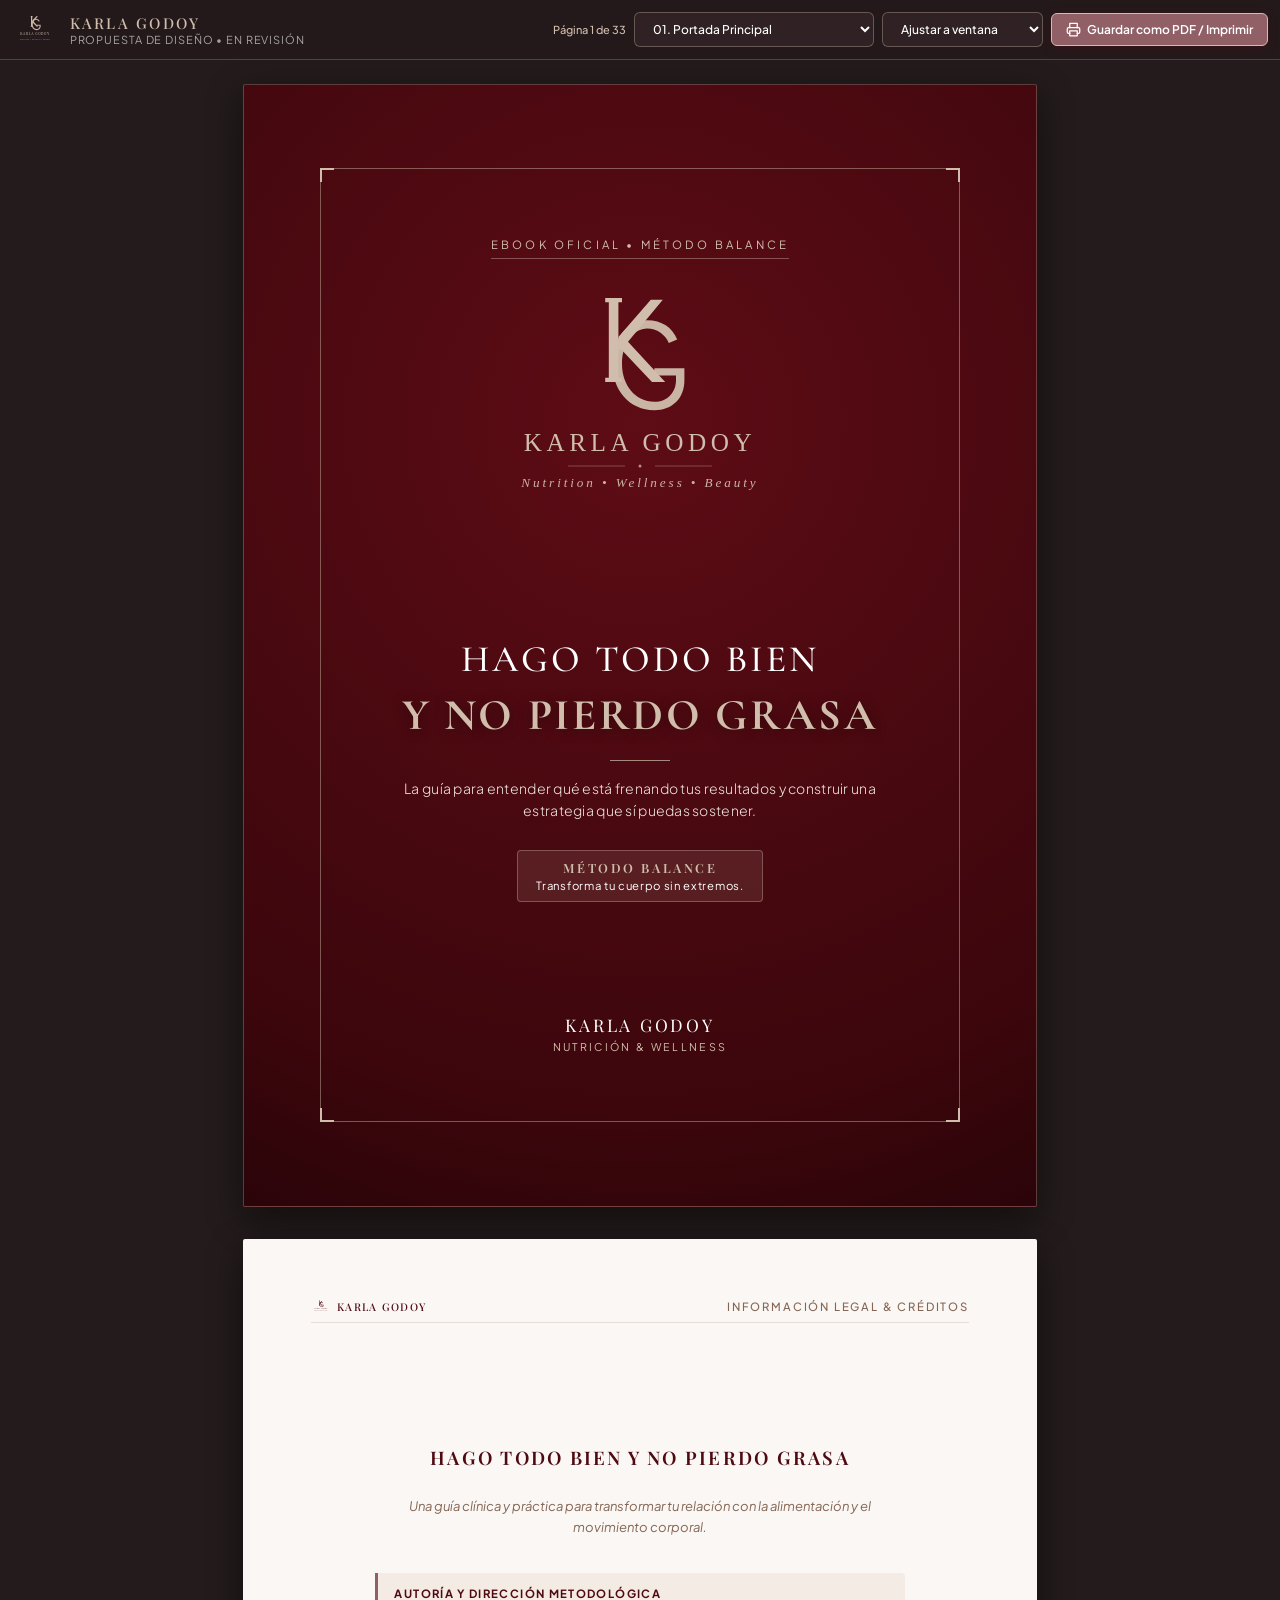
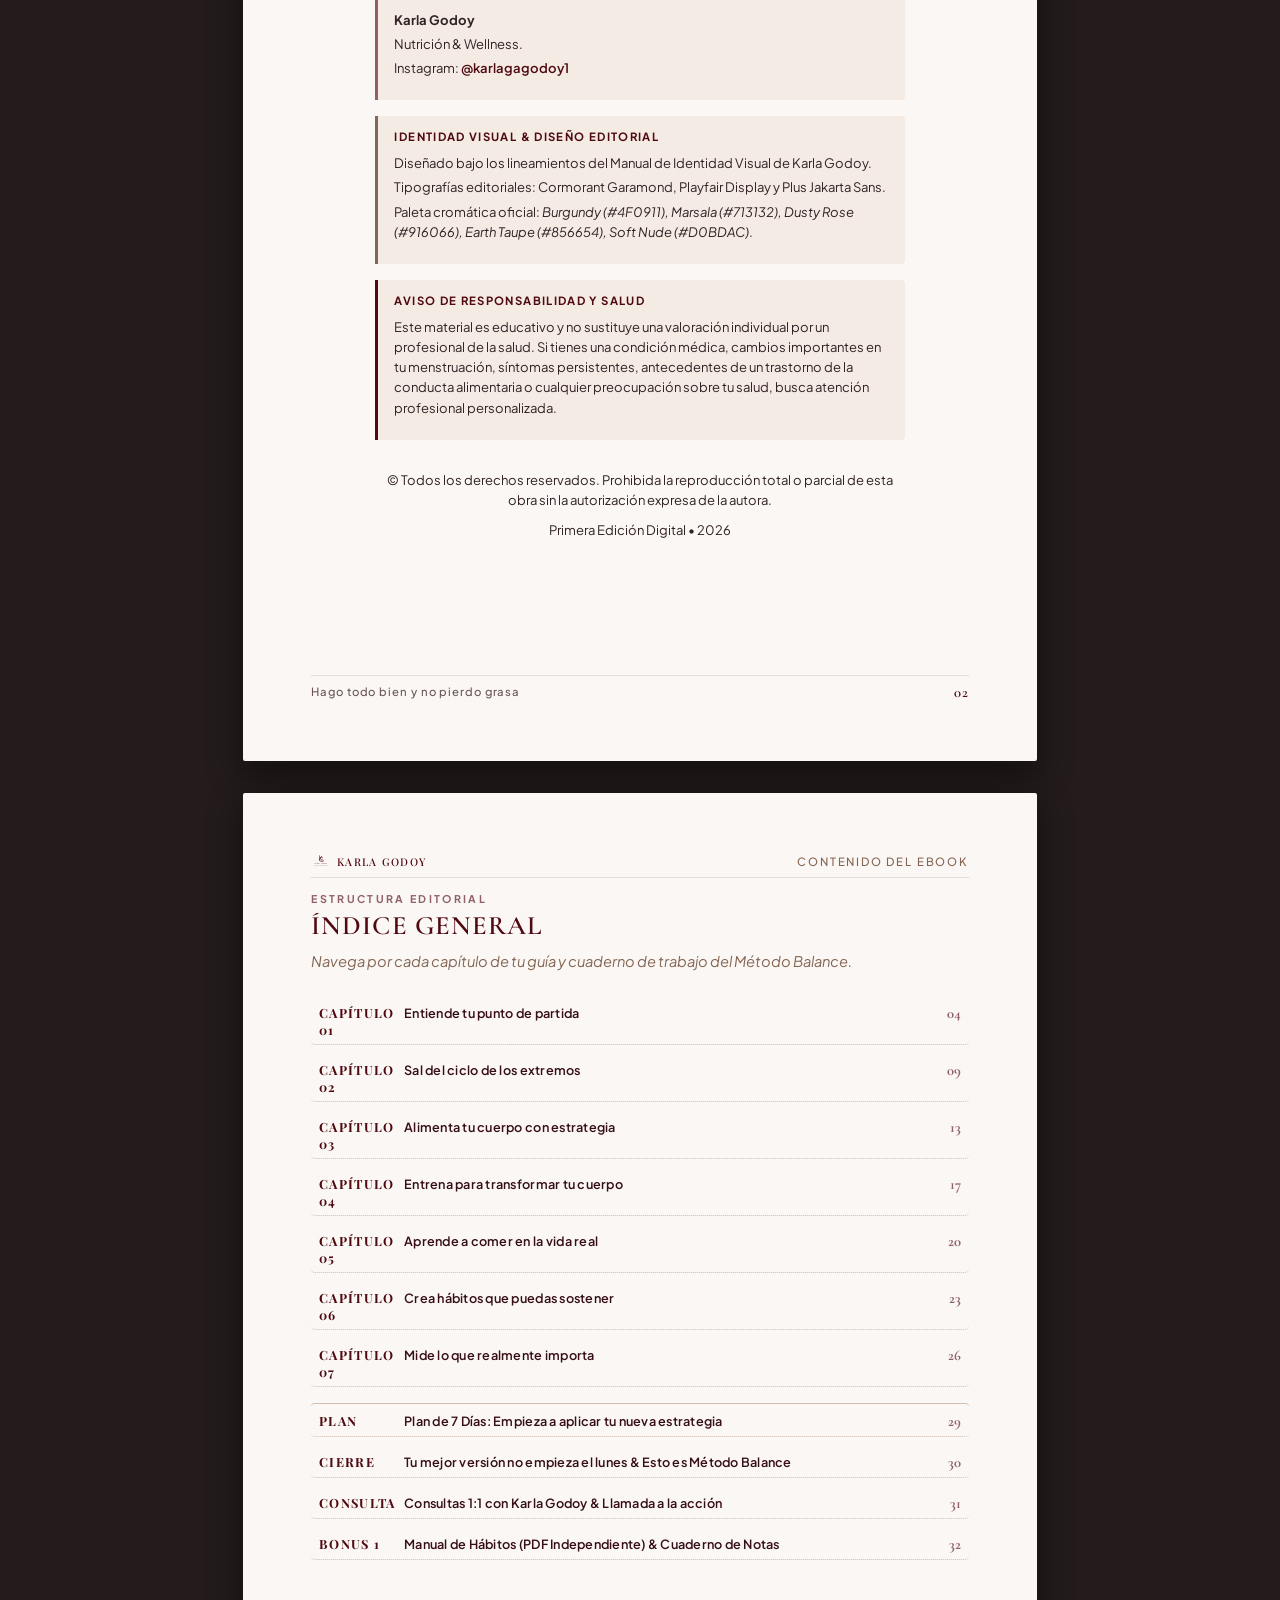
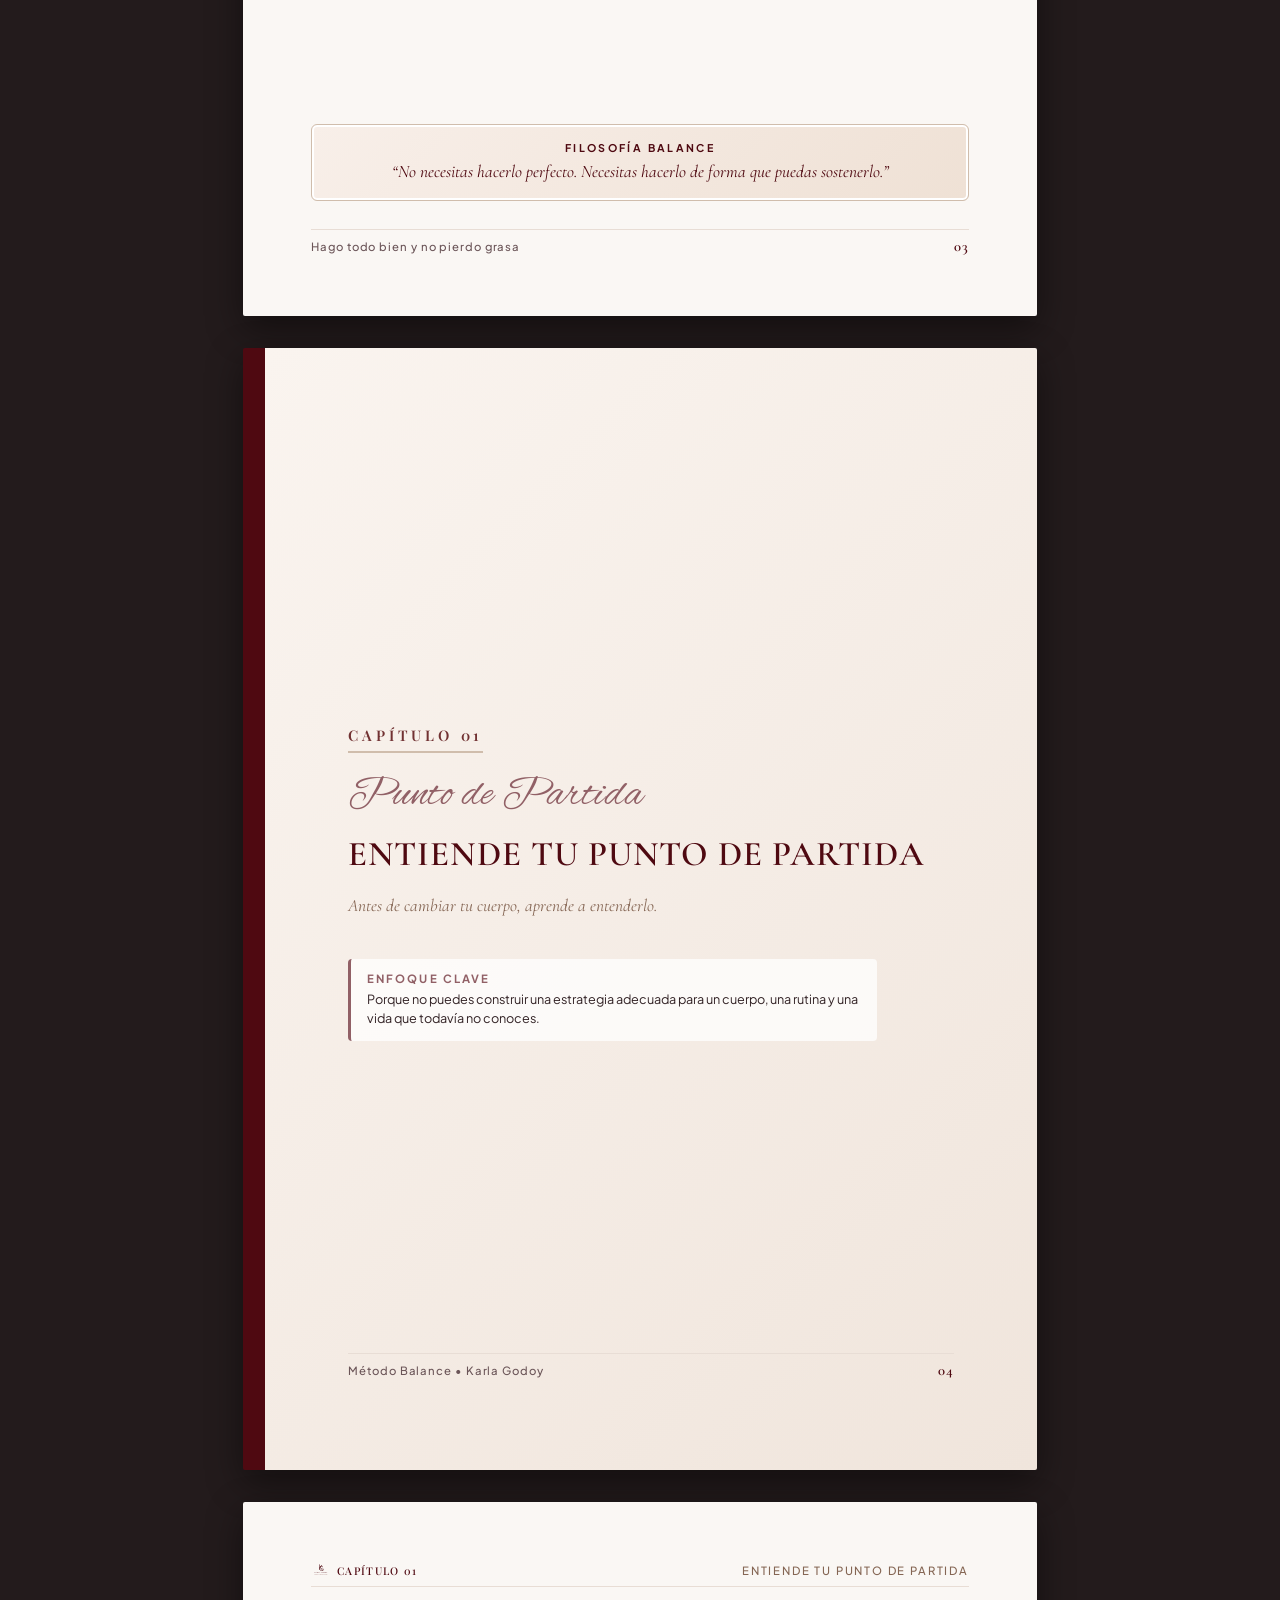
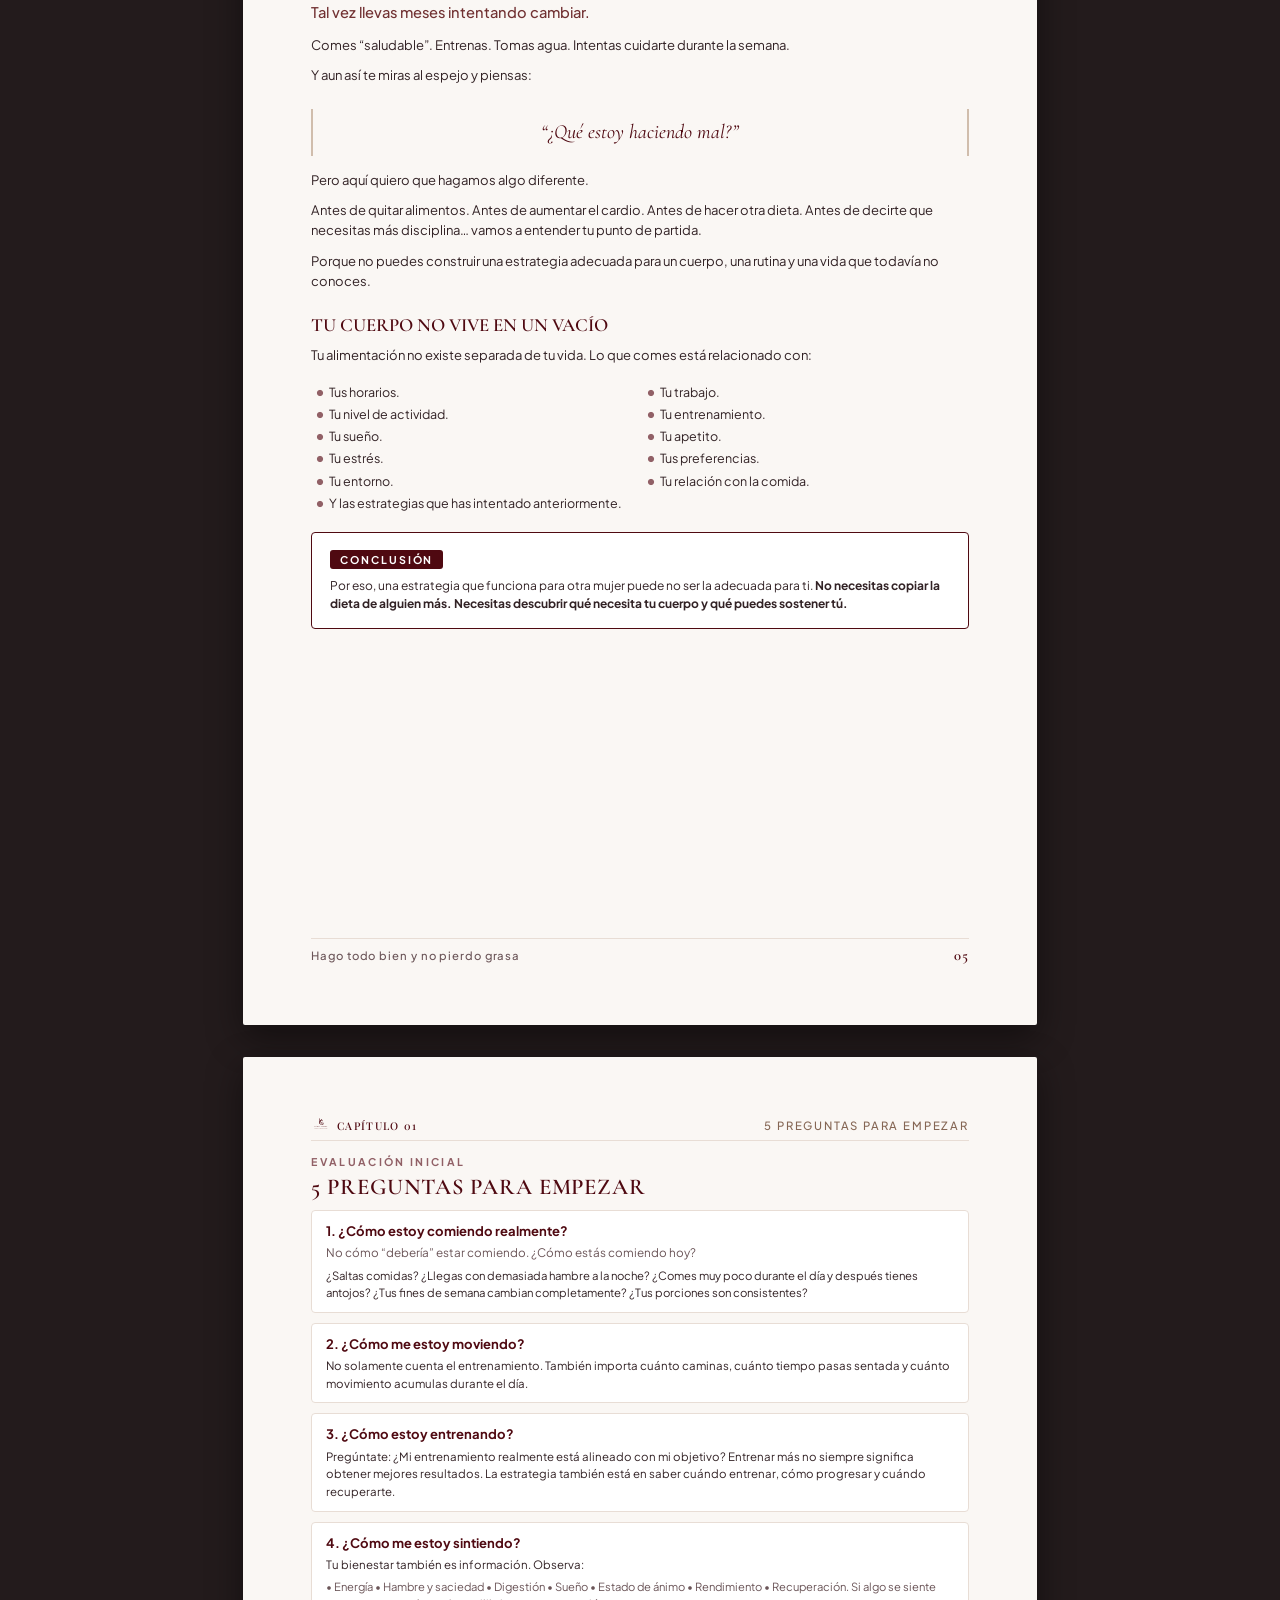
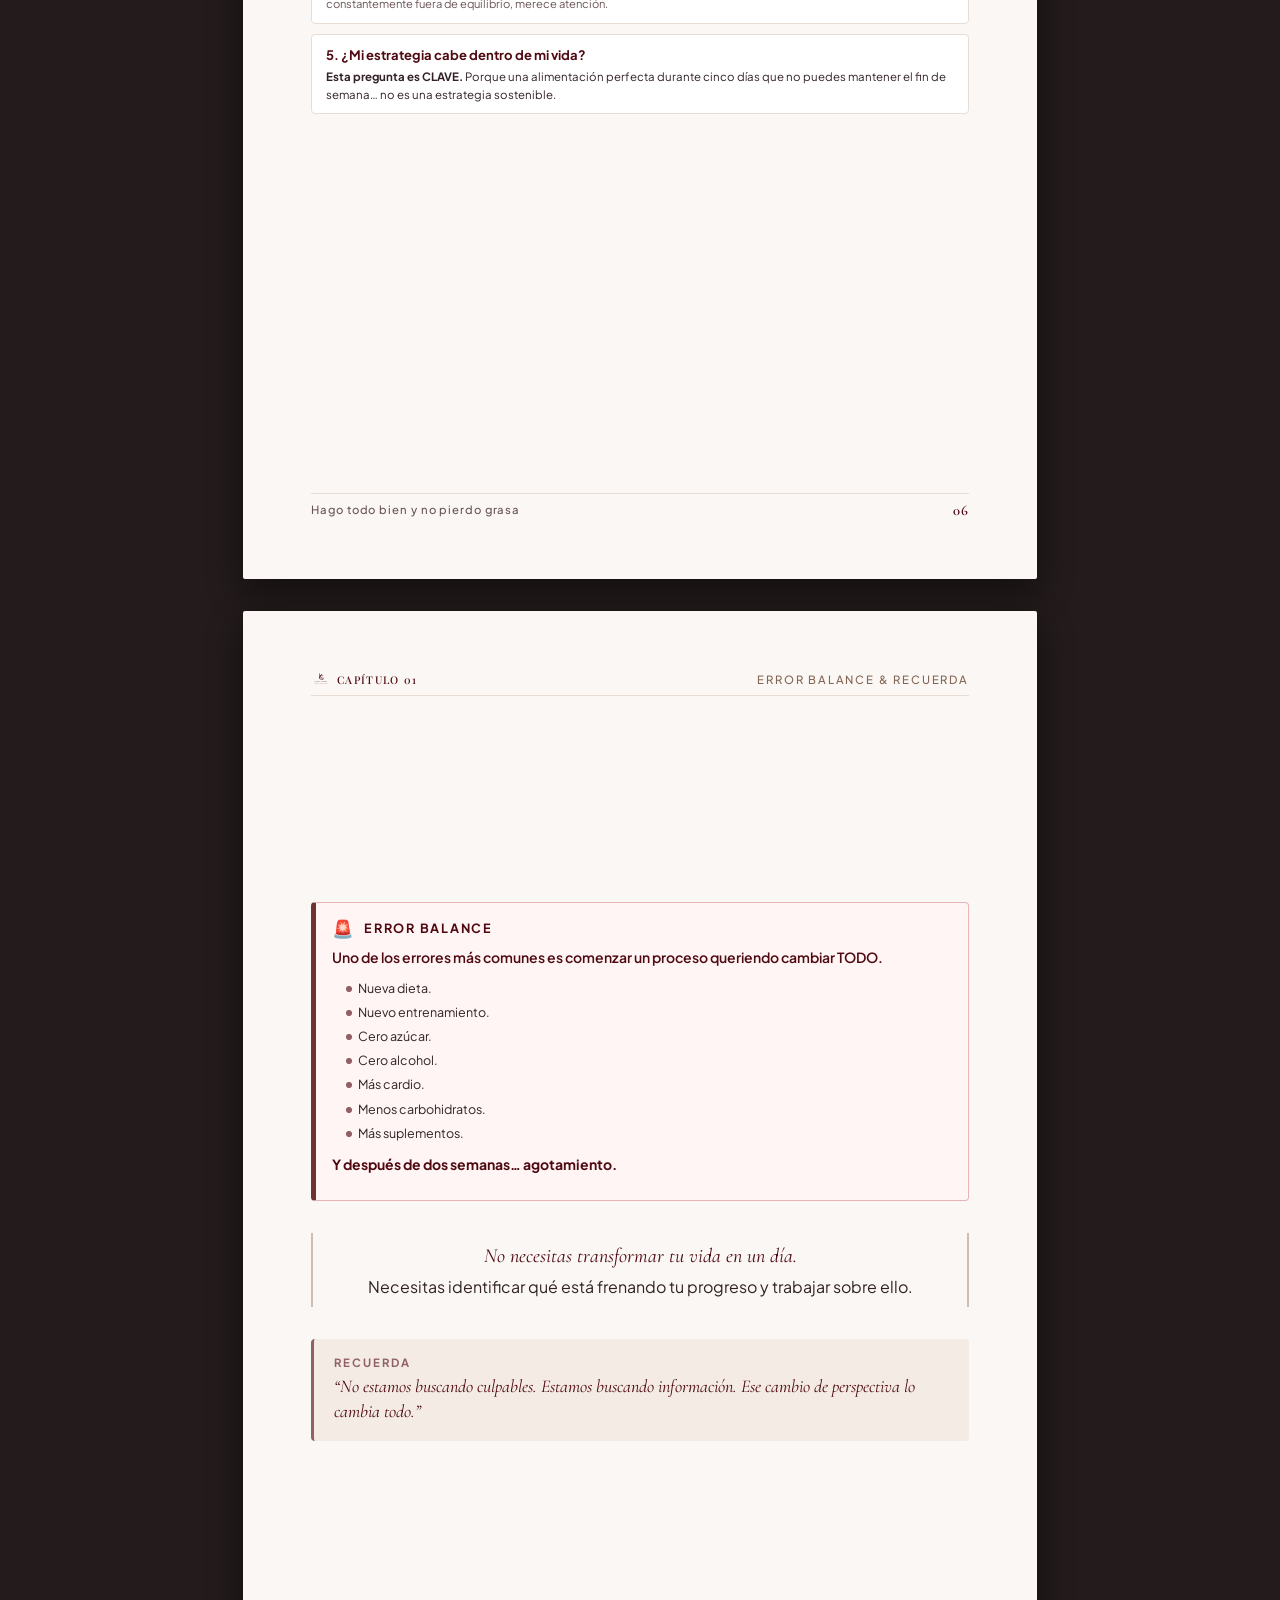
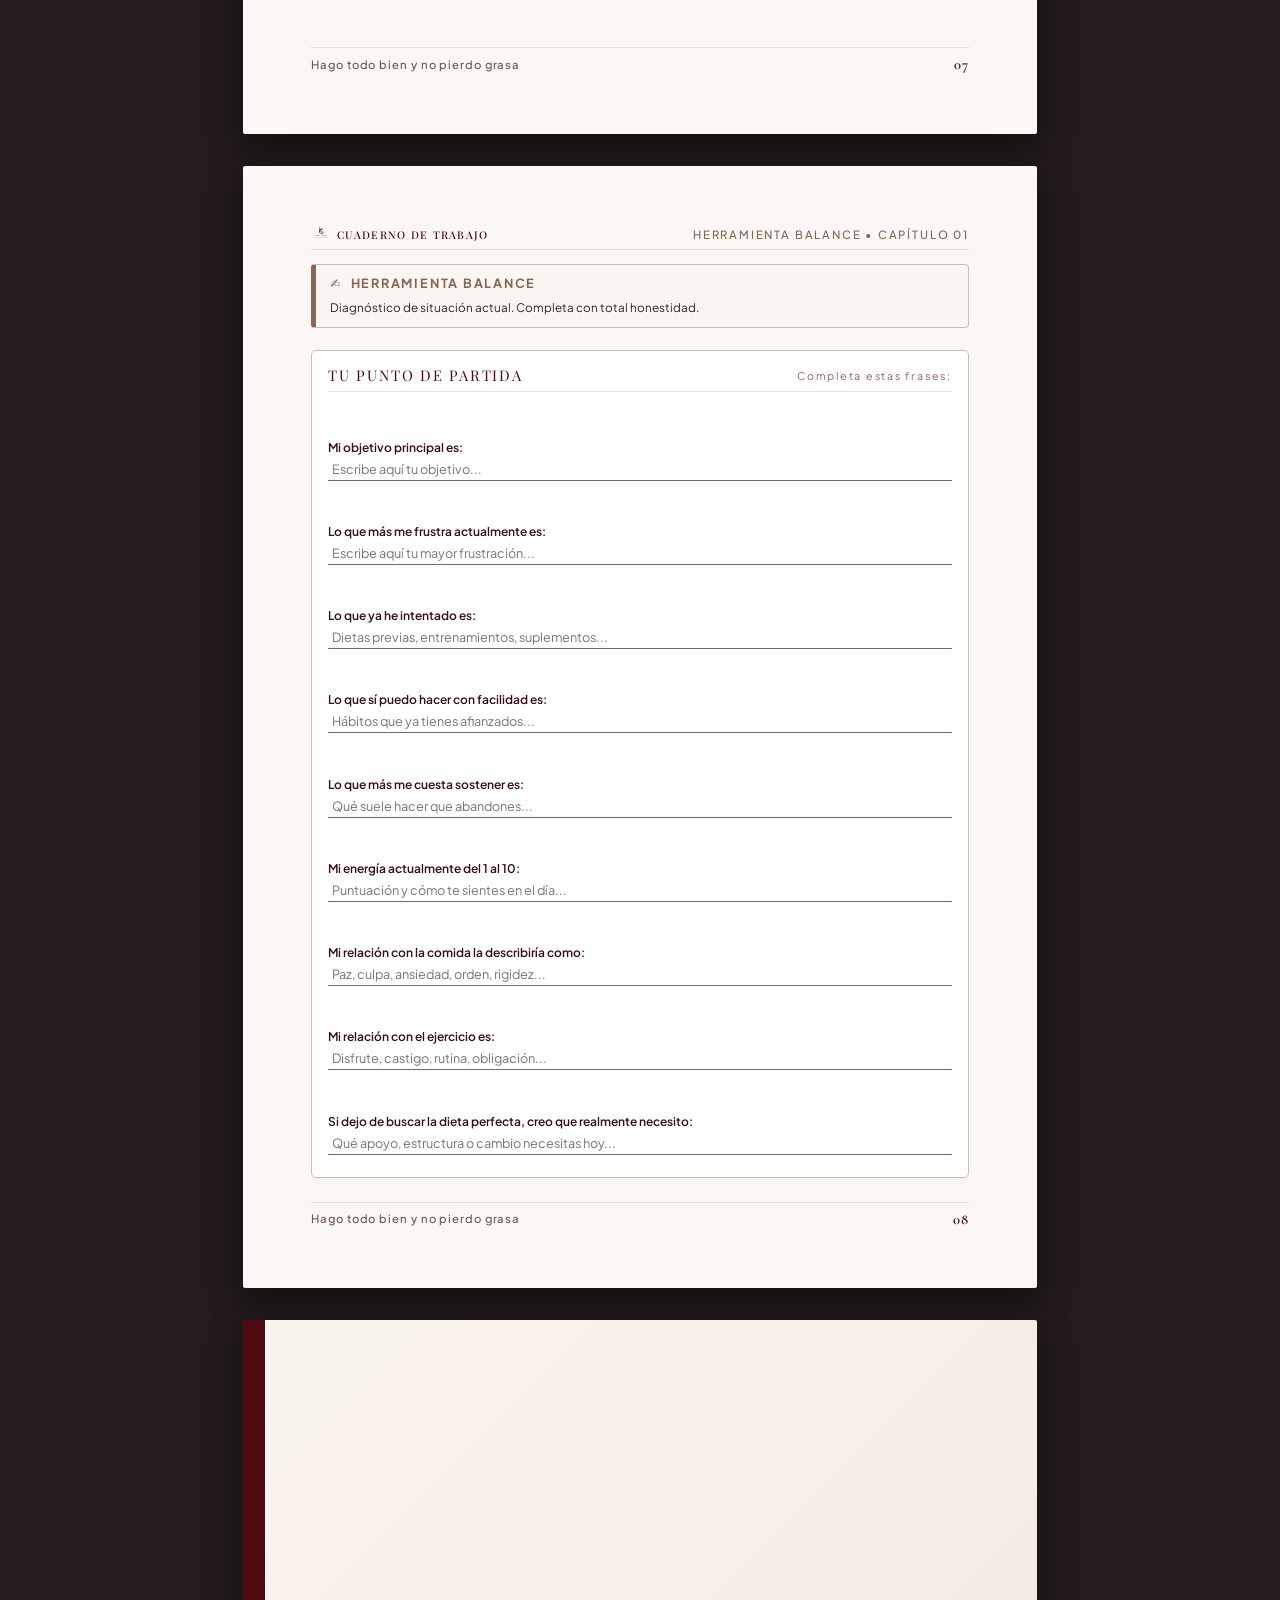
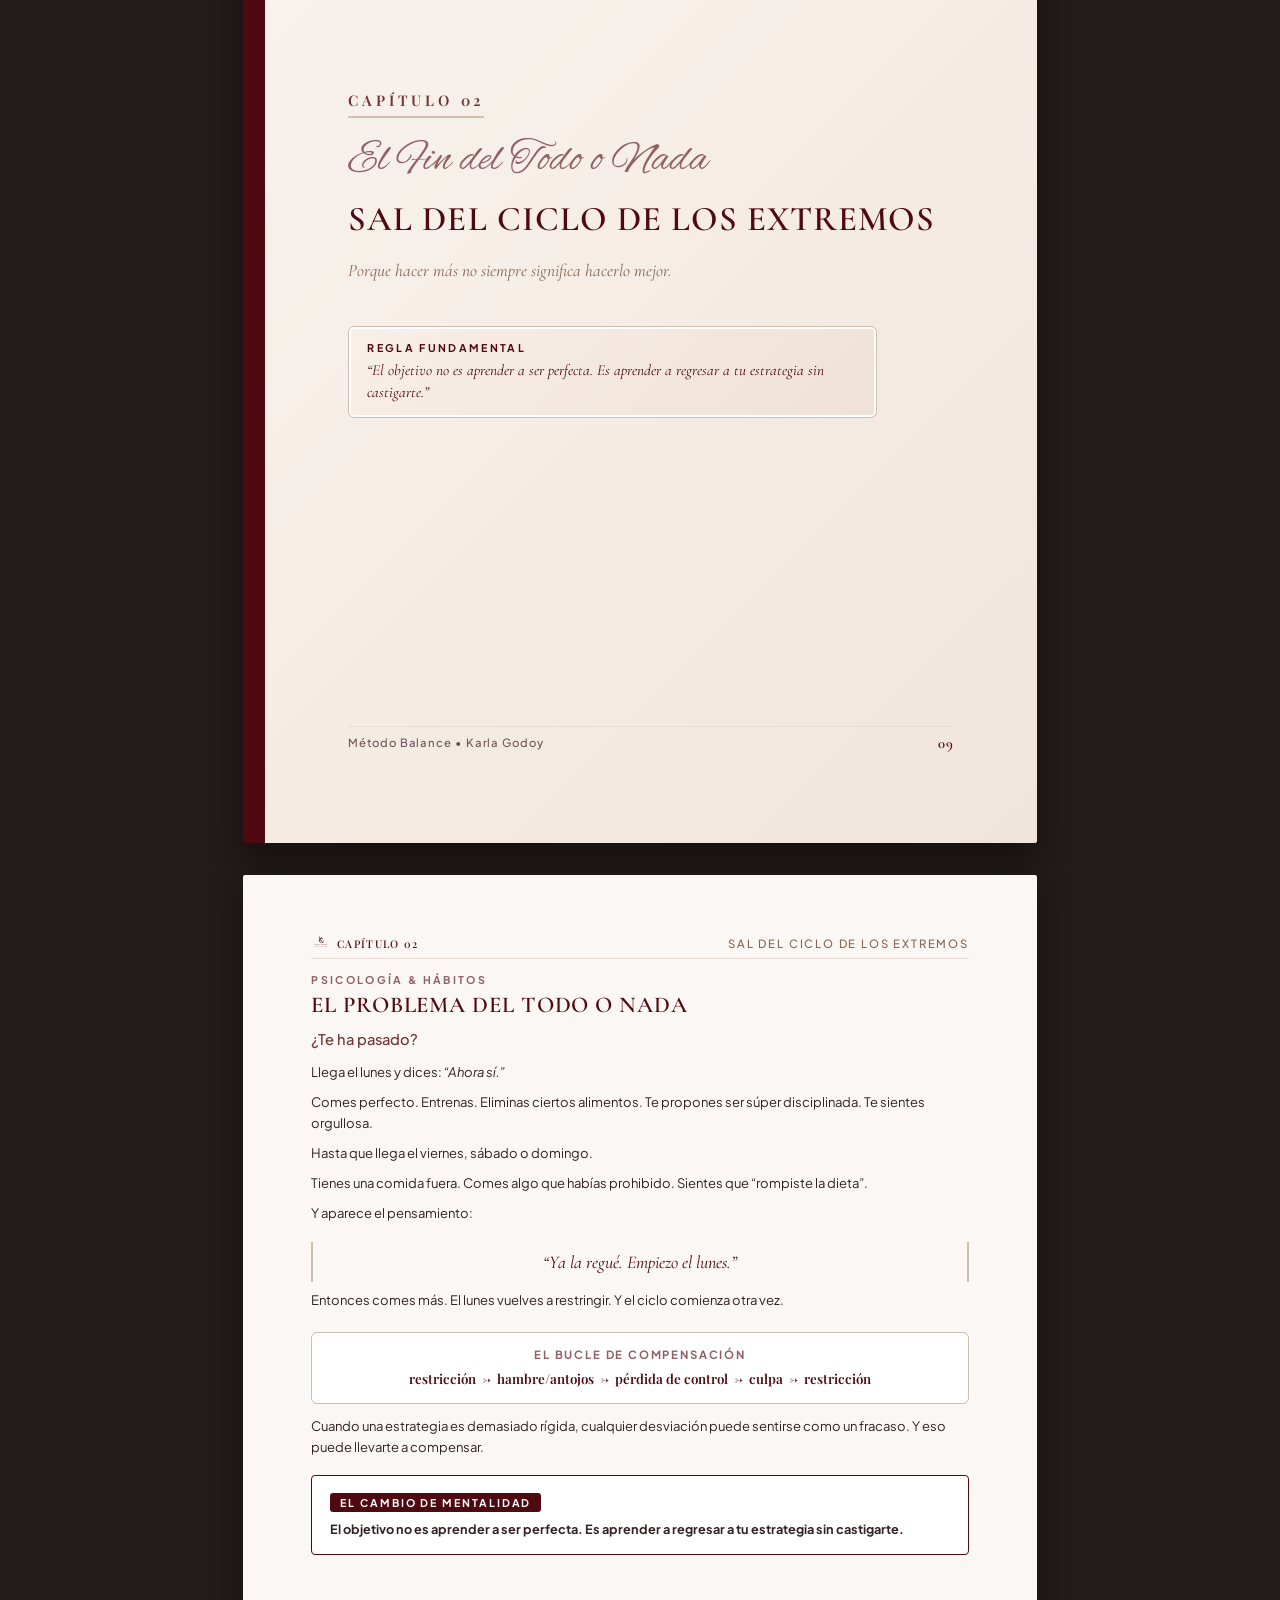
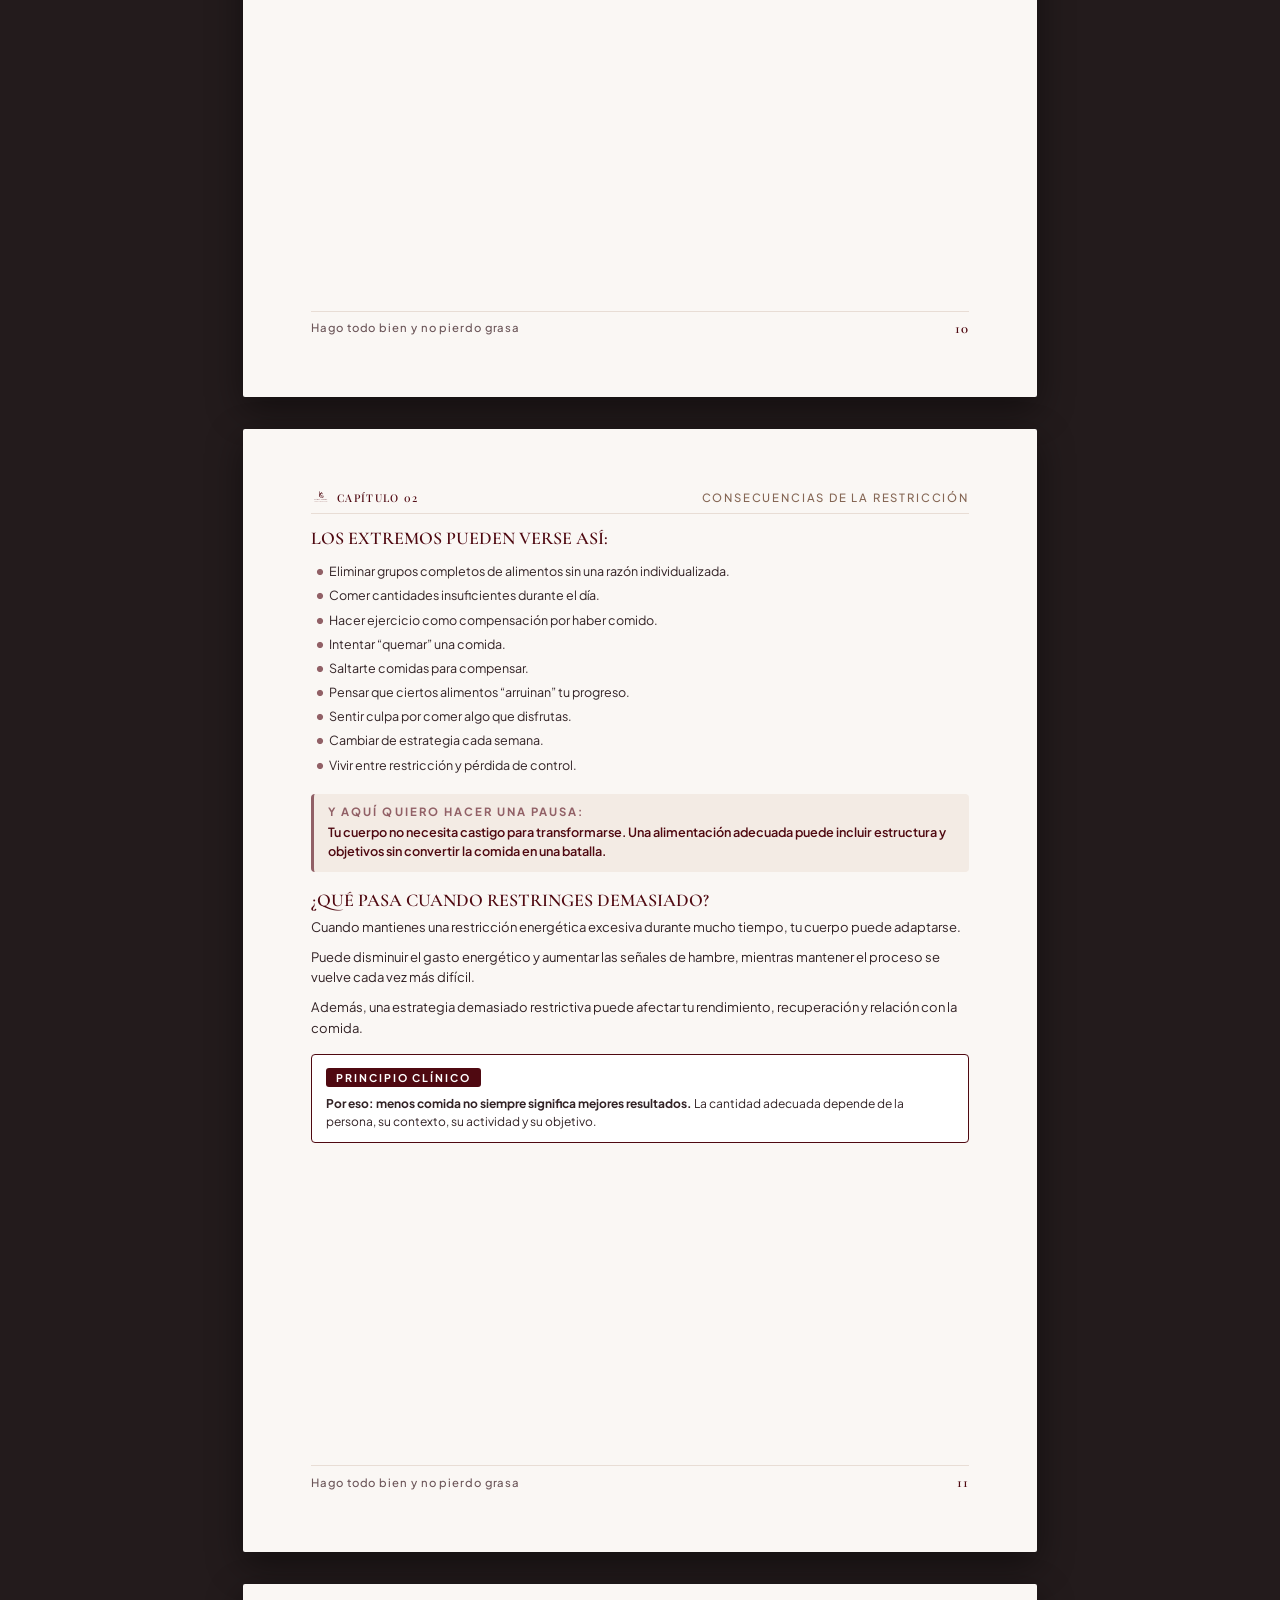
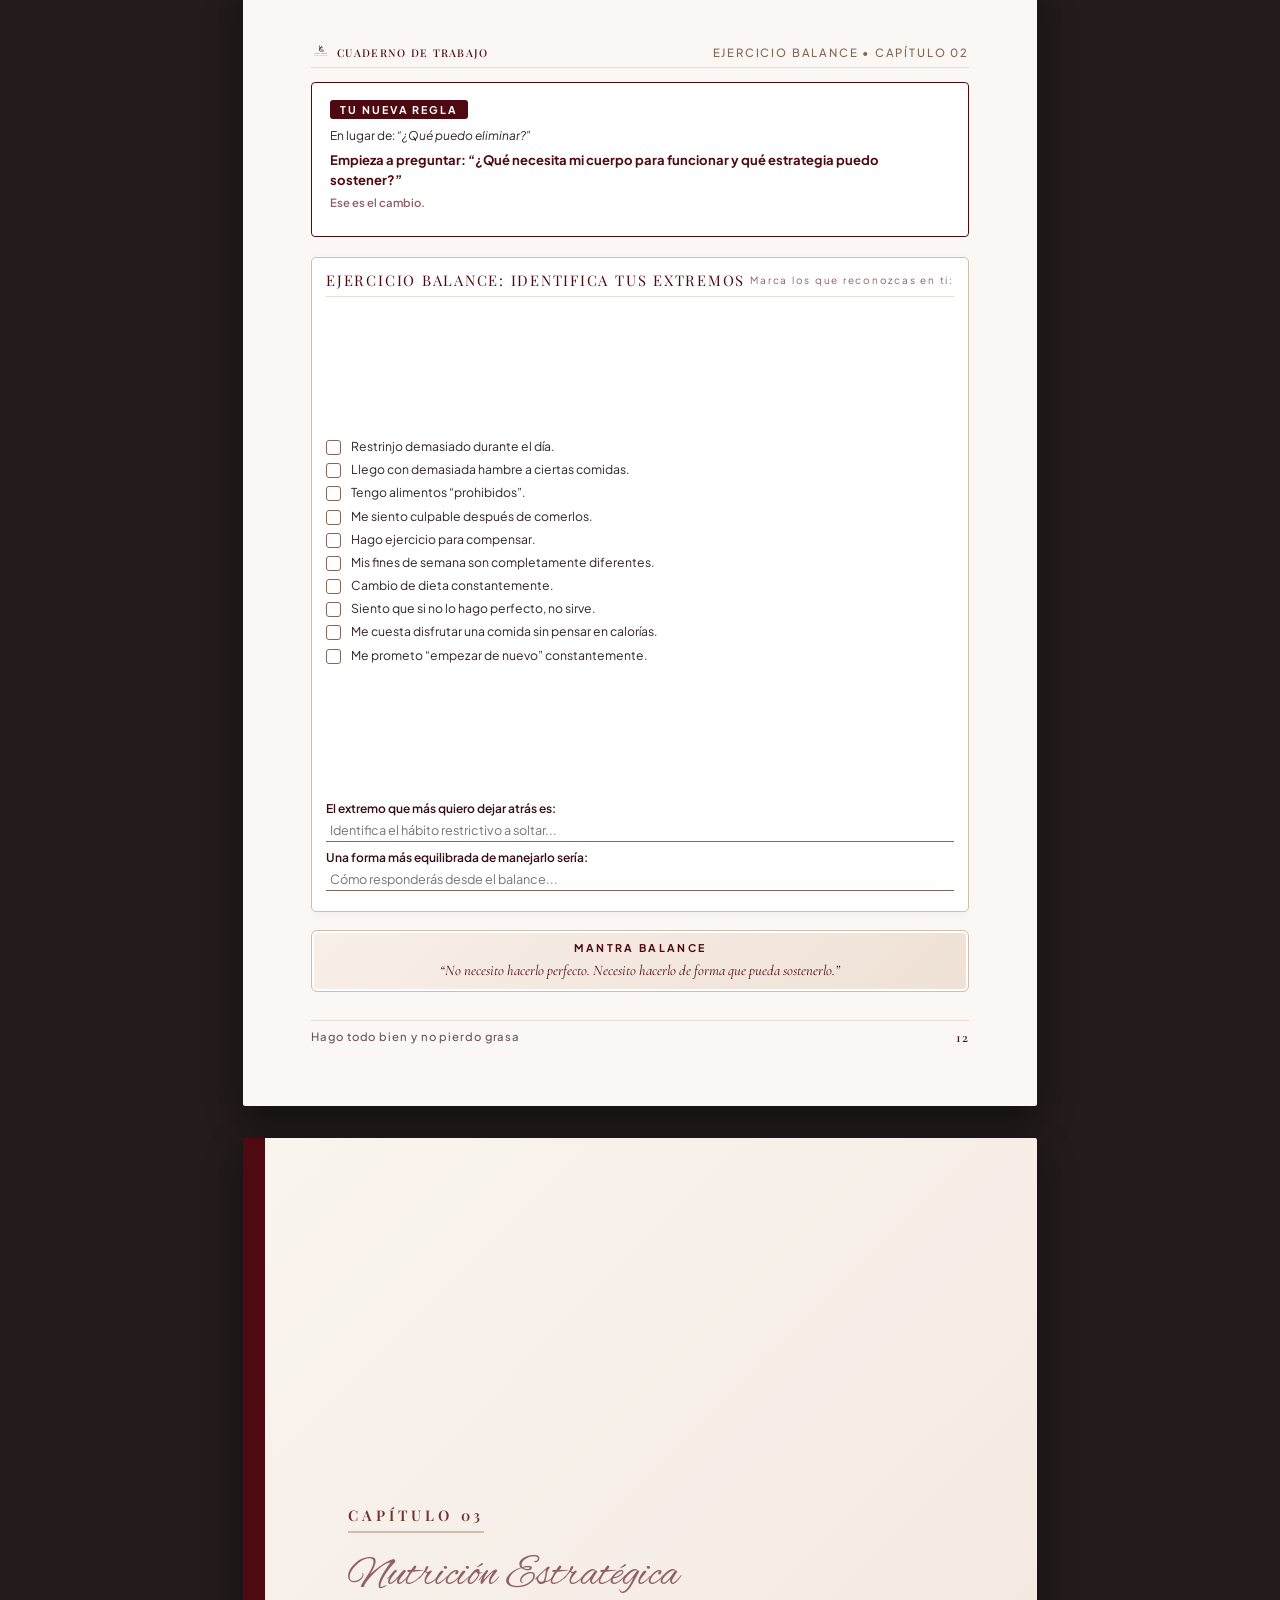
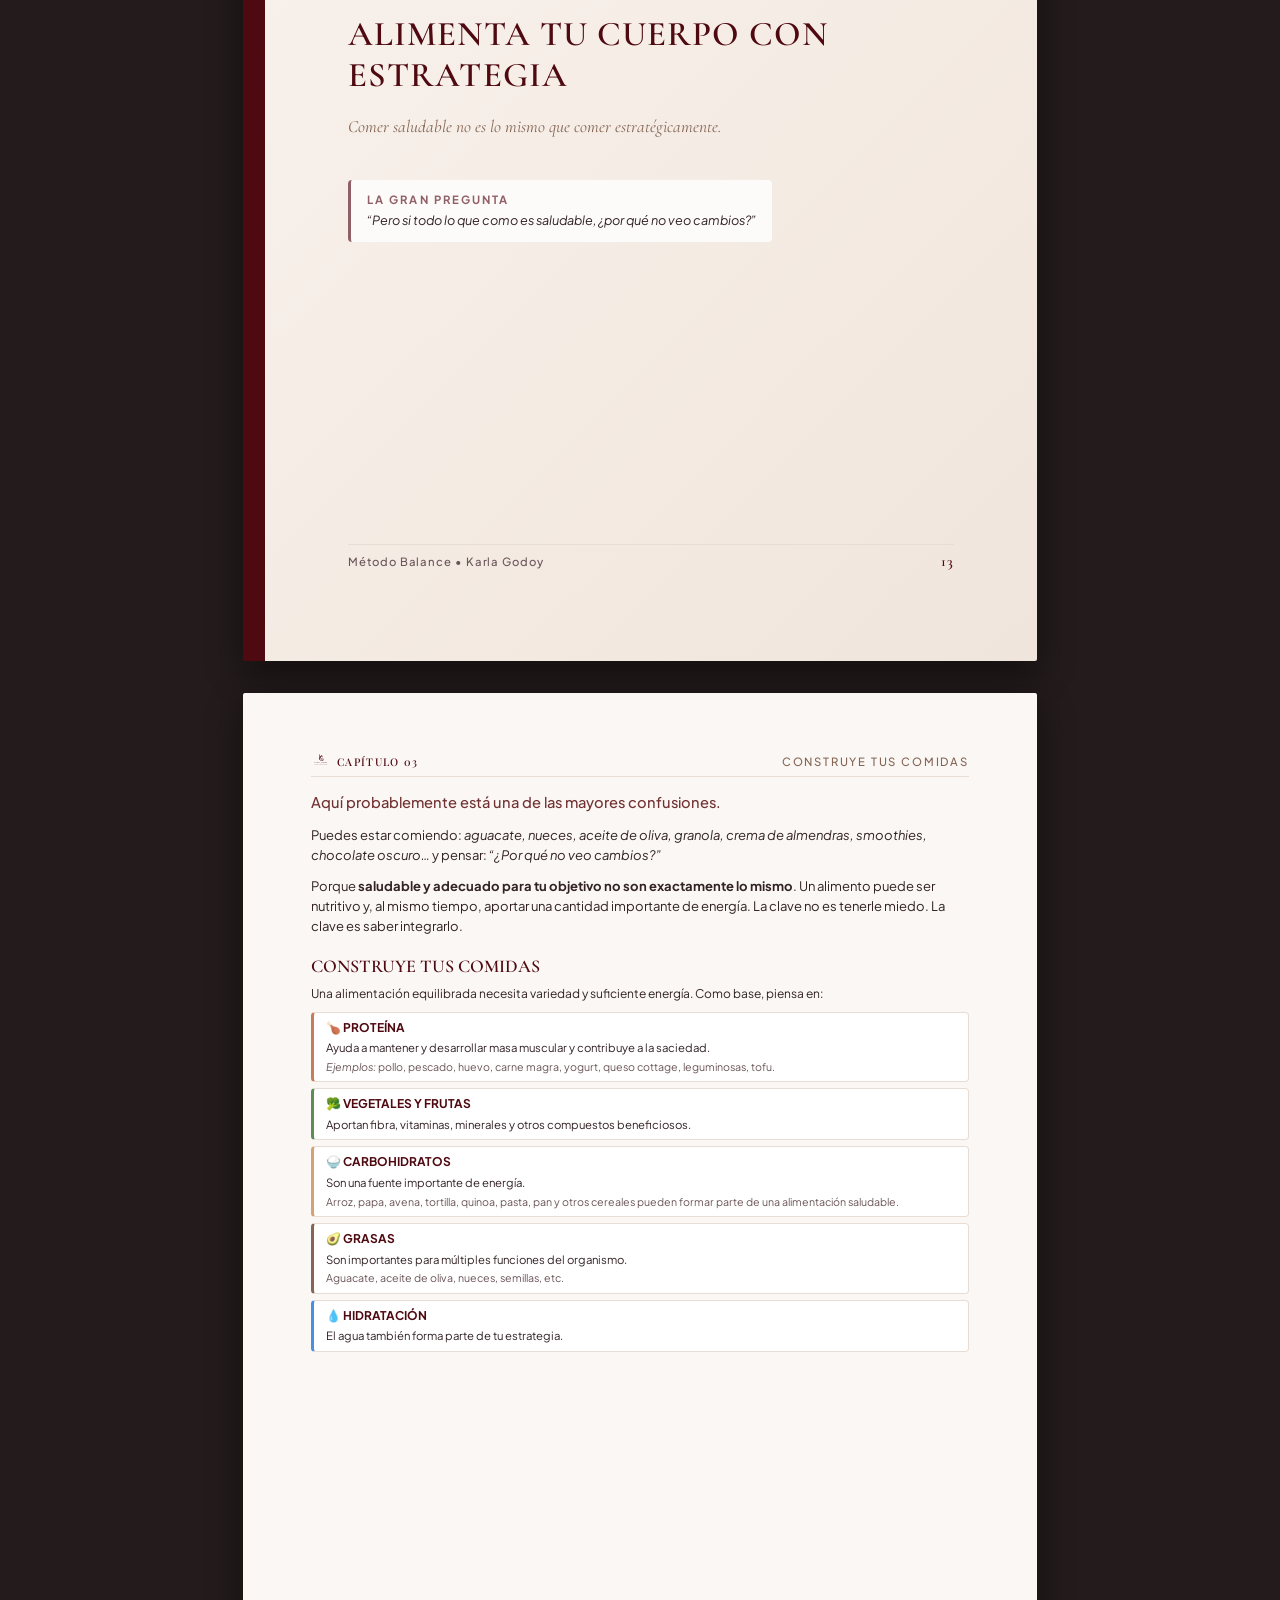
<file: ebooks/hago-todo-bien/variacion-1-marsala.html>
<!DOCTYPE html>
<html lang="es">
<head><meta name="robots" content="noindex, nofollow">
  <meta charset="UTF-8">
  <meta name="viewport" content="width=device-width, initial-scale=1.0">
  <title>Ebook - Hago Todo Bien y No Pierdo Grasa | Karla Godoy | Variación 1 Marsala</title>
  <meta name="description" content="La guía para entender qué está frenando tus resultados y construir una estrategia que sí puedas sostener. Por la nutrióloga Karla Godoy - Método Balance.">
  <!-- Tipografías aprobadas para la identidad editorial de Karla Godoy. -->
  <link rel="preconnect" href="https://fonts.googleapis.com">
  <link rel="preconnect" href="https://fonts.gstatic.com" crossorigin>
  <link href="https://fonts.googleapis.com/css2?family=Alex+Brush&family=Cormorant+Garamond:ital,wght@0,400;0,500;0,600;0,700;1,400;1,600&family=Playfair+Display:ital,wght@0,400;0,600;0,700;1,400&family=Plus+Jakarta+Sans:wght@300;400;500;600;700&display=swap" rel="stylesheet">

  <!-- Estilos del Ebook -->
  <link rel="stylesheet" href="css/styles.css">
  <link rel="stylesheet" href="css/print.css" media="print">

  <!-- Icono favicon -->
  <link rel="icon" type="image/svg+xml" href="assets/images/logo-dark.svg">
</head>
<body>

  <!-- ========================================================================
       BARRA DE HERRAMIENTAS DE LECTURA Y EXPORTACIÓN (TOOLBAR)
       ======================================================================== -->
  <header class="reader-toolbar" id="reader-toolbar">
    <div class="toolbar-brand">
      <img src="assets/images/logo-light.svg" alt="Karla Godoy Logo" style="height: 32px;">
      <div>
        <div class="toolbar-brand-title">KARLA GODOY</div>
        <div class="toolbar-brand-subtitle">Propuesta de diseño • En revisión</div>
      </div>
    </div>

    <div class="toolbar-controls">
      <span id="page-counter" style="font-size: 11px; color: var(--kg-soft-nude); font-weight: 500;">Página 1 de 33</span>

      <select id="page-select" class="toolbar-select" title="Saltar a página">
        <!-- Opciones generadas por JS -->
      </select>

      <select id="zoom-select" class="toolbar-select" title="Escala de vista">
        <option value="1">Zoom: 100%</option>
        <option value="0.9">Zoom: 90%</option>
        <option value="0.8">Zoom: 80%</option>
        <option value="fit">Ajustar a ventana</option>
      </select>

      <button id="btn-print" class="toolbar-btn toolbar-btn-primary" title="Exportar a PDF o Imprimir en A4">
        <svg width="15" height="15" viewBox="0 0 24 24" fill="none" stroke="currentColor" stroke-width="2" stroke-linecap="round" stroke-linejoin="round">
          <polyline points="6 9 6 2 18 2 18 9"></polyline>
          <path d="M6 18H4a2 2 0 0 1-2-2v-5a2 2 0 0 1 2-2h16a2 2 0 0 1 2 2v5a2 2 0 0 1-2 2h-2"></path>
          <rect x="6" y="14" width="12" height="8"></rect>
        </svg>
        Guardar como PDF / Imprimir
      </button>
    </div>
  </header>

  <!-- ========================================================================
       CONTENEDOR GENERAL DE PÁGINAS A4
       ======================================================================== -->
  <main class="ebook-viewport" id="ebook-viewport">

    <!-- ----------------------------------------------------------------------
         PÁGINA 01: PORTADA PRINCIPAL
         ---------------------------------------------------------------------- -->
    <article class="ebook-page page-cover" id="page-1" data-title="Portada Principal">
      <div class="cover-frame">
        <div class="cover-corner-accent cover-corner-tl"></div>
        <div class="cover-corner-accent cover-corner-tr"></div>
        <div class="cover-corner-accent cover-corner-bl"></div>
        <div class="cover-corner-accent cover-corner-br"></div>

        <div class="cover-top-section">
          <div class="cover-badge">EBOOK OFICIAL • MÉTODO BALANCE</div>
          <div class="cover-logo-wrap">
            <img src="assets/images/logo-light.svg" alt="Karla Godoy - Nutrition • Wellness • Beauty" style="width: 100%;">
          </div>
        </div>

        <div class="cover-titles">
          <h1 class="cover-title-top">HAGO TODO BIEN</h1>
          <!-- Destacado en rosa/nude de marca según especificación obligatoria -->
          <span class="cover-title-highlight">Y NO PIERDO GRASA</span>

          <div class="cover-divider"></div>

          <p class="cover-subtitle">
            La guía para entender qué está frenando tus resultados y construir una estrategia que sí puedas sostener.
          </p>

          <div class="cover-method-box">
            <div class="cover-method-label">MÉTODO BALANCE</div>
            <div class="cover-method-slogan">Transforma tu cuerpo sin extremos.</div>
          </div>
        </div>

        <div class="cover-bottom-section">
          <div class="cover-author">KARLA GODOY</div>
          <div class="cover-author-role">Nutrición &amp; Wellness</div>
        </div>
      </div>
    </article>

    <!-- ----------------------------------------------------------------------
         PÁGINA 02: PÁGINA LEGAL Y DE CRÉDITOS
         ---------------------------------------------------------------------- -->
    <article class="ebook-page page-legal" id="page-2" data-title="Página Legal y Créditos">
      <header class="page-header">
        <div class="page-header-logo">
          <img src="assets/images/logo-dark.svg" alt="KG" style="height: 14px;">
          <span>Karla Godoy</span>
        </div>
        <div>Información Legal &amp; Créditos</div>
      </header>

      <div class="page-body">
        <div class="legal-content">
          <h2 class="legal-title">HAGO TODO BIEN Y NO PIERDO GRASA</h2>
          <p style="text-align: center; font-style: italic; color: var(--kg-earth-taupe); margin-bottom: 20px;">
            Una guía clínica y práctica para transformar tu relación con la alimentación y el movimiento corporal.
          </p>

          <div class="legal-box">
            <h5>Autoría y Dirección Metodológica</h5>
            <p style="margin-bottom: 4px;"><strong>Karla Godoy</strong></p>
            <p style="margin-bottom: 4px;">Nutrición &amp; Wellness.</p>
            <p>Instagram: <a href="https://instagram.com/karlagagodoy1" target="_blank" rel="noopener noreferrer" style="color: var(--kg-burgundy-deep); text-decoration: none; font-weight: 600;">@karlagagodoy1</a></p>
          </div>

          <div class="legal-box" style="border-left-color: var(--kg-earth-taupe);">
            <h5>Identidad Visual &amp; Diseño Editorial</h5>
            <p style="margin-bottom: 4px;">Diseñado bajo los lineamientos del Manual de Identidad Visual de Karla Godoy.</p>
            <p style="margin-bottom: 4px;">Tipografías editoriales: Cormorant Garamond, Playfair Display y Plus Jakarta Sans.</p>
            <p>Paleta cromática oficial: <em>Burgundy (#4F0911), Marsala (#713132), Dusty Rose (#916066), Earth Taupe (#856654), Soft Nude (#D0BDAC)</em>.</p>
          </div>

          <div class="legal-box" style="border-left-color: var(--kg-burgundy-deep);">
            <h5>Aviso de Responsabilidad y Salud</h5>
            <p>
              Este material es educativo y no sustituye una valoración individual por un profesional de la salud. Si tienes una condición médica, cambios importantes en tu menstruación, síntomas persistentes, antecedentes de un trastorno de la conducta alimentaria o cualquier preocupación sobre tu salud, busca atención profesional personalizada.
            </p>
          </div>

          <div style="text-align: center; margin-top: 14px; font-size: 8pt; color: var(--kg-text-muted);">
            <p>© Todos los derechos reservados. Prohibida la reproducción total o parcial de esta obra sin la autorización expresa de la autora.</p>
            <p>Primera Edición Digital • 2026</p>
          </div>
        </div>
      </div>

      <footer class="page-footer">
        <div>Hago todo bien y no pierdo grasa</div>
        <div class="page-number">02</div>
      </footer>
    </article>

    <!-- ----------------------------------------------------------------------
         PÁGINA 03: ÍNDICE GENERAL (TABLE OF CONTENTS)
         ---------------------------------------------------------------------- -->
    <article class="ebook-page page-toc" id="page-3" data-title="Índice General">
      <header class="page-header">
        <div class="page-header-logo">
          <img src="assets/images/logo-dark.svg" alt="KG" style="height: 14px;">
          <span>Karla Godoy</span>
        </div>
        <div>Contenido del Ebook</div>
      </header>

      <div class="page-body">
        <span class="chapter-number-pill">Estructura Editorial</span>
        <h2 class="page-main-title">ÍNDICE GENERAL</h2>
        <p class="page-subtitle">Navega por cada capítulo de tu guía y cuaderno de trabajo del Método Balance.</p>

        <div class="toc-list">
          <a href="#page-4" class="toc-item">
            <span class="toc-num">CAPÍTULO 01</span>
            <span class="toc-title">Entiende tu punto de partida</span>
            <span class="toc-page">04</span>
          </a>
          <a href="#page-9" class="toc-item">
            <span class="toc-num">CAPÍTULO 02</span>
            <span class="toc-title">Sal del ciclo de los extremos</span>
            <span class="toc-page">09</span>
          </a>
          <a href="#page-13" class="toc-item">
            <span class="toc-num">CAPÍTULO 03</span>
            <span class="toc-title">Alimenta tu cuerpo con estrategia</span>
            <span class="toc-page">13</span>
          </a>
          <a href="#page-17" class="toc-item">
            <span class="toc-num">CAPÍTULO 04</span>
            <span class="toc-title">Entrena para transformar tu cuerpo</span>
            <span class="toc-page">17</span>
          </a>
          <a href="#page-20" class="toc-item">
            <span class="toc-num">CAPÍTULO 05</span>
            <span class="toc-title">Aprende a comer en la vida real</span>
            <span class="toc-page">20</span>
          </a>
          <a href="#page-23" class="toc-item">
            <span class="toc-num">CAPÍTULO 06</span>
            <span class="toc-title">Crea hábitos que puedas sostener</span>
            <span class="toc-page">23</span>
          </a>
          <a href="#page-26" class="toc-item">
            <span class="toc-num">CAPÍTULO 07</span>
            <span class="toc-title">Mide lo que realmente importa</span>
            <span class="toc-page">26</span>
          </a>
          <a href="#page-29" class="toc-item" style="border-top: 1px solid var(--kg-border-strong); margin-top: 6px; padding-top: 8px;">
            <span class="toc-num">PLAN</span>
            <span class="toc-title">Plan de 7 Días: Empieza a aplicar tu nueva estrategia</span>
            <span class="toc-page">29</span>
          </a>
          <a href="#page-30" class="toc-item">
            <span class="toc-num">CIERRE</span>
            <span class="toc-title">Tu mejor versión no empieza el lunes &amp; Esto es Método Balance</span>
            <span class="toc-page">30</span>
          </a>
          <a href="#page-31" class="toc-item">
            <span class="toc-num">CONSULTA</span>
            <span class="toc-title">Consultas 1:1 con Karla Godoy &amp; Llamada a la acción</span>
            <span class="toc-page">31</span>
          </a>
          <a href="#page-32" class="toc-item">
            <span class="toc-num">BONUS 1</span>
            <span class="toc-title">Manual de Hábitos (PDF Independiente) &amp; Cuaderno de Notas</span>
            <span class="toc-page">32</span>
          </a>
        </div>

        <div class="box-mantra-balance" style="margin-top: auto;">
          <div class="box-mantra-tag">FILOSOFÍA BALANCE</div>
          <p class="box-mantra-text">“No necesitas hacerlo perfecto. Necesitas hacerlo de forma que puedas sostenerlo.”</p>
        </div>
      </div>

      <footer class="page-footer">
        <div>Hago todo bien y no pierdo grasa</div>
        <div class="page-number">03</div>
      </footer>
    </article>

    <!-- ----------------------------------------------------------------------
         PÁGINA 04: PORTADILLA CAPÍTULO 01
         ---------------------------------------------------------------------- -->
    <article class="ebook-page page-chapter-cover" id="page-4" data-title="Portadilla Capítulo 01">
      <div class="chapter-cover-inner">
        <span class="chapter-badge-large">CAPÍTULO 01</span>
        <div class="chapter-accent-script">Punto de Partida</div>
        <h2 class="chapter-title-large">ENTIENDE TU PUNTO DE PARTIDA</h2>
        <p class="chapter-subtitle-large">Antes de cambiar tu cuerpo, aprende a entenderlo.</p>

        <div class="box-recuerda" style="max-width: 140mm; background: rgba(255, 255, 255, 0.75);">
          <div class="box-recuerda-label">ENFOQUE CLAVE</div>
          <p style="margin: 0; font-size: 9.5pt;">Porque no puedes construir una estrategia adecuada para un cuerpo, una rutina y una vida que todavía no conoces.</p>
        </div>
      </div>
      <footer class="page-footer">
        <div>Método Balance • Karla Godoy</div>
        <div class="page-number">04</div>
      </footer>
    </article>

    <!-- ----------------------------------------------------------------------
         PÁGINA 05: CAPÍTULO 01 - CONTENIDO
         ---------------------------------------------------------------------- -->
    <article class="ebook-page" id="page-5" data-title="Capítulo 01 - Tu cuerpo no vive en un vacío">
      <header class="page-header">
        <div class="page-header-logo">
          <img src="assets/images/logo-dark.svg" alt="KG" style="height: 14px;">
          <span>Capítulo 01</span>
        </div>
        <div>Entiende tu punto de partida</div>
      </header>

      <div class="page-body">
        <p class="lead">Tal vez llevas meses intentando cambiar.</p>
        <p>Comes “saludable”. Entrenas. Tomas agua. Intentas cuidarte durante la semana.</p>
        <p>Y aun así te miras al espejo y piensas:</p>

        <div class="quote-highlight">“¿Qué estoy haciendo mal?”</div>

        <p>Pero aquí quiero que hagamos algo diferente.</p>
        <p>Antes de quitar alimentos. Antes de aumentar el cardio. Antes de hacer otra dieta. Antes de decirte que necesitas más disciplina… vamos a entender tu punto de partida.</p>
        <p>Porque no puedes construir una estrategia adecuada para un cuerpo, una rutina y una vida que todavía no conoces.</p>

        <h3 style="font-size: 14pt; margin-top: 14px; margin-bottom: 8px; color: var(--kg-burgundy-deep);">TU CUERPO NO VIVE EN UN VACÍO</h3>
        <p>Tu alimentación no existe separada de tu vida. Lo que comes está relacionado con:</p>

        <ul class="editorial-list" style="display: grid; grid-template-columns: 1fr 1fr; gap: 4px;">
          <li>Tus horarios.</li>
          <li>Tu trabajo.</li>
          <li>Tu nivel de actividad.</li>
          <li>Tu entrenamiento.</li>
          <li>Tu sueño.</li>
          <li>Tu apetito.</li>
          <li>Tu estrés.</li>
          <li>Tus preferencias.</li>
          <li>Tu entorno.</li>
          <li>Tu relación con la comida.</li>
          <li style="grid-column: span 2;">Y las estrategias que has intentado anteriormente.</li>
        </ul>

        <div class="box-tu-nueva-regla" style="margin-top: 8px;">
          <span class="box-regla-tag">CONCLUSIÓN</span>
          <p style="margin: 0; font-size: 9pt;">Por eso, una estrategia que funciona para otra mujer puede no ser la adecuada para ti. <strong>No necesitas copiar la dieta de alguien más. Necesitas descubrir qué necesita tu cuerpo y qué puedes sostener tú.</strong></p>
        </div>
      </div>

      <footer class="page-footer">
        <div>Hago todo bien y no pierdo grasa</div>
        <div class="page-number">05</div>
      </footer>
    </article>

    <!-- ----------------------------------------------------------------------
         PÁGINA 06: CAPÍTULO 01 - 5 PREGUNTAS PARA EMPEZAR
         ---------------------------------------------------------------------- -->
    <article class="ebook-page" id="page-6" data-title="Capítulo 01 - 5 Preguntas para empezar">
      <header class="page-header">
        <div class="page-header-logo">
          <img src="assets/images/logo-dark.svg" alt="KG" style="height: 14px;">
          <span>Capítulo 01</span>
        </div>
        <div>5 Preguntas para empezar</div>
      </header>

      <div class="page-body">
        <span class="chapter-number-pill">EVALUACIÓN INICIAL</span>
        <h2 class="page-main-title" style="font-size: 17pt;">5 PREGUNTAS PARA EMPEZAR</h2>

        <div style="display: flex; flex-direction: column; gap: 10px;">
          <div style="background: #FFFFFF; border: 1px solid var(--kg-border-subtle); border-radius: 4px; padding: 10px 14px;">
            <p style="font-weight: 700; color: var(--kg-burgundy-deep); margin-bottom: 3px;">1. ¿Cómo estoy comiendo realmente?</p>
            <p style="font-size: 8.8pt; color: var(--kg-text-muted); margin-bottom: 4px;">No cómo “debería” estar comiendo. ¿Cómo estás comiendo hoy?</p>
            <p style="font-size: 8.5pt; margin: 0;">¿Saltas comidas? ¿Llegas con demasiada hambre a la noche? ¿Comes muy poco durante el día y después tienes antojos? ¿Tus fines de semana cambian completamente? ¿Tus porciones son consistentes?</p>
          </div>

          <div style="background: #FFFFFF; border: 1px solid var(--kg-border-subtle); border-radius: 4px; padding: 10px 14px;">
            <p style="font-weight: 700; color: var(--kg-burgundy-deep); margin-bottom: 3px;">2. ¿Cómo me estoy moviendo?</p>
            <p style="font-size: 8.6pt; margin: 0;">No solamente cuenta el entrenamiento. También importa cuánto caminas, cuánto tiempo pasas sentada y cuánto movimiento acumulas durante el día.</p>
          </div>

          <div style="background: #FFFFFF; border: 1px solid var(--kg-border-subtle); border-radius: 4px; padding: 10px 14px;">
            <p style="font-weight: 700; color: var(--kg-burgundy-deep); margin-bottom: 3px;">3. ¿Cómo estoy entrenando?</p>
            <p style="font-size: 8.6pt; margin: 0;">Pregúntate: ¿Mi entrenamiento realmente está alineado con mi objetivo? Entrenar más no siempre significa obtener mejores resultados. La estrategia también está en saber cuándo entrenar, cómo progresar y cuándo recuperarte.</p>
          </div>

          <div style="background: #FFFFFF; border: 1px solid var(--kg-border-subtle); border-radius: 4px; padding: 10px 14px;">
            <p style="font-weight: 700; color: var(--kg-burgundy-deep); margin-bottom: 3px;">4. ¿Cómo me estoy sintiendo?</p>
            <p style="font-size: 8.6pt; margin-bottom: 4px;">Tu bienestar también es información. Observa:</p>
            <p style="font-size: 8.4pt; color: var(--kg-text-muted); margin: 0;">• Energía • Hambre y saciedad • Digestión • Sueño • Estado de ánimo • Rendimiento • Recuperación. Si algo se siente constantemente fuera de equilibrio, merece atención.</p>
          </div>

          <div style="background: #FFFFFF; border: 1px solid var(--kg-border-subtle); border-radius: 4px; padding: 10px 14px;">
            <p style="font-weight: 700; color: var(--kg-burgundy-deep); margin-bottom: 3px;">5. ¿Mi estrategia cabe dentro de mi vida?</p>
            <p style="font-size: 8.6pt; margin: 0;"><strong>Esta pregunta es CLAVE.</strong> Porque una alimentación perfecta durante cinco días que no puedes mantener el fin de semana… no es una estrategia sostenible.</p>
          </div>
        </div>
      </div>

      <footer class="page-footer">
        <div>Hago todo bien y no pierdo grasa</div>
        <div class="page-number">06</div>
      </footer>
    </article>

    <!-- ----------------------------------------------------------------------
         PÁGINA 07: CAPÍTULO 01 - ERROR BALANCE & RECUERDA
         ---------------------------------------------------------------------- -->
    <article class="ebook-page" id="page-7" data-title="Capítulo 01 - Error Balance">
      <header class="page-header">
        <div class="page-header-logo">
          <img src="assets/images/logo-dark.svg" alt="KG" style="height: 14px;">
          <span>Capítulo 01</span>
        </div>
        <div>Error Balance &amp; Recuerda</div>
      </header>

      <div class="page-body" style="justify-content: center;">
        <div class="box-error-balance">
          <div class="box-error-header">
            <span class="box-error-icon">🚨</span>
            <span>ERROR BALANCE</span>
          </div>
          <p style="font-size: 10.5pt; font-weight: 600; color: var(--kg-burgundy-deep); margin-bottom: 10px;">
            Uno de los errores más comunes es comenzar un proceso queriendo cambiar TODO.
          </p>
          <ul class="editorial-list" style="margin-left: 8px;">
            <li>Nueva dieta.</li>
            <li>Nuevo entrenamiento.</li>
            <li>Cero azúcar.</li>
            <li>Cero alcohol.</li>
            <li>Más cardio.</li>
            <li>Menos carbohidratos.</li>
            <li>Más suplementos.</li>
          </ul>
          <p style="font-size: 10.5pt; font-weight: 700; color: var(--kg-burgundy-deep); margin-top: 8px;">
            Y después de dos semanas… agotamiento.
          </p>
        </div>

        <div class="quote-highlight" style="margin: 20px 0;">
          No necesitas transformar tu vida en un día.<br>
          <span style="font-size: 12pt; font-family: var(--font-sans); font-style: normal; color: var(--kg-text-body); display: block; margin-top: 6px;">
            Necesitas identificar qué está frenando tu progreso y trabajar sobre ello.
          </span>
        </div>

        <div class="box-recuerda" style="padding: 16px 20px;">
          <div class="box-recuerda-label">RECUERDA</div>
          <p style="font-family: var(--font-serif-display); font-size: 13.5pt; font-style: italic; color: var(--kg-burgundy-deep); line-height: 1.4; margin: 0;">
            “No estamos buscando culpables. Estamos buscando información. Ese cambio de perspectiva lo cambia todo.”
          </p>
        </div>
      </div>

      <footer class="page-footer">
        <div>Hago todo bien y no pierdo grasa</div>
        <div class="page-number">07</div>
      </footer>
    </article>

    <!-- ----------------------------------------------------------------------
         PÁGINA 08: CAPÍTULO 01 - CUADERNO DE TRABAJO: TU PUNTO DE PARTIDA
         ---------------------------------------------------------------------- -->
    <article class="ebook-page" id="page-8" data-title="Capítulo 01 - Cuaderno de Trabajo: Tu punto de partida">
      <header class="page-header">
        <div class="page-header-logo">
          <img src="assets/images/logo-dark.svg" alt="KG" style="height: 14px;">
          <span>Cuaderno de Trabajo</span>
        </div>
        <div>Herramienta Balance • Capítulo 01</div>
      </header>

      <div class="page-body">
        <div class="box-herramienta-balance" style="margin-top: 0; padding: 10px 14px;">
          <div class="box-herramienta-header">
            <span>✍️</span>
            <span>HERRAMIENTA BALANCE</span>
          </div>
          <p style="margin: 0; font-size: 8.8pt;">Diagnóstico de situación actual. Completa con total honestidad.</p>
        </div>

        <div class="box-ejercicio-balance" style="flex: 1; display: flex; flex-direction: column; justify-content: space-between; padding: 14px 16px;">
          <div class="box-ejercicio-title">
            <span>TU PUNTO DE PARTIDA</span>
            <span style="font-size: 8pt; font-family: var(--font-sans); color: var(--kg-dusty-rose);">Completa estas frases:</span>
          </div>

          <div class="write-field">
            <div class="write-label">Mi objetivo principal es:</div>
            <input type="text" class="write-line" placeholder="Escribe aquí tu objetivo...">
          </div>

          <div class="write-field">
            <div class="write-label">Lo que más me frustra actualmente es:</div>
            <input type="text" class="write-line" placeholder="Escribe aquí tu mayor frustración...">
          </div>

          <div class="write-field">
            <div class="write-label">Lo que ya he intentado es:</div>
            <input type="text" class="write-line" placeholder="Dietas previas, entrenamientos, suplementos...">
          </div>

          <div class="write-field">
            <div class="write-label">Lo que sí puedo hacer con facilidad es:</div>
            <input type="text" class="write-line" placeholder="Hábitos que ya tienes afianzados...">
          </div>

          <div class="write-field">
            <div class="write-label">Lo que más me cuesta sostener es:</div>
            <input type="text" class="write-line" placeholder="Qué suele hacer que abandones...">
          </div>

          <div class="write-field">
            <div class="write-label">Mi energía actualmente del 1 al 10:</div>
            <input type="text" class="write-line" placeholder="Puntuación y cómo te sientes en el día...">
          </div>

          <div class="write-field">
            <div class="write-label">Mi relación con la comida la describiría como:</div>
            <input type="text" class="write-line" placeholder="Paz, culpa, ansiedad, orden, rigidez...">
          </div>

          <div class="write-field">
            <div class="write-label">Mi relación con el ejercicio es:</div>
            <input type="text" class="write-line" placeholder="Disfrute, castigo, rutina, obligación...">
          </div>

          <div class="write-field">
            <div class="write-label">Si dejo de buscar la dieta perfecta, creo que realmente necesito:</div>
            <input type="text" class="write-line" placeholder="Qué apoyo, estructura o cambio necesitas hoy...">
          </div>
        </div>
      </div>

      <footer class="page-footer">
        <div>Hago todo bien y no pierdo grasa</div>
        <div class="page-number">08</div>
      </footer>
    </article>

    <!-- ----------------------------------------------------------------------
         PÁGINA 09: PORTADILLA CAPÍTULO 02
         ---------------------------------------------------------------------- -->
    <article class="ebook-page page-chapter-cover" id="page-9" data-title="Portadilla Capítulo 02">
      <div class="chapter-cover-inner">
        <span class="chapter-badge-large">CAPÍTULO 02</span>
        <div class="chapter-accent-script">El Fin del Todo o Nada</div>
        <h2 class="chapter-title-large">SAL DEL CICLO DE LOS EXTREMOS</h2>
        <p class="chapter-subtitle-large">Porque hacer más no siempre significa hacerlo mejor.</p>

        <div class="box-mantra-balance" style="max-width: 140mm; text-align: left; padding: 14px 18px;">
          <div class="box-mantra-tag">REGLA FUNDAMENTAL</div>
          <p class="box-mantra-text" style="font-size: 11.5pt;">“El objetivo no es aprender a ser perfecta. Es aprender a regresar a tu estrategia sin castigarte.”</p>
        </div>
      </div>
      <footer class="page-footer">
        <div>Método Balance • Karla Godoy</div>
        <div class="page-number">09</div>
      </footer>
    </article>

    <!-- ----------------------------------------------------------------------
         PÁGINA 10: CAPÍTULO 02 - EL PROBLEMA DEL TODO O NADA
         ---------------------------------------------------------------------- -->
    <article class="ebook-page" id="page-10" data-title="Capítulo 02 - El problema del todo o nada">
      <header class="page-header">
        <div class="page-header-logo">
          <img src="assets/images/logo-dark.svg" alt="KG" style="height: 14px;">
          <span>Capítulo 02</span>
        </div>
        <div>Sal del ciclo de los extremos</div>
      </header>

      <div class="page-body">
        <span class="chapter-number-pill">PSICOLOGÍA &amp; HÁBITOS</span>
        <h2 class="page-main-title" style="font-size: 17pt;">EL PROBLEMA DEL TODO O NADA</h2>

        <p class="lead">¿Te ha pasado?</p>
        <p>Llega el lunes y dices: <em>“Ahora sí.”</em></p>
        <p>Comes perfecto. Entrenas. Eliminas ciertos alimentos. Te propones ser súper disciplinada. Te sientes orgullosa.</p>
        <p>Hasta que llega el viernes, sábado o domingo.</p>
        <p>Tienes una comida fuera. Comes algo que habías prohibido. Sientes que “rompiste la dieta”.</p>

        <p>Y aparece el pensamiento:</p>
        <div class="quote-highlight" style="font-size: 13.5pt; margin: 8px 0; padding: 8px 16px;">
          “Ya la regué. Empiezo el lunes.”
        </div>

        <p>Entonces comes más. El lunes vuelves a restringir. Y el ciclo comienza otra vez.</p>

        <div style="background: #FFFFFF; border: 1.5px solid var(--kg-soft-nude); border-radius: 6px; padding: 14px 16px; margin: 12px 0; text-align: center;">
          <div style="font-size: 8.5pt; font-weight: 700; letter-spacing: 0.16em; text-transform: uppercase; color: var(--kg-dusty-rose); margin-bottom: 6px;">EL BUCLE DE COMPENSACIÓN</div>
          <p style="font-family: var(--font-serif-title); font-size: 10pt; color: var(--kg-burgundy-deep); font-weight: 600; line-height: 1.6; margin: 0;">
            restricción &nbsp;→&nbsp; hambre/antojos &nbsp;→&nbsp; pérdida de control &nbsp;→&nbsp; culpa &nbsp;→&nbsp; restricción
          </p>
        </div>

        <p>Cuando una estrategia es demasiado rígida, cualquier desviación puede sentirse como un fracaso. Y eso puede llevarte a compensar.</p>

        <div class="box-tu-nueva-regla" style="margin-top: 8px;">
          <span class="box-regla-tag">EL CAMBIO DE MENTALIDAD</span>
          <p style="margin: 0; font-size: 9.5pt;"><strong>El objetivo no es aprender a ser perfecta. Es aprender a regresar a tu estrategia sin castigarte.</strong></p>
        </div>
      </div>

      <footer class="page-footer">
        <div>Hago todo bien y no pierdo grasa</div>
        <div class="page-number">10</div>
      </footer>
    </article>

    <!-- ----------------------------------------------------------------------
         PÁGINA 11: CAPÍTULO 02 - LOS EXTREMOS & QUÉ PASA CUANDO RESTRINGES
         ---------------------------------------------------------------------- -->
    <article class="ebook-page" id="page-11" data-title="Capítulo 02 - Los extremos y la restricción excesiva">
      <header class="page-header">
        <div class="page-header-logo">
          <img src="assets/images/logo-dark.svg" alt="KG" style="height: 14px;">
          <span>Capítulo 02</span>
        </div>
        <div>Consecuencias de la restricción</div>
      </header>

      <div class="page-body">
        <h3 style="font-size: 13.5pt; color: var(--kg-burgundy-deep); margin-bottom: 6px;">LOS EXTREMOS PUEDEN VERSE ASÍ:</h3>
        <ul class="editorial-list" style="margin-bottom: 12px;">
          <li>Eliminar grupos completos de alimentos sin una razón individualizada.</li>
          <li>Comer cantidades insuficientes durante el día.</li>
          <li>Hacer ejercicio como compensación por haber comido.</li>
          <li>Intentar “quemar” una comida.</li>
          <li>Saltarte comidas para compensar.</li>
          <li>Pensar que ciertos alimentos “arruinan” tu progreso.</li>
          <li>Sentir culpa por comer algo que disfrutas.</li>
          <li>Cambiar de estrategia cada semana.</li>
          <li>Vivir entre restricción y pérdida de control.</li>
        </ul>

        <div class="box-recuerda" style="margin: 8px 0; padding: 10px 14px;">
          <div class="box-recuerda-label">Y AQUÍ QUIERO HACER UNA PAUSA:</div>
          <p style="margin: 0; font-size: 9.5pt; font-weight: 600; color: var(--kg-burgundy-deep);">
            Tu cuerpo no necesita castigo para transformarse. Una alimentación adecuada puede incluir estructura y objetivos sin convertir la comida en una batalla.
          </p>
        </div>

        <h3 style="font-size: 13.5pt; color: var(--kg-burgundy-deep); margin-top: 10px; margin-bottom: 6px;">¿QUÉ PASA CUANDO RESTRINGES DEMASIADO?</h3>
        <p>Cuando mantienes una restricción energética excesiva durante mucho tiempo, tu cuerpo puede adaptarse.</p>
        <p>Puede disminuir el gasto energético y aumentar las señales de hambre, mientras mantener el proceso se vuelve cada vez más difícil.</p>
        <p>Además, una estrategia demasiado restrictiva puede afectar tu rendimiento, recuperación y relación con la comida.</p>

        <div class="box-tu-nueva-regla" style="margin-top: 6px; padding: 10px 14px;">
          <span class="box-regla-tag">PRINCIPIO CLÍNICO</span>
          <p style="margin: 0; font-size: 9pt;"><strong>Por eso: menos comida no siempre significa mejores resultados.</strong> La cantidad adecuada depende de la persona, su contexto, su actividad y su objetivo.</p>
        </div>
      </div>

      <footer class="page-footer">
        <div>Hago todo bien y no pierdo grasa</div>
        <div class="page-number">11</div>
      </footer>
    </article>

    <!-- ----------------------------------------------------------------------
         PÁGINA 12: CAPÍTULO 02 - TU NUEVA REGLA & EJERCICIO BALANCE
         ---------------------------------------------------------------------- -->
    <article class="ebook-page" id="page-12" data-title="Capítulo 02 - Ejercicio Balance: Identifica tus extremos">
      <header class="page-header">
        <div class="page-header-logo">
          <img src="assets/images/logo-dark.svg" alt="KG" style="height: 14px;">
          <span>Cuaderno de Trabajo</span>
        </div>
        <div>Ejercicio Balance • Capítulo 02</div>
      </header>

      <div class="page-body">
        <div class="box-tu-nueva-regla" style="margin-top: 0; margin-bottom: 10px;">
          <span class="box-regla-tag">TU NUEVA REGLA</span>
          <p style="font-size: 9pt; margin-bottom: 4px;">En lugar de: <em>“¿Qué puedo eliminar?”</em></p>
          <p style="font-size: 9.8pt; font-weight: 700; color: var(--kg-burgundy-deep); margin: 0;">
            Empieza a preguntar: “¿Qué necesita mi cuerpo para funcionar y qué estrategia puedo sostener?”
          </p>
          <p style="font-size: 8.5pt; color: var(--kg-dusty-rose); font-weight: 600; margin-top: 4px;">Ese es el cambio.</p>
        </div>

        <div class="box-ejercicio-balance" style="flex: 1; display: flex; flex-direction: column; justify-content: space-between; padding: 12px 14px;">
          <div class="box-ejercicio-title">
            <span>EJERCICIO BALANCE: IDENTIFICA TUS EXTREMOS</span>
            <span style="font-size: 7.5pt; font-family: var(--font-sans); color: var(--kg-dusty-rose);">Marca los que reconozcas en ti:</span>
          </div>

          <div class="checklist-group">
            <label class="check-item">
              <input type="checkbox" class="check-input">
              <span class="check-box-custom"></span>
              <span>Restrinjo demasiado durante el día.</span>
            </label>
            <label class="check-item">
              <input type="checkbox" class="check-input">
              <span class="check-box-custom"></span>
              <span>Llego con demasiada hambre a ciertas comidas.</span>
            </label>
            <label class="check-item">
              <input type="checkbox" class="check-input">
              <span class="check-box-custom"></span>
              <span>Tengo alimentos “prohibidos”.</span>
            </label>
            <label class="check-item">
              <input type="checkbox" class="check-input">
              <span class="check-box-custom"></span>
              <span>Me siento culpable después de comerlos.</span>
            </label>
            <label class="check-item">
              <input type="checkbox" class="check-input">
              <span class="check-box-custom"></span>
              <span>Hago ejercicio para compensar.</span>
            </label>
            <label class="check-item">
              <input type="checkbox" class="check-input">
              <span class="check-box-custom"></span>
              <span>Mis fines de semana son completamente diferentes.</span>
            </label>
            <label class="check-item">
              <input type="checkbox" class="check-input">
              <span class="check-box-custom"></span>
              <span>Cambio de dieta constantemente.</span>
            </label>
            <label class="check-item">
              <input type="checkbox" class="check-input">
              <span class="check-box-custom"></span>
              <span>Siento que si no lo hago perfecto, no sirve.</span>
            </label>
            <label class="check-item">
              <input type="checkbox" class="check-input">
              <span class="check-box-custom"></span>
              <span>Me cuesta disfrutar una comida sin pensar en calorías.</span>
            </label>
            <label class="check-item">
              <input type="checkbox" class="check-input">
              <span class="check-box-custom"></span>
              <span>Me prometo “empezar de nuevo” constantemente.</span>
            </label>
          </div>

          <div style="margin-top: 8px;">
            <div class="write-field">
              <div class="write-label">El extremo que más quiero dejar atrás es:</div>
              <input type="text" class="write-line" placeholder="Identifica el hábito restrictivo a soltar...">
            </div>
            <div class="write-field">
              <div class="write-label">Una forma más equilibrada de manejarlo sería:</div>
              <input type="text" class="write-line" placeholder="Cómo responderás desde el balance...">
            </div>
          </div>
        </div>

        <div class="box-mantra-balance" style="margin-top: 8px; padding: 10px 14px;">
          <div class="box-mantra-tag">MANTRA BALANCE</div>
          <p class="box-mantra-text" style="font-size: 11pt;">“No necesito hacerlo perfecto. Necesito hacerlo de forma que pueda sostenerlo.”</p>
        </div>
      </div>

      <footer class="page-footer">
        <div>Hago todo bien y no pierdo grasa</div>
        <div class="page-number">12</div>
      </footer>
    </article>

    <!-- ----------------------------------------------------------------------
         PÁGINA 13: PORTADILLA CAPÍTULO 03
         ---------------------------------------------------------------------- -->
    <article class="ebook-page page-chapter-cover" id="page-13" data-title="Portadilla Capítulo 03">
      <div class="chapter-cover-inner">
        <span class="chapter-badge-large">CAPÍTULO 03</span>
        <div class="chapter-accent-script">Nutrición Estratégica</div>
        <h2 class="chapter-title-large">ALIMENTA TU CUERPO CON ESTRATEGIA</h2>
        <p class="chapter-subtitle-large">Comer saludable no es lo mismo que comer estratégicamente.</p>

        <div class="box-recuerda" style="max-width: 140mm; background: rgba(255, 255, 255, 0.8);">
          <div class="box-recuerda-label">LA GRAN PREGUNTA</div>
          <p style="margin: 0; font-size: 9.5pt; font-style: italic;">
            “Pero si todo lo que como es saludable, ¿por qué no veo cambios?”
          </p>
        </div>
      </div>
      <footer class="page-footer">
        <div>Método Balance • Karla Godoy</div>
        <div class="page-number">13</div>
      </footer>
    </article>

    <!-- ----------------------------------------------------------------------
         PÁGINA 14: CAPÍTULO 03 - CONSTRUYE TUS COMIDAS
         ---------------------------------------------------------------------- -->
    <article class="ebook-page" id="page-14" data-title="Capítulo 03 - Construye tus comidas">
      <header class="page-header">
        <div class="page-header-logo">
          <img src="assets/images/logo-dark.svg" alt="KG" style="height: 14px;">
          <span>Capítulo 03</span>
        </div>
        <div>Construye tus comidas</div>
      </header>

      <div class="page-body">
        <p class="lead">Aquí probablemente está una de las mayores confusiones.</p>
        <p>Puedes estar comiendo: <em>aguacate, nueces, aceite de oliva, granola, crema de almendras, smoothies, chocolate oscuro…</em> y pensar: <em>“¿Por qué no veo cambios?”</em></p>
        <p>Porque <strong>saludable y adecuado para tu objetivo no son exactamente lo mismo</strong>. Un alimento puede ser nutritivo y, al mismo tiempo, aportar una cantidad importante de energía. La clave no es tenerle miedo. La clave es saber integrarlo.</p>

        <h3 style="font-size: 13.5pt; color: var(--kg-burgundy-deep); margin-top: 10px; margin-bottom: 8px;">CONSTRUYE TUS COMIDAS</h3>
        <p style="font-size: 9pt; margin-bottom: 8px;">Una alimentación equilibrada necesita variedad y suficiente energía. Como base, piensa en:</p>

        <div style="display: flex; flex-direction: column; gap: 6px;">
          <div style="background: #FFFFFF; border: 1px solid var(--kg-border-subtle); border-left: 3px solid #C47F58; border-radius: 4px; padding: 6px 12px;">
            <p style="font-weight: 700; font-size: 9pt; color: var(--kg-burgundy-deep); margin-bottom: 2px;">🍗 PROTEÍNA</p>
            <p style="font-size: 8.5pt; margin-bottom: 2px;">Ayuda a mantener y desarrollar masa muscular y contribuye a la saciedad.</p>
            <p style="font-size: 8pt; color: var(--kg-text-muted); margin: 0;"><em>Ejemplos:</em> pollo, pescado, huevo, carne magra, yogurt, queso cottage, leguminosas, tofu.</p>
          </div>

          <div style="background: #FFFFFF; border: 1px solid var(--kg-border-subtle); border-left: 3px solid #5B8C5A; border-radius: 4px; padding: 6px 12px;">
            <p style="font-weight: 700; font-size: 9pt; color: var(--kg-burgundy-deep); margin-bottom: 2px;">🥦 VEGETALES Y FRUTAS</p>
            <p style="font-size: 8.5pt; margin: 0;">Aportan fibra, vitaminas, minerales y otros compuestos beneficiosos.</p>
          </div>

          <div style="background: #FFFFFF; border: 1px solid var(--kg-border-subtle); border-left: 3px solid #D4A373; border-radius: 4px; padding: 6px 12px;">
            <p style="font-weight: 700; font-size: 9pt; color: var(--kg-burgundy-deep); margin-bottom: 2px;">🍚 CARBOHIDRATOS</p>
            <p style="font-size: 8.5pt; margin-bottom: 2px;">Son una fuente importante de energía.</p>
            <p style="font-size: 8pt; color: var(--kg-text-muted); margin: 0;">Arroz, papa, avena, tortilla, quinoa, pasta, pan y otros cereales pueden formar parte de una alimentación saludable.</p>
          </div>

          <div style="background: #FFFFFF; border: 1px solid var(--kg-border-subtle); border-left: 3px solid #856654; border-radius: 4px; padding: 6px 12px;">
            <p style="font-weight: 700; font-size: 9pt; color: var(--kg-burgundy-deep); margin-bottom: 2px;">🥑 GRASAS</p>
            <p style="font-size: 8.5pt; margin-bottom: 2px;">Son importantes para múltiples funciones del organismo.</p>
            <p style="font-size: 8pt; color: var(--kg-text-muted); margin: 0;">Aguacate, aceite de oliva, nueces, semillas, etc.</p>
          </div>

          <div style="background: #FFFFFF; border: 1px solid var(--kg-border-subtle); border-left: 3px solid #4A90E2; border-radius: 4px; padding: 6px 12px;">
            <p style="font-weight: 700; font-size: 9pt; color: var(--kg-burgundy-deep); margin-bottom: 2px;">💧 HIDRATACIÓN</p>
            <p style="font-size: 8.5pt; margin: 0;">El agua también forma parte de tu estrategia.</p>
          </div>
        </div>
      </div>

      <footer class="page-footer">
        <div>Hago todo bien y no pierdo grasa</div>
        <div class="page-number">14</div>
      </footer>
    </article>

    <!-- ----------------------------------------------------------------------
         PÁGINA 15: CAPÍTULO 03 - EL PLATO BALANCE & EJEMPLOS
         ---------------------------------------------------------------------- -->
    <article class="ebook-page" id="page-15" data-title="Capítulo 03 - El Plato Balance">
      <header class="page-header">
        <div class="page-header-logo">
          <img src="assets/images/logo-dark.svg" alt="KG" style="height: 14px;">
          <span>Capítulo 03</span>
        </div>
        <div>El Plato Balance &amp; Ejemplos</div>
      </header>

      <div class="page-body">
        <div class="quote-highlight" style="margin: 0 0 10px 0; font-size: 13pt;">
          NO SE TRATA DE COMER MENOS.<br>
          SE TRATA DE COMER MEJOR PARA TU OBJETIVO.
        </div>

        <p style="font-size: 9pt;">Y aquí aparece una de las diferencias de tu método: No quiero enseñarte solamente qué alimentos comer. Quiero enseñarte a pensar:</p>
        <p style="font-size: 8.8pt; color: var(--kg-burgundy-deep); font-weight: 600; text-align: center; margin-bottom: 8px;">
          ¿Qué necesito? • ¿Cuánto necesito? • ¿Cuándo me conviene comerlo?<br>
          ¿Cómo lo puedo combinar? • ¿Cómo lo adapto a mi vida?
        </p>

        <h3 style="font-size: 13pt; color: var(--kg-burgundy-deep); margin-top: 6px; margin-bottom: 4px;">EL PLATO BALANCE</h3>
        <p style="font-size: 8.8pt; margin-bottom: 6px;">Como herramienta visual sencilla, imagina tu comida como una estructura:</p>

        <div class="plate-structure-card">
          <div class="plate-formula">
            PROTEÍNA &nbsp;+&nbsp; VEGETALES/FIBRA &nbsp;+&nbsp; CARBOHIDRATO &nbsp;+&nbsp; GRASA SEGÚN NECESIDADES
          </div>
        </div>

        <p style="font-size: 8.5pt; color: var(--kg-text-muted); text-align: center; margin-bottom: 10px;">
          No necesitas que cada plato sea matemáticamente perfecto. Necesitas aprender a reconocer qué le falta a una comida para que sea más completa.
        </p>

        <div class="comparison-grid">
          <div class="comparison-card card-negative">
            <div class="comparison-card-title" style="color: #9C2A2A;">
              <span>❌</span> Comida poco satisfactoria
            </div>
            <p style="font-weight: 600; margin-bottom: 2px;">Ensalada + un aderezo ligero.</p>
            <p style="font-size: 8.2pt; color: var(--kg-text-muted); margin: 0;">Puede verse “muy saludable”, pero quizá le falte una fuente adecuada de proteína y energía.</p>
          </div>

          <div class="comparison-card card-positive">
            <div class="comparison-card-title" style="color: #2D6A4F;">
              <span>✅</span> Comida más completa
            </div>
            <p style="font-weight: 600; margin-bottom: 2px;">Pollo + verduras + arroz + aguacate.</p>
            <p style="font-size: 8.2pt; color: var(--kg-text-muted); margin: 0;">No por una combinación mágica, sino porque construyes una comida completa y saciante.</p>
          </div>
        </div>

        <div class="box-error-balance" style="margin-top: 6px; padding: 10px 14px;">
          <div class="box-error-header" style="font-size: 8.5pt;">
            <span>⚠️</span>
            <span>CUIDADO CON LOS “HEALTHY FOODS”</span>
          </div>
          <p style="font-size: 8.4pt; margin-bottom: 3px;">Que algo sea saludable no significa que debas comerlo sin límite: <em>Nueces, cremas de frutos secos, granola, aceites, aguacate, quesos, postres “fit”.</em></p>
          <p style="font-size: 8.4pt; font-weight: 700; color: var(--kg-burgundy-deep); margin: 0;">No necesitas eliminarlos. Necesitas aprender a integrarlos en cantidades adecuadas para ti.</p>
        </div>
      </div>

      <footer class="page-footer">
        <div>Hago todo bien y no pierdo grasa</div>
        <div class="page-number">15</div>
      </footer>
    </article>

    <!-- ----------------------------------------------------------------------
         PÁGINA 16: CAPÍTULO 03 - EJERCICIO BALANCE & TU NUEVA PREGUNTA
         ---------------------------------------------------------------------- -->
    <article class="ebook-page" id="page-16" data-title="Capítulo 03 - Ejercicio Balance: Crea tu comida estratégica">
      <header class="page-header">
        <div class="page-header-logo">
          <img src="assets/images/logo-dark.svg" alt="KG" style="height: 14px;">
          <span>Cuaderno de Trabajo</span>
        </div>
        <div>Ejercicio Balance • Capítulo 03</div>
      </header>

      <div class="page-body">
        <div class="box-herramienta-balance" style="margin-top: 0; padding: 10px 14px;">
          <div class="box-herramienta-header">
            <span>🥗</span>
            <span>HERRAMIENTA PRÁCTICA</span>
          </div>
          <p style="margin: 0; font-size: 8.8pt;">Aplica la estructura del Plato Balance a una comida de tu día a día.</p>
        </div>

        <div class="box-ejercicio-balance" style="flex: 1; display: flex; flex-direction: column; justify-content: space-between; padding: 14px 16px;">
          <div class="box-ejercicio-title">
            <span>EJERCICIO BALANCE: CREA TU COMIDA ESTRATÉGICA</span>
            <span style="font-size: 7.5pt; font-family: var(--font-sans); color: var(--kg-dusty-rose);">Piensa en una comida que haces frecuentemente:</span>
          </div>

          <div class="write-field">
            <div class="write-label">Mi proteína:</div>
            <input type="text" class="write-line" placeholder="Ej: Pechuga de pollo, 2 huevos cocidos, salmón...">
          </div>

          <div class="write-field">
            <div class="write-label">Mi fuente de vegetales/fruta:</div>
            <input type="text" class="write-line" placeholder="Ej: Ensalada verde con espinaca y jitomate, frutos rojos...">
          </div>

          <div class="write-field">
            <div class="write-label">Mi carbohidrato:</div>
            <input type="text" class="write-line" placeholder="Ej: Arroz jazmín, 1 taza de quinoa, camote al horno...">
          </div>

          <div class="write-field">
            <div class="write-label">Mi grasa:</div>
            <input type="text" class="write-line" placeholder="Ej: 1/3 de aguacate, 1 cdta de aceite de oliva...">
          </div>

          <div class="write-field">
            <div class="write-label">¿Qué podría mejorar?</div>
            <input type="text" class="write-line" placeholder="¿Falta proteína? ¿Demasiadas grasas ocultas? ¿Falta fibra?">
          </div>
        </div>

        <div class="box-tu-nueva-regla" style="margin-top: 10px;">
          <span class="box-regla-tag">TU NUEVA PREGUNTA</span>
          <p style="font-size: 9.2pt; margin-bottom: 4px;">En lugar de: <em>“¿Esto engorda?”</em></p>
          <p style="font-size: 11pt; font-weight: 700; color: var(--kg-burgundy-deep); margin: 0;">
            pregunta: “¿Cómo encaja este alimento dentro de mi estrategia?”
          </p>
        </div>
      </div>

      <footer class="page-footer">
        <div>Hago todo bien y no pierdo grasa</div>
        <div class="page-number">16</div>
      </footer>
    </article>

    <!-- ----------------------------------------------------------------------
         PÁGINA 17: PORTADILLA CAPÍTULO 04
         ---------------------------------------------------------------------- -->
    <article class="ebook-page page-chapter-cover" id="page-17" data-title="Portadilla Capítulo 04">
      <div class="chapter-cover-inner">
        <span class="chapter-badge-large">CAPÍTULO 04</span>
        <div class="chapter-accent-script">Fuerza &amp; Movimiento</div>
        <h2 class="chapter-title-large">ENTRENA PARA TRANSFORMAR TU CUERPO</h2>
        <p class="chapter-subtitle-large">No entrenes solamente para quemar calorías. Entrena para construir.</p>

        <div class="box-mantra-balance" style="max-width: 140mm; text-align: left; padding: 14px 18px;">
          <div class="box-mantra-tag">MANTRA DEL CAPÍTULO</div>
          <p class="box-mantra-text" style="font-size: 11.5pt;">“No entreno para castigar mi cuerpo. Entreno para construirlo, cuidarlo y disfrutarlo.”</p>
        </div>
      </div>
      <footer class="page-footer">
        <div>Método Balance • Karla Godoy</div>
        <div class="page-number">17</div>
      </footer>
    </article>

    <!-- ----------------------------------------------------------------------
         PÁGINA 18: CAPÍTULO 04 - FUERZA COMO PILAR & CARDIO
         ---------------------------------------------------------------------- -->
    <article class="ebook-page" id="page-18" data-title="Capítulo 04 - Fuerza como pilar y cardio">
      <header class="page-header">
        <div class="page-header-logo">
          <img src="assets/images/logo-dark.svg" alt="KG" style="height: 14px;">
          <span>Capítulo 04</span>
        </div>
        <div>Fuerza como pilar</div>
      </header>

      <div class="page-body">
        <p class="lead">Si tu objetivo es transformar tu composición corporal, el ejercicio debe ser mucho más que “quemar lo que comí”.</p>
        <p>Tu cuerpo también necesita estímulos para:</p>

        <ul class="editorial-list" style="display: grid; grid-template-columns: 1fr 1fr; gap: 4px; margin-bottom: 12px;">
          <li>Mantener músculo.</li>
          <li>Desarrollar fuerza.</li>
          <li>Mejorar rendimiento.</li>
          <li>Favorecer una composición corporal saludable.</li>
          <li>Mantenerte activa.</li>
          <li>Sentirte fuerte y capaz.</li>
        </ul>

        <h3 style="font-size: 13.5pt; color: var(--kg-burgundy-deep); margin-top: 8px; margin-bottom: 6px;">FUERZA COMO PILAR</h3>
        <p>El entrenamiento de fuerza puede ser una herramienta fundamental para desarrollar y mantener masa muscular.</p>
        <p>Y no necesitas vivir en el gimnasio. Necesitas:</p>

        <div style="background: #FFFFFF; border: 1px solid var(--kg-border-strong); border-radius: 4px; padding: 8px 14px; text-align: center; margin: 8px 0;">
          <span style="font-family: var(--font-serif-title); font-size: 10pt; font-weight: 700; letter-spacing: 0.12em; color: var(--kg-burgundy-deep);">
            CONSISTENCIA &nbsp;+&nbsp; PROGRESIÓN &nbsp;+&nbsp; RECUPERACIÓN
          </span>
        </div>
        <p style="font-size: 8.8pt;">Eso puede significar entrenar fuerza varias veces por semana, dependiendo de tu nivel, objetivo y disponibilidad.</p>

        <h3 style="font-size: 13.5pt; color: var(--kg-burgundy-deep); margin-top: 10px; margin-bottom: 6px;">¿Y EL CARDIO?</h3>
        <p>El cardio no es el enemigo. Caminar, correr, nadar, bailar, hacer bicicleta o cualquier actividad cardiovascular puede ser excelente para tu salud y condición física.</p>

        <div class="box-error-balance" style="margin-top: 6px; padding: 10px 14px;">
          <div class="box-error-header" style="font-size: 8.5pt;">
            <span>🚨</span>
            <span>EL ERROR FRECUENTE</span>
          </div>
          <p style="font-size: 8.5pt; margin-bottom: 4px;">El problema aparece cuando lo utilizas como castigo: <em>“Comí esto, entonces tengo que hacer una hora extra.”</em></p>
          <p style="font-size: 8.8pt; font-weight: 700; color: var(--kg-burgundy-deep); margin: 0;">
            No. Muévete porque tu cuerpo lo necesita, no porque tengas que pagar por haber comido.
          </p>
        </div>
      </div>

      <footer class="page-footer">
        <div>Hago todo bien y no pierdo grasa</div>
        <div class="page-number">18</div>
      </footer>
    </article>

    <!-- ----------------------------------------------------------------------
         PÁGINA 19: CAPÍTULO 04 - EJERCICIO BALANCE & MANTRA
         ---------------------------------------------------------------------- -->
    <article class="ebook-page" id="page-19" data-title="Capítulo 04 - Ejercicio Balance: Revisa tu entrenamiento">
      <header class="page-header">
        <div class="page-header-logo">
          <img src="assets/images/logo-dark.svg" alt="KG" style="height: 14px;">
          <span>Cuaderno de Trabajo</span>
        </div>
        <div>Ejercicio Balance • Capítulo 04</div>
      </header>

      <div class="page-body">
        <div class="quote-highlight" style="margin: 0 0 10px 0; font-size: 12pt; padding: 8px 16px;">
          EL CUERPO QUE QUIERES NO SE CONSTRUYE EN UN DÍA.<br>
          <span style="font-size: 10pt; font-family: var(--font-sans); font-style: normal; color: var(--kg-text-body); display: block; margin-top: 4px;">
            No necesitas entrenar tres horas. Necesitas un plan que puedas repetir durante meses. <strong>La consistencia supera a la intensidad ocasional.</strong>
          </span>
        </div>

        <div class="box-ejercicio-balance" style="flex: 1; display: flex; flex-direction: column; justify-content: space-between; padding: 12px 14px;">
          <div class="box-ejercicio-title">
            <span>EJERCICIO BALANCE: REVISA TU ENTRENAMIENTO</span>
            <span style="font-size: 7.5pt; font-family: var(--font-sans); color: var(--kg-dusty-rose);">Responde con sinceridad:</span>
          </div>

          <div class="write-field">
            <div class="write-label">Actualmente entreno:</div>
            <input type="text" class="write-line" placeholder="¿Cuántos días por semana? ¿Cuánto tiempo?">
          </div>

          <div class="write-field">
            <div class="write-label">Mi actividad diaria es:</div>
            <input type="text" class="write-line" placeholder="Sedentaria, moderada, activa, cuántos pasos al día...">
          </div>

          <div class="write-field">
            <div class="write-label">Mi entrenamiento principal es:</div>
            <input type="text" class="write-line" placeholder="Gimnasio, clases grupales, correr, pilates...">
          </div>

          <div class="write-field">
            <div class="write-label">¿Incluyo fuerza?</div>
            <input type="text" class="write-line" placeholder="Pesas, mancuernas, máquinas, calistenia...">
          </div>

          <div class="write-field">
            <div class="write-label">¿Estoy progresando o solamente repitiendo?</div>
            <input type="text" class="write-line" placeholder="¿Aumento cargas/repeticiones o hago siempre lo mismo?">
          </div>

          <div class="write-field">
            <div class="write-label">¿Estoy descansando lo suficiente?</div>
            <input type="text" class="write-line" placeholder="Horas de sueño y días de recuperación muscular...">
          </div>

          <div class="write-field">
            <div class="write-label">¿Estoy entrenando porque me gusta o para compensar comida?</div>
            <input type="text" class="write-line" placeholder="Tu motivación real al entrenar...">
          </div>
        </div>

        <div class="box-mantra-balance" style="margin-top: 8px; padding: 10px 14px;">
          <div class="box-mantra-tag">MANTRA</div>
          <p class="box-mantra-text" style="font-size: 11pt;">“No entreno para castigar mi cuerpo. Entreno para construirlo, cuidarlo y disfrutarlo.”</p>
        </div>
      </div>

      <footer class="page-footer">
        <div>Hago todo bien y no pierdo grasa</div>
        <div class="page-number">19</div>
      </footer>
    </article>

    <!-- ----------------------------------------------------------------------
         PÁGINA 20: PORTADILLA CAPÍTULO 05
         ---------------------------------------------------------------------- -->
    <article class="ebook-page page-chapter-cover" id="page-20" data-title="Portadilla Capítulo 05">
      <div class="chapter-cover-inner">
        <span class="chapter-badge-large">CAPÍTULO 05</span>
        <div class="chapter-accent-script">Vida Real</div>
        <h2 class="chapter-title-large">APRENDE A COMER EN LA VIDA REAL</h2>
        <p class="chapter-subtitle-large">Porque tu vida no ocurre de lunes a viernes en tu cocina.</p>

        <div class="box-recuerda" style="max-width: 140mm; background: rgba(255, 255, 255, 0.8);">
          <div class="box-recuerda-label">REALIDAD VS DIETA</div>
          <p style="margin: 0; font-size: 9.5pt;">Aquí es donde muchas dietas fracasan. Funcionan mientras todo está bajo control. Pero tu estrategia debe acompañarte en la vida real.</p>
        </div>
      </div>
      <footer class="page-footer">
        <div>Método Balance • Karla Godoy</div>
        <div class="page-number">20</div>
      </footer>
    </article>

    <!-- ----------------------------------------------------------------------
         PÁGINA 21: CAPÍTULO 05 - RESTAURANTES, VIAJES Y EVENTOS
         ---------------------------------------------------------------------- -->
    <article class="ebook-page" id="page-21" data-title="Capítulo 05 - Estrategias para la vida real">
      <header class="page-header">
        <div class="page-header-logo">
          <img src="assets/images/logo-dark.svg" alt="KG" style="height: 14px;">
          <span>Capítulo 05</span>
        </div>
        <div>Aprende a comer en la vida real</div>
      </header>

      <div class="page-body">
        <p class="lead">Llega un viaje ✈️, una cena 🍷, un cumpleaños 🎂, una semana pesada 💼, vacaciones 🏖️, o una comida familiar 👨‍👩‍👧. Y aparece: <em>“Ya rompí la dieta.”</em></p>
        <p style="font-weight: 600; color: var(--kg-burgundy-deep);">Pero tu estrategia no debería desaparecer porque saliste de tu rutina. Debe acompañarte.</p>

        <div style="display: flex; flex-direction: column; gap: 8px; margin-top: 6px;">
          <div style="background: #FFFFFF; border: 1px solid var(--kg-border-subtle); border-radius: 4px; padding: 8px 12px;">
            <p style="font-weight: 700; font-size: 9pt; color: var(--kg-burgundy-deep); margin-bottom: 2px;">EN UN RESTAURANTE</p>
            <p style="font-size: 8.4pt; margin-bottom: 3px;">No necesitas buscar la opción más “fit” del menú. Busca una comida que tenga sentido para ti. Puedes priorizar:</p>
            <p style="font-size: 8pt; color: var(--kg-text-muted); margin: 0;">• Una fuente de proteína • Verduras o alimentos ricos en fibra • Una fuente de carbohidratos • Una cantidad adecuada de grasa • Agua como bebida principal • Y si quieres postre, disfrutarlo conscientemente. <em>No necesitas llegar con hambre extrema para “guardar calorías”.</em></p>
          </div>

          <div style="background: #FFFFFF; border: 1px solid var(--kg-border-subtle); border-radius: 4px; padding: 8px 12px;">
            <p style="font-weight: 700; font-size: 9pt; color: var(--kg-burgundy-deep); margin-bottom: 2px;">EN UN VIAJE</p>
            <p style="font-size: 8.4pt; margin-bottom: 3px;">Tu objetivo no es comer perfecto. Tu objetivo es mantener estructura dentro de una situación diferente:</p>
            <p style="font-size: 8pt; color: var(--kg-text-muted); margin: 0;">• Llevar snacks prácticos • Mantener comidas principales equilibradas • Priorizar proteína y fibra • Caminar y mantenerte activa • Disfrutar alimentos locales sin convertirlos en un “todo o nada”.</p>
          </div>

          <div style="background: #FFFFFF; border: 1px solid var(--kg-border-subtle); border-radius: 4px; padding: 8px 12px;">
            <p style="font-weight: 700; font-size: 9pt; color: var(--kg-burgundy-deep); margin-bottom: 2px;">SI TIENES UN EVENTO</p>
            <p style="font-size: 8.4pt; margin: 0;">No llegues pensando: <em>“Hoy no voy a comer nada porque en la noche voy a cenar.”</em> Eso puede hacer que llegues con hambre excesiva. En cambio: <strong>come normalmente durante el día, llega con una estrategia y disfruta.</strong></p>
          </div>

          <div style="background: #FFFFFF; border: 1px solid var(--kg-border-subtle); border-radius: 4px; padding: 8px 12px;">
            <p style="font-weight: 700; font-size: 9pt; color: var(--kg-burgundy-deep); margin-bottom: 2px;">¿Y SI UN DÍA NO ENTRENAS?</p>
            <p style="font-size: 8.4pt; margin: 0;">No pasó nada. Un día no define tu cuerpo. Una semana tampoco. Si no puedes entrenar, puedes enfocarte en otras cosas que sí están bajo tu control: <em>alimentación, hidratación, sueño, movimiento diario, pasos, recuperación</em>. Y regresar a tu entrenamiento cuando puedas.</p>
          </div>
        </div>
      </div>

      <footer class="page-footer">
        <div>Hago todo bien y no pierdo grasa</div>
        <div class="page-number">21</div>
      </footer>
    </article>

    <!-- ----------------------------------------------------------------------
         PÁGINA 22: CAPÍTULO 05 - PREPARACIÓN & EJERCICIO BALANCE
         ---------------------------------------------------------------------- -->
    <article class="ebook-page" id="page-22" data-title="Capítulo 05 - Ejercicio Balance: Mi plan para la vida real">
      <header class="page-header">
        <div class="page-header-logo">
          <img src="assets/images/logo-dark.svg" alt="KG" style="height: 14px;">
          <span>Cuaderno de Trabajo</span>
        </div>
        <div>Ejercicio Balance • Capítulo 05</div>
      </header>

      <div class="page-body">
        <div class="box-tu-nueva-regla" style="margin-top: 0; margin-bottom: 10px;">
          <span class="box-regla-tag">PRINCIPIO BALANCE</span>
          <p style="font-family: var(--font-serif-title); font-size: 11pt; font-weight: 700; color: var(--kg-burgundy-deep); margin-bottom: 4px;">
            PREPARACIÓN &gt; FUERZA DE VOLUNTAD
          </p>
          <p style="font-size: 8.6pt; margin-bottom: 4px;">Una de las mejores estrategias para reducir decisiones impulsivas es preparar tu entorno:</p>
          <p style="font-size: 8.4pt; color: var(--kg-text-muted); margin: 0;">Si sabes que ciertos días tienes más hambre: <em>prepárate</em>. Si viajas: <em>lleva opciones</em>. Si trabajas hasta tarde: <em>planea tu comida</em>. <strong>No se trata de tener más fuerza de voluntad. Se trata de hacer que la decisión saludable sea más fácil.</strong></p>
        </div>

        <div class="box-ejercicio-balance" style="flex: 1; display: flex; flex-direction: column; justify-content: space-between; padding: 14px 16px;">
          <div class="box-ejercicio-title">
            <span>EJERCICIO BALANCE: MI PLAN PARA LA VIDA REAL</span>
            <span style="font-size: 7.5pt; font-family: var(--font-sans); color: var(--kg-dusty-rose);">Completa tus acuerdos personales:</span>
          </div>

          <div class="write-field">
            <div class="write-label">Cuando salga a comer, normalmente voy a:</div>
            <input type="text" class="write-line" placeholder="Ej: Pedir proteína y verduras de base, agua mineral...">
          </div>

          <div class="write-field">
            <div class="write-label">Cuando viaje, voy a preparar:</div>
            <input type="text" class="write-line" placeholder="Ej: Frutos secos, proteína en polvo, fruta fresca...">
          </div>

          <div class="write-field">
            <div class="write-label">Cuando tenga una semana complicada, mi mínimo será:</div>
            <input type="text" class="write-line" placeholder="Ej: Caminar 7,000 pasos y tomar 2L de agua...">
          </div>

          <div class="write-field">
            <div class="write-label">Cuando no pueda entrenar, voy a:</div>
            <input type="text" class="write-line" placeholder="Ej: Cuidar mis porciones y descansar sin culpa...">
          </div>

          <div class="write-field">
            <div class="write-label">Una situación que suele hacerme perder el control es:</div>
            <input type="text" class="write-line" placeholder="Reuniones sociales, estrés nocturno, llegar con hambre...">
          </div>

          <div class="write-field">
            <div class="write-label">Mi estrategia para anticiparme será:</div>
            <input type="text" class="write-line" placeholder="Cómo prepararás tu entorno para esa situación...">
          </div>
        </div>
      </div>

      <footer class="page-footer">
        <div>Hago todo bien y no pierdo grasa</div>
        <div class="page-number">22</div>
      </footer>
    </article>

    <!-- ----------------------------------------------------------------------
         PÁGINA 23: PORTADILLA CAPÍTULO 06
         ---------------------------------------------------------------------- -->
    <article class="ebook-page page-chapter-cover" id="page-23" data-title="Portadilla Capítulo 06">
      <div class="chapter-cover-inner">
        <span class="chapter-badge-large">CAPÍTULO 06</span>
        <div class="chapter-accent-script">Hábitos Sostenibles</div>
        <h2 class="chapter-title-large">CREA HÁBITOS QUE PUEDAS SOSTENER</h2>
        <p class="chapter-subtitle-large">Tu transformación no depende de un día perfecto. Depende de lo que haces repetidamente.</p>

        <div class="box-recuerda" style="max-width: 140mm; background: rgba(255, 255, 255, 0.8);">
          <div class="box-recuerda-label">CAMBIO DE ENFOQUE</div>
          <p style="margin: 0; font-size: 9.5pt;">Aquí quiero que dejes de pensar: <em>“Tengo que cambiar mi vida”</em> y empieces a pensar: <strong>“¿Qué pequeño comportamiento puedo repetir?”</strong> Porque una estrategia se convierte en transformación cuando se vuelve hábito.</p>
        </div>
      </div>
      <footer class="page-footer">
        <div>Método Balance • Karla Godoy</div>
        <div class="page-number">23</div>
      </footer>
    </article>

    <!-- ----------------------------------------------------------------------
         PÁGINA 24: CAPÍTULO 06 - EL SISTEMA DE HÁBITOS & EL HÁBITO MÍNIMO
         ---------------------------------------------------------------------- -->
    <article class="ebook-page" id="page-24" data-title="Capítulo 06 - Sistema de hábitos y hábito mínimo">
      <header class="page-header">
        <div class="page-header-logo">
          <img src="assets/images/logo-dark.svg" alt="KG" style="height: 14px;">
          <span>Capítulo 06</span>
        </div>
        <div>Tu sistema de hábitos</div>
      </header>

      <div class="page-body">
        <h3 style="font-size: 13pt; color: var(--kg-burgundy-deep); margin-bottom: 4px;">NO CAMBIES TODO A LA VEZ</h3>
        <p style="font-size: 8.8pt; margin-bottom: 6px;">Si hoy: <em>tomas poca agua, no desayunas o comes de manera irregular, no entrenas fuerza, duermes poco, comes con ansiedad, no caminas, no planeas tus comidas…</em> <strong>no necesitas solucionar las siete cosas mañana. Escoge una o dos. Domínalas. Después agrega la siguiente.</strong></p>

        <h3 style="font-size: 13pt; color: var(--kg-burgundy-deep); margin-top: 8px; margin-bottom: 6px;">TU SISTEMA DE HÁBITOS</h3>
        <p style="font-size: 8.6pt; margin-bottom: 6px;">Puedes trabajar sobre cinco pilares:</p>

        <div style="display: flex; flex-direction: column; gap: 5px;">
          <div style="background: #FFFFFF; border: 1px solid var(--kg-border-subtle); border-left: 3px solid var(--kg-burgundy-deep); border-radius: 4px; padding: 6px 12px;">
            <p style="font-weight: 700; font-size: 8.8pt; color: var(--kg-burgundy-deep); margin: 0;">1. ALIMENTACIÓN: Crear comidas estructuradas y suficientes para ti.</p>
          </div>
          <div style="background: #FFFFFF; border: 1px solid var(--kg-border-subtle); border-left: 3px solid var(--kg-burgundy-marsala); border-radius: 4px; padding: 6px 12px;">
            <p style="font-weight: 700; font-size: 8.8pt; color: var(--kg-burgundy-deep); margin: 0;">2. MOVIMIENTO: Mantenerte activa durante el día.</p>
          </div>
          <div style="background: #FFFFFF; border: 1px solid var(--kg-border-subtle); border-left: 3px solid var(--kg-dusty-rose); border-radius: 4px; padding: 6px 12px;">
            <p style="font-weight: 700; font-size: 8.8pt; color: var(--kg-burgundy-deep); margin: 0;">3. FUERZA: Entrenar de manera consistente y progresiva.</p>
          </div>
          <div style="background: #FFFFFF; border: 1px solid var(--kg-border-subtle); border-left: 3px solid var(--kg-earth-taupe); border-radius: 4px; padding: 6px 12px;">
            <p style="font-weight: 700; font-size: 8.8pt; color: var(--kg-burgundy-deep); margin: 0;">4. RECUPERACIÓN: Dormir y darle descanso a tu cuerpo.</p>
          </div>
          <div style="background: #FFFFFF; border: 1px solid var(--kg-border-subtle); border-left: 3px solid var(--kg-soft-nude); border-radius: 4px; padding: 6px 12px;">
            <p style="font-weight: 700; font-size: 8.8pt; color: var(--kg-burgundy-deep); margin: 0;">5. PREPARACIÓN: Organizar tu entorno para facilitar buenas decisiones.</p>
          </div>
        </div>

        <h3 style="font-size: 13pt; color: var(--kg-burgundy-deep); margin-top: 10px; margin-bottom: 4px;">EL HÁBITO MÍNIMO</h3>
        <p style="font-size: 8.8pt; margin-bottom: 6px;">Una estrategia sostenible necesita una versión para los días buenos… y una versión para los días difíciles. Por ejemplo:</p>

        <div style="display: grid; grid-template-columns: 1fr 1fr; gap: 10px; margin: 6px 0;">
          <div style="background: #FFFFFF; border: 1px solid var(--kg-border-strong); border-radius: 4px; padding: 8px 12px; text-align: center;">
            <div style="font-size: 8pt; font-weight: 700; color: var(--kg-dusty-rose); text-transform: uppercase;">DÍA IDEAL</div>
            <p style="font-size: 8.8pt; font-weight: 600; color: var(--kg-burgundy-deep); margin: 4px 0 0 0;">Entrenamiento de fuerza.</p>
          </div>
          <div style="background: #FFFFFF; border: 1px solid var(--kg-border-strong); border-radius: 4px; padding: 8px 12px; text-align: center;">
            <div style="font-size: 8pt; font-weight: 700; color: var(--kg-dusty-rose); text-transform: uppercase;">DÍA COMPLICADO</div>
            <p style="font-size: 8.8pt; font-weight: 600; color: var(--kg-burgundy-deep); margin: 4px 0 0 0;">Caminar y comidas estructuradas.</p>
          </div>
        </div>

        <p style="font-size: 8.6pt; color: var(--kg-burgundy-marsala); font-weight: 600; text-align: center; margin-top: 6px;">
          Eso evita la mentalidad de: “Como hoy no pude hacer todo, no hago nada.”
        </p>
      </div>

      <footer class="page-footer">
        <div>Hago todo bien y no pierdo grasa</div>
        <div class="page-number">24</div>
      </footer>
    </article>

    <!-- ----------------------------------------------------------------------
         PÁGINA 25: CAPÍTULO 06 - EJERCICIO BALANCE: MI MÍNIMO SOSTENIBLE
         ---------------------------------------------------------------------- -->
    <article class="ebook-page" id="page-25" data-title="Capítulo 06 - Ejercicio Balance: Mi mínimo sostenible">
      <header class="page-header">
        <div class="page-header-logo">
          <img src="assets/images/logo-dark.svg" alt="KG" style="height: 14px;">
          <span>Cuaderno de Trabajo</span>
        </div>
        <div>Ejercicio Balance • Capítulo 06</div>
      </header>

      <div class="page-body">
        <div class="box-herramienta-balance" style="margin-top: 0; padding: 10px 14px;">
          <div class="box-herramienta-header">
            <span>🎯</span>
            <span>COMPROMISO DE SOSTENIBILIDAD</span>
          </div>
          <p style="margin: 0; font-size: 8.8pt;">Define tus anclas conductuales para los próximos 7 días sin sobreexigencia.</p>
        </div>

        <div class="box-ejercicio-balance" style="flex: 1; display: flex; flex-direction: column; justify-content: space-between; padding: 14px 16px;">
          <div class="box-ejercicio-title">
            <span>EJERCICIO BALANCE: MI MÍNIMO SOSTENIBLE</span>
            <span style="font-size: 7.5pt; font-family: var(--font-sans); color: var(--kg-dusty-rose);">Durante los próximos 7 días me comprometo a:</span>
          </div>

          <div class="write-field">
            <div class="write-label">Hábito 1:</div>
            <input type="text" class="write-line" placeholder="Ej: Desayunar con 25g de proteína todos los días...">
          </div>

          <div class="write-field">
            <div class="write-label">Hábito 2:</div>
            <input type="text" class="write-line" placeholder="Ej: Tomar 2.5 litros de agua natural al día...">
          </div>

          <div class="write-field">
            <div class="write-label">Mi versión mínima en un día difícil será:</div>
            <input type="text" class="write-line" placeholder="Ej: 15 minutos de caminata y un plato balanceado...">
          </div>

          <div class="write-field">
            <div class="write-label">¿Cómo sabré que cumplí?</div>
            <input type="text" class="write-line" placeholder="Criterio claro y medible de éxito semanal...">
          </div>
        </div>

        <div class="box-recuerda" style="margin-top: 10px; padding: 14px 18px;">
          <div class="box-recuerda-label">RECUERDA</div>
          <p style="font-family: var(--font-serif-display); font-size: 13pt; font-style: italic; color: var(--kg-burgundy-deep); margin: 0;">
            “No necesitas una vida perfecta para cuidar de ti. Necesitas una estrategia flexible para tu vida real.”
          </p>
        </div>
      </div>

      <footer class="page-footer">
        <div>Hago todo bien y no pierdo grasa</div>
        <div class="page-number">25</div>
      </footer>
    </article>

    <!-- ----------------------------------------------------------------------
         PÁGINA 26: PORTADILLA CAPÍTULO 07
         ---------------------------------------------------------------------- -->
    <article class="ebook-page page-chapter-cover" id="page-26" data-title="Portadilla Capítulo 07">
      <div class="chapter-cover-inner">
        <span class="chapter-badge-large">CAPÍTULO 07</span>
        <div class="chapter-accent-script">Progreso Real</div>
        <h2 class="chapter-title-large">MIDE LO QUE REALMENTE IMPORTA</h2>
        <p class="chapter-subtitle-large">Tu progreso es mucho más grande que un número.</p>

        <div class="box-recuerda" style="max-width: 140mm; background: rgba(255, 255, 255, 0.8);">
          <div class="box-recuerda-label">DESMITIFICANDO LA BÁSCULA</div>
          <p style="margin: 0; font-size: 9.5pt;">Aquí quiero cambiar una idea muy arraigada: <em>“Si la báscula no baja, no estoy progresando.”</em> <strong>No necesariamente.</strong> El peso es solamente un dato; no define tu valor ni cuenta toda la historia.</p>
        </div>
      </div>
      <footer class="page-footer">
        <div>Método Balance • Karla Godoy</div>
        <div class="page-number">26</div>
      </footer>
    </article>

    <!-- ----------------------------------------------------------------------
         PÁGINA 27: CAPÍTULO 07 - OBSERVA EL PANORAMA COMPLETO & EL PESO
         ---------------------------------------------------------------------- -->
    <article class="ebook-page" id="page-27" data-title="Capítulo 07 - El panorama completo y el peso">
      <header class="page-header">
        <div class="page-header-logo">
          <img src="assets/images/logo-dark.svg" alt="KG" style="height: 14px;">
          <span>Capítulo 07</span>
        </div>
        <div>Observa el panorama completo</div>
      </header>

      <div class="page-body">
        <p style="font-size: 9pt; margin-bottom: 8px;">El peso corporal puede variar por diferentes razones: <em>hidratación, contenido intestinal, cambios hormonales, entrenamiento y otros factores.</em> Por eso, una sola medición no cuenta toda la historia.</p>

        <h3 style="font-size: 13pt; color: var(--kg-burgundy-deep); margin-bottom: 6px;">OBSERVA EL PANORAMA COMPLETO</h3>
        <p style="font-size: 8.6pt; margin-bottom: 8px;">Dependiendo de tu objetivo, también puedes observar:</p>

        <div style="display: grid; grid-template-columns: 1fr 1fr; gap: 8px;">
          <div style="background: #FFFFFF; border: 1px solid var(--kg-border-subtle); border-radius: 4px; padding: 6px 10px;">
            <p style="font-weight: 700; font-size: 8.5pt; color: var(--kg-burgundy-deep); margin-bottom: 2px;">👗 CÓMO TE QUEDA LA ROPA</p>
            <p style="font-size: 8pt; color: var(--kg-text-muted); margin: 0;">¿Hay cambios en cómo se ajusta?</p>
          </div>
          <div style="background: #FFFFFF; border: 1px solid var(--kg-border-subtle); border-radius: 4px; padding: 6px 10px;">
            <p style="font-weight: 700; font-size: 8.5pt; color: var(--kg-burgundy-deep); margin-bottom: 2px;">🪞 CÓMO TE VES</p>
            <p style="font-size: 8pt; color: var(--kg-text-muted); margin: 0;">¿Notas cambios en tu composición corporal?</p>
          </div>
          <div style="background: #FFFFFF; border: 1px solid var(--kg-border-subtle); border-radius: 4px; padding: 6px 10px;">
            <p style="font-weight: 700; font-size: 8.5pt; color: var(--kg-burgundy-deep); margin-bottom: 2px;">💪 TU FUERZA</p>
            <p style="font-size: 8pt; color: var(--kg-text-muted); margin: 0;">¿Estás levantando más peso? ¿Haces más reps?</p>
          </div>
          <div style="background: #FFFFFF; border: 1px solid var(--kg-border-subtle); border-radius: 4px; padding: 6px 10px;">
            <p style="font-weight: 700; font-size: 8.5pt; color: var(--kg-burgundy-deep); margin-bottom: 2px;">⚡ TU ENERGÍA</p>
            <p style="font-size: 8pt; color: var(--kg-text-muted); margin: 0;">¿Te sientes con más energía durante el día?</p>
          </div>
          <div style="background: #FFFFFF; border: 1px solid var(--kg-border-subtle); border-radius: 4px; padding: 6px 10px;">
            <p style="font-weight: 700; font-size: 8.5pt; color: var(--kg-burgundy-deep); margin-bottom: 2px;">🍽️ RELACIÓN CON LA COMIDA</p>
            <p style="font-size: 8pt; color: var(--kg-text-muted); margin: 0;">¿Hay menos culpa? ¿Menos todo o nada?</p>
          </div>
          <div style="background: #FFFFFF; border: 1px solid var(--kg-border-subtle); border-radius: 4px; padding: 6px 10px;">
            <p style="font-weight: 700; font-size: 8.5pt; color: var(--kg-burgundy-deep); margin-bottom: 2px;">😴 TU RECUPERACIÓN</p>
            <p style="font-size: 8pt; color: var(--kg-text-muted); margin: 0;">¿Duermes mejor? ¿Te recuperas mejor?</p>
          </div>
          <div style="background: #FFFFFF; border: 1px solid var(--kg-border-subtle); border-radius: 4px; padding: 6px 10px; grid-column: span 2;">
            <p style="font-weight: 700; font-size: 8.5pt; color: var(--kg-burgundy-deep); margin-bottom: 2px;">🧠 TU BIENESTAR</p>
            <p style="font-size: 8pt; color: var(--kg-text-muted); margin: 0;">¿Te sientes más enfocada, tranquila y segura?</p>
          </div>
        </div>

        <h3 style="font-size: 13pt; color: var(--kg-burgundy-deep); margin-top: 10px; margin-bottom: 4px;">Y SOBRE EL PESO…</h3>
        <p style="font-size: 8.8pt; margin-bottom: 4px;">El peso puede ser un dato útil en determinados contextos. Pero es solamente un dato. <strong>No define tu valor.</strong> Y tampoco puede explicar por sí solo todo lo que está pasando con tu cuerpo.</p>
        <p style="font-size: 8.8pt; color: var(--kg-text-muted); margin: 0;">Por eso, en el Método BALANCE buscamos observar diferentes indicadores y, cuando es necesario, utilizar mediciones más completas y personalizadas.</p>
      </div>

      <footer class="page-footer">
        <div>Hago todo bien y no pierdo grasa</div>
        <div class="page-number">27</div>
      </footer>
    </article>

    <!-- ----------------------------------------------------------------------
         PÁGINA 28: CAPÍTULO 07 - EJERCICIO BALANCE & TRANSFORMACIÓN
         ---------------------------------------------------------------------- -->
    <article class="ebook-page" id="page-28" data-title="Capítulo 07 - Tu transformación no es solamente física">
      <header class="page-header">
        <div class="page-header-logo">
          <img src="assets/images/logo-dark.svg" alt="KG" style="height: 14px;">
          <span>Cuaderno de Trabajo</span>
        </div>
        <div>Ejercicio Balance • Capítulo 07</div>
      </header>

      <div class="page-body">
        <div class="box-ejercicio-balance" style="padding: 12px 14px; margin-top: 0; margin-bottom: 10px;">
          <div class="box-ejercicio-title">
            <span>EJERCICIO BALANCE: MI NUEVA FORMA DE MEDIR PROGRESO</span>
            <span style="font-size: 7.5pt; font-family: var(--font-sans); color: var(--kg-dusty-rose);">Además del peso, voy a observar:</span>
          </div>

          <div style="display: grid; grid-template-columns: 1fr 1fr; gap: 4px; margin-bottom: 8px;">
            <label class="check-item"><input type="checkbox" class="check-input"><span class="check-box-custom"></span><span>Energía</span></label>
            <label class="check-item"><input type="checkbox" class="check-input"><span class="check-box-custom"></span><span>Fuerza</span></label>
            <label class="check-item"><input type="checkbox" class="check-input"><span class="check-box-custom"></span><span>Ropa</span></label>
            <label class="check-item"><input type="checkbox" class="check-input"><span class="check-box-custom"></span><span>Composición corporal</span></label>
            <label class="check-item"><input type="checkbox" class="check-input"><span class="check-box-custom"></span><span>Digestión</span></label>
            <label class="check-item"><input type="checkbox" class="check-input"><span class="check-box-custom"></span><span>Sueño</span></label>
            <label class="check-item"><input type="checkbox" class="check-input"><span class="check-box-custom"></span><span>Relación con la comida</span></label>
            <label class="check-item"><input type="checkbox" class="check-input"><span class="check-box-custom"></span><span>Constancia</span></label>
            <label class="check-item" style="grid-column: span 2;"><input type="checkbox" class="check-input"><span class="check-box-custom"></span><span>Bienestar general</span></label>
          </div>

          <div style="border-top: 1px solid var(--kg-border-subtle); padding-top: 6px;">
            <div style="font-size: 8.5pt; font-weight: 700; color: var(--kg-burgundy-deep); margin-bottom: 4px;">Mis 3 indicadores principales serán:</div>
            <div class="write-field"><input type="text" class="write-line" placeholder="1. _____________________________________________"></div>
            <div class="write-field"><input type="text" class="write-line" placeholder="2. _____________________________________________"></div>
            <div class="write-field"><input type="text" class="write-line" placeholder="3. _____________________________________________"></div>
          </div>
        </div>

        <div style="background: linear-gradient(135deg, #FAF4EF 0%, #EFE1D5 100%); border: 1px solid var(--kg-soft-nude); border-radius: 6px; padding: 14px 18px; flex: 1; display: flex; flex-direction: column; justify-content: center;">
          <h3 style="font-size: 13.5pt; color: var(--kg-burgundy-deep); margin-bottom: 6px; text-align: center;">TU TRANSFORMACIÓN NO ES SOLAMENTE FÍSICA</h3>
          <p style="font-size: 9pt; text-align: center; margin-bottom: 6px;">Sí. Quieres verte increíble. Y está bien. Pero quiero que también quieras: <strong>sentirte increíble.</strong></p>
          <p style="font-size: 8.8pt; color: var(--kg-text-body); text-align: center; line-height: 1.6; margin-bottom: 8px;">
            Tener energía • Sentirte fuerte • Disfrutar la comida • Salir a cenar sin culpa<br>
            Viajar sin miedo • Entrenar porque te gusta • Mirarte al espejo y sentir orgullo.
          </p>
          <div style="text-align: center; font-family: var(--font-serif-display); font-size: 12pt; font-style: italic; color: var(--kg-burgundy-deep); font-weight: 600;">
            “Porque tu mejor versión no es solamente la mujer que tiene cierto porcentaje de grasa. Es la mujer que se siente bien viviendo en su propio cuerpo.”
          </div>
        </div>
      </div>

      <footer class="page-footer">
        <div>Hago todo bien y no pierdo grasa</div>
        <div class="page-number">28</div>
      </footer>
    </article>

    <!-- ----------------------------------------------------------------------
         PÁGINA 29: PLAN DE 7 DÍAS - EMPIEZA A APLICAR TU NUEVA ESTRATEGIA
         ---------------------------------------------------------------------- -->
    <article class="ebook-page" id="page-29" data-title="Plan de 7 Días - Nueva Estrategia">
      <header class="page-header">
        <div class="page-header-logo">
          <img src="assets/images/logo-dark.svg" alt="KG" style="height: 14px;">
          <span>Plan Práctico</span>
        </div>
        <div>Plan de 7 Días</div>
      </header>

      <div class="page-body">
        <span class="chapter-number-pill">ACCIÓN INMEDIATA</span>
        <h2 class="page-main-title" style="font-size: 16pt; margin-bottom: 4px;">PLAN DE 7 DÍAS</h2>
        <p style="font-size: 8.8pt; margin-bottom: 6px;">
          Ahora no quiero que cierres este ebook pensando: <em>“Qué bonito todo.”</em> Quiero que hagas algo. Durante los próximos 7 días:
        </p>

        <div class="plan-days-container">
          <div class="plan-day-card">
            <div>
              <span class="plan-day-label">DÍA 1</span>
              <span class="plan-day-name">OBSERVA</span>
            </div>
            <div class="plan-day-desc">No cambies nada todavía. Observa cómo comes, te mueves, entrenas y te sientes.</div>
          </div>

          <div class="plan-day-card">
            <div>
              <span class="plan-day-label">DÍA 2</span>
              <span class="plan-day-name">ESTRUCTURA</span>
            </div>
            <div class="plan-day-desc">Revisa tus comidas e incluye fuentes adecuadas de proteína, vegetales/fruta, carbohidratos y grasas.</div>
          </div>

          <div class="plan-day-card">
            <div>
              <span class="plan-day-label">DÍA 3</span>
              <span class="plan-day-name">MUÉVETE</span>
            </div>
            <div class="plan-day-desc">Observa cuánto movimiento acumulas durante el día (pasos y descansos activos).</div>
          </div>

          <div class="plan-day-card">
            <div>
              <span class="plan-day-label">DÍA 4</span>
              <span class="plan-day-name">FUERZA</span>
            </div>
            <div class="plan-day-desc">Si tu condición y programa lo permiten, prioriza tu entrenamiento de fuerza.</div>
          </div>

          <div class="plan-day-card">
            <div>
              <span class="plan-day-label">DÍA 5</span>
              <span class="plan-day-name">PREPÁRATE</span>
            </div>
            <div class="plan-day-desc">Organiza una comida, snack o situación que normalmente te cuesta manejar.</div>
          </div>

          <div class="plan-day-card">
            <div>
              <span class="plan-day-label">DÍA 6</span>
              <span class="plan-day-name">DISFRUTA</span>
            </div>
            <div class="plan-day-desc">Come algo que disfrutes sin convertirlo en culpa ni compensación.</div>
          </div>

          <div class="plan-day-card">
            <div>
              <span class="plan-day-label">DÍA 7</span>
              <span class="plan-day-name">REVISA</span>
            </div>
            <div class="plan-day-desc">Pregúntate: ¿Qué funcionó? ¿Qué me costó? ¿Qué descubrí de mí? ¿Qué quiero mantener?</div>
          </div>
        </div>

        <div class="box-tu-nueva-regla" style="margin-top: 6px; padding: 8px 12px;">
          <span class="box-regla-tag" style="padding: 2px 8px; font-size: 7.5pt;">TU NUEVA REGLA</span>
          <p style="font-size: 8.3pt; margin: 0; line-height: 1.4;">
            <strong>No vuelvas a empezar cada lunes. Continúa.</strong> Si un día no sale perfecto, vuelves a tu siguiente comida. Si no entrenaste, retomas cuando puedas. Una comida no arruina tu progreso. Un día no define tu transformación. Lo que importa es lo que haces la mayoría del tiempo.
          </p>
        </div>
      </div>

      <footer class="page-footer">
        <div>Hago todo bien y no pierdo grasa</div>
        <div class="page-number">29</div>
      </footer>
    </article>

    <!-- ----------------------------------------------------------------------
         PÁGINA 30: CIERRE EDITORIAL & ESTO ES MÉTODO BALANCE
         ---------------------------------------------------------------------- -->
    <article class="ebook-page" id="page-30" data-title="Cierre - Tu mejor versión no empieza el lunes">
      <header class="page-header">
        <div class="page-header-logo">
          <img src="assets/images/logo-dark.svg" alt="KG" style="height: 14px;">
          <span>Cierre Editorial</span>
        </div>
        <div>Esto es Método Balance</div>
      </header>

      <div class="page-body">
        <span class="chapter-number-pill">CIERRE</span>
        <h2 class="page-main-title" style="font-size: 16pt; margin-bottom: 6px;">TU MEJOR VERSIÓN NO EMPIEZA EL LUNES</h2>

        <p style="font-size: 9pt; margin-bottom: 6px;">Si llegaste hasta aquí, quiero que te quedes con algo:</p>
        <p style="font-size: 9.2pt; font-weight: 600; color: var(--kg-burgundy-deep); margin-bottom: 6px;">
          Tal vez nunca te faltó disciplina. Tal vez llevabas demasiado tiempo intentando conseguir resultados desde el extremo: <em>más restricción, más cardio, más reglas, más culpa, más exigencia.</em>
        </p>
        <p style="font-size: 9.2pt; margin-bottom: 10px;">
          Y quizá lo que necesitabas era algo diferente: <strong>ESTRATEGIA.</strong> Una estrategia que considere tu cuerpo, tu alimentación, tu entrenamiento, tu rutina, tus gustos, tu vida y también tu bienestar.
        </p>

        <h3 style="font-size: 13pt; color: var(--kg-burgundy-deep); margin-bottom: 6px;">ESTO ES MÉTODO BALANCE</h3>

        <div style="display: grid; grid-template-columns: 1fr 1fr; gap: 6px; margin-bottom: 10px;">
          <div style="background: #FFFFFF; border: 1px solid var(--kg-border-subtle); border-radius: 4px; padding: 6px 10px;">
            <p style="font-weight: 700; font-size: 8.5pt; color: var(--kg-burgundy-deep); margin: 0;">CONÓCETE</p>
            <p style="font-size: 8pt; color: var(--kg-text-muted); margin: 0;">Entiende dónde estás.</p>
          </div>
          <div style="background: #FFFFFF; border: 1px solid var(--kg-border-subtle); border-radius: 4px; padding: 6px 10px;">
            <p style="font-weight: 700; font-size: 8.5pt; color: var(--kg-burgundy-deep); margin: 0;">ROMPE CON LOS EXTREMOS</p>
            <p style="font-size: 8pt; color: var(--kg-text-muted); margin: 0;">Deja atrás el todo o nada.</p>
          </div>
          <div style="background: #FFFFFF; border: 1px solid var(--kg-border-subtle); border-radius: 4px; padding: 6px 10px;">
            <p style="font-weight: 700; font-size: 8.5pt; color: var(--kg-burgundy-deep); margin: 0;">ALIMENTA</p>
            <p style="font-size: 8pt; color: var(--kg-text-muted); margin: 0;">Estructura y nutrición.</p>
          </div>
          <div style="background: #FFFFFF; border: 1px solid var(--kg-border-subtle); border-radius: 4px; padding: 6px 10px;">
            <p style="font-weight: 700; font-size: 8.5pt; color: var(--kg-burgundy-deep); margin: 0;">ENTRENA</p>
            <p style="font-size: 8pt; color: var(--kg-text-muted); margin: 0;">Construye fuerza y movimiento.</p>
          </div>
          <div style="background: #FFFFFF; border: 1px solid var(--kg-border-subtle); border-radius: 4px; padding: 6px 10px;">
            <p style="font-weight: 700; font-size: 8.5pt; color: var(--kg-burgundy-deep); margin: 0;">VIVE</p>
            <p style="font-size: 8pt; color: var(--kg-text-muted); margin: 0;">Estrategia en la vida real.</p>
          </div>
          <div style="background: #FFFFFF; border: 1px solid var(--kg-border-subtle); border-radius: 4px; padding: 6px 10px;">
            <p style="font-weight: 700; font-size: 8.5pt; color: var(--kg-burgundy-deep); margin: 0;">SOSTÉN</p>
            <p style="font-size: 8pt; color: var(--kg-text-muted); margin: 0;">Convierte lo que haces en hábitos.</p>
          </div>
          <div style="background: #FFFFFF; border: 1px solid var(--kg-border-subtle); border-radius: 4px; padding: 6px 10px; grid-column: span 2;">
            <p style="font-weight: 700; font-size: 8.5pt; color: var(--kg-burgundy-deep); margin: 0;">MIDE</p>
            <p style="font-size: 8pt; color: var(--kg-text-muted); margin: 0;">Observa el progreso más allá de un número.</p>
          </div>
        </div>

        <div class="box-mantra-balance" style="margin-top: auto; padding: 10px 14px;">
          <div class="box-mantra-tag">PREGUNTA FINAL</div>
          <p class="box-mantra-text" style="font-size: 11pt;">
            “¿Qué pasaría si dejaras de pelearte con tu cuerpo y empezaras a trabajar con él? Tu estrategia debe adaptarse a ti. No tú a una dieta.”
          </p>
        </div>
      </div>

      <footer class="page-footer">
        <div>Hago todo bien y no pierdo grasa</div>
        <div class="page-number">30</div>
      </footer>
    </article>

    <!-- ----------------------------------------------------------------------
         PÁGINA 31: LLAMADA A LA ACCIÓN (CTA) - CONSULTAS 1:1 CON KARLA GODOY
         ---------------------------------------------------------------------- -->
    <article class="ebook-page" id="page-31" data-title="Consultas 1:1 y Llamada a la Acción">
      <header class="page-header">
        <div class="page-header-logo">
          <img src="assets/images/logo-dark.svg" alt="KG" style="height: 14px;">
          <span>Acompañamiento 1:1</span>
        </div>
        <div>Consultas con Karla Godoy</div>
      </header>

      <div class="page-body">
        <div class="cta-profile-header">
          <div class="cta-avatar-box">
            <!-- Espacio reservado para la foto de Karla -->
            <img src="assets/images/karla-godoy-placeholder.svg" alt="Karla Godoy" onerror="this.src='assets/images/karla-godoy-placeholder.svg'">
          </div>
          <div>
            <h2 style="font-size: 15pt; color: var(--kg-burgundy-deep); margin-bottom: 2px;">KARLA GODOY</h2>
            <div style="font-size: 8.5pt; font-weight: 600; color: var(--kg-dusty-rose); letter-spacing: 0.14em; text-transform: uppercase;">Nutrición &amp; Wellness</div>
            <div style="font-size: 8pt; color: var(--kg-text-muted);">Creadora del Método Balance</div>
          </div>
        </div>

        <h3 style="font-size: 12.5pt; color: var(--kg-burgundy-deep); margin-bottom: 4px;">Y SI QUIERES LLEVARLO AL SIGUIENTE NIVEL…</h3>
        <p style="font-size: 8.5pt; margin-bottom: 6px;">
          Este ebook te enseñó los fundamentos del Método BALANCE. Pero hay algo que quiero que tengas claro: <strong>tu cuerpo, tu historia, tus hábitos, tu alimentación, tu entrenamiento y tu estilo de vida son únicos.</strong>
        </p>
        <p style="font-size: 8.5pt; margin-bottom: 8px;">
          Por eso, una guía puede enseñarte el camino… pero una estrategia personalizada puede ayudarte a saber cómo recorrerlo tú. En mis consultas 1:1, analizamos tu contexto para construir una estrategia que tenga sentido para tu vida. <em>Porque yo no quiero que tú te adaptes a mi dieta; yo quiero adaptar la estrategia a ti.</em>
        </p>

        <!-- Tarjetas de datos de contacto con marcadores claros solicitados -->
        <div class="cta-cards-grid">
          <div class="cta-contact-item">
            <span class="cta-contact-label">Instagram Oficial</span>
            <span class="cta-contact-val">@KARLAGAGODOY1</span>
          </div>

          <div class="cta-contact-item">
            <span class="cta-contact-label">Cédula Profesional</span>
            <span class="cta-contact-val" style="color: var(--kg-earth-taupe); font-size: 8pt;">[CÉDULA PROFESIONAL PENDIENTE]</span>
          </div>

          <div class="cta-contact-item">
            <span class="cta-contact-label">WhatsApp de Citas</span>
            <span class="cta-contact-val" style="color: var(--kg-earth-taupe); font-size: 8pt;">[NÚMERO DE WHATSAPP PENDIENTE]</span>
          </div>

          <div class="cta-contact-item">
            <span class="cta-contact-label">Sitio Web &amp; Agenda</span>
            <span class="cta-contact-val cta-pending">[SITIO WEB / AGENDA PENDIENTE]</span>
          </div>

          <div class="cta-contact-item">
            <span class="cta-contact-label">Correo Electrónico</span>
            <span class="cta-contact-val" style="color: var(--kg-earth-taupe); font-size: 8pt;">[CORREO ELECTRÓNICO PENDIENTE]</span>
          </div>

          <div class="cta-contact-item">
            <span class="cta-contact-label">Ubicación de Consultorios</span>
            <span class="cta-contact-val" style="color: var(--kg-earth-taupe); font-size: 8pt;">[CONSULTORIO / MODALIDAD ONLINE]</span>
          </div>
        </div>

        <div class="cta-booking-box">
          <div class="cta-booking-text">
            <div style="font-family: var(--font-serif-title); font-size: 9.5pt; font-weight: 700; color: var(--kg-burgundy-deep); margin-bottom: 2px;">AGENDA TU VALORACIÓN 1:1</div>
            <p style="font-size: 8pt; color: var(--kg-text-body); margin: 0;">El enlace de agenda se incorporará al confirmar el canal de contacto.</p>
          </div>
          <div class="cta-qr-box">
            <span class="qr-pending">CÓDIGO QR<br>PENDIENTE</span>
          </div>
        </div>

        <div class="box-recuerda" style="margin-top: 6px; padding: 8px 12px; font-size: 7.8pt;">
          <div class="box-recuerda-label" style="font-size: 7.5pt;">UNA ÚLTIMA COSA 💛</div>
          <p style="margin: 0; font-size: 7.6pt; line-height: 1.35;">
            Este material es educativo y no sustituye una valoración individual por un profesional de la salud. Si tienes una condición médica, cambios importantes en tu menstruación, síntomas persistentes, antecedentes de un TCA o cualquier duda médica, busca atención profesional personalizada.
          </p>
        </div>
      </div>

      <footer class="page-footer">
        <div>Hago todo bien y no pierdo grasa</div>
        <div class="page-number">31</div>
      </footer>
    </article>

    <!-- ----------------------------------------------------------------------
         PÁGINA 32: BONUS 1 & ESPACIO PARA NOTAS PERSONALES
         ---------------------------------------------------------------------- -->
    <article class="ebook-page" id="page-32" data-title="Bonus 1 y Notas Personales">
      <header class="page-header">
        <div class="page-header-logo">
          <img src="assets/images/logo-dark.svg" alt="KG" style="height: 14px;">
          <span>Material Adicional</span>
        </div>
        <div>Bonus 1 &amp; Notas de la Lectora</div>
      </header>

      <div class="page-body">
        <span class="chapter-number-pill">MATERIAL COMPLEMENTARIO</span>
        <h2 class="page-main-title" style="font-size: 16pt; margin-bottom: 4px;">BONUS 1: MANUAL DE HÁBITOS</h2>

        <!-- Requisito explícito: No inventar contenido del Bonus 1, señalarlo como pendiente -->
        <div class="bonus-pending-card">
          <span class="bonus-badge">PDF INDEPENDIENTE</span>
          <h3 style="font-family: var(--font-serif-title); font-size: 12pt; color: var(--kg-burgundy-deep); margin-bottom: 6px;">MANUAL DE HÁBITOS SALUDABLES</h3>
          <p style="font-size: 8.8pt; color: var(--kg-earth-taupe); margin-bottom: 8px;">
            Material complementario disponible por separado.
          </p>
          <p style="font-size: 8.2pt; color: var(--kg-text-muted); max-width: 140mm; margin: 0 auto;">
            Consulta con Karla Godoy la disponibilidad de este material.
          </p>
        </div>

        <h3 style="font-size: 11pt; color: var(--kg-burgundy-deep); margin-top: 10px; margin-bottom: 6px;">MIS REFLEXIONES Y ACUERDOS PERSONALES:</h3>
        <div class="notes-ruled-sheet">
          <!-- Hojas rayadas para anotaciones de la lectora -->
        </div>
      </div>

      <footer class="page-footer">
        <div>Hago todo bien y no pierdo grasa</div>
        <div class="page-number">32</div>
      </footer>
    </article>

    <!-- ----------------------------------------------------------------------
         PÁGINA 33: CONTRAPORTADA (BACK COVER)
         ---------------------------------------------------------------------- -->
    <article class="ebook-page page-back-cover" id="page-33" data-title="Contraportada">
      <div class="back-cover-inner">
        <div class="cover-corner-accent cover-corner-tl" style="border-color: var(--kg-soft-nude);"></div>
        <div class="cover-corner-accent cover-corner-tr" style="border-color: var(--kg-soft-nude);"></div>
        <div class="cover-corner-accent cover-corner-bl" style="border-color: var(--kg-soft-nude);"></div>
        <div class="cover-corner-accent cover-corner-br" style="border-color: var(--kg-soft-nude);"></div>

        <div class="back-cover-logo">
          <img src="assets/images/logo-light.svg" alt="Karla Godoy - Nutrition • Wellness • Beauty" style="width: 100%; max-width: 220px;">
        </div>

        <div class="cover-divider"></div>

        <p class="back-cover-quote">
          “Transforma tu cuerpo sin extremos.<br>
          Nutrición sin culpa, movimiento consciente y una estrategia que sí puedas sostener.”
        </p>

        <div class="cover-divider"></div>

        <div style="margin-top: 10px;">
          <div style="font-family: var(--font-serif-title); font-size: 11pt; letter-spacing: 0.18em; color: var(--kg-soft-nude); text-transform: uppercase; margin-bottom: 4px;">
            MÉTODO BALANCE
          </div>
          <div style="font-size: 8.5pt; color: #FFFFFF; letter-spacing: 0.08em;">
            Por Karla Godoy • Nutrición &amp; Wellness
          </div>
        </div>

        <div class="back-cover-meta" style="margin-top: 24px;">
          <p style="margin-bottom: 4px;">Instagram: @karlagagodoy1</p>
          <p>© 2026 Karla Godoy. Todos los derechos reservados.</p>
        </div>
      </div>
    </article>

  </main>

  <!-- Script interactivo del lector -->
  <script src="js/main.js"></script>
</body>
</html>
</file>
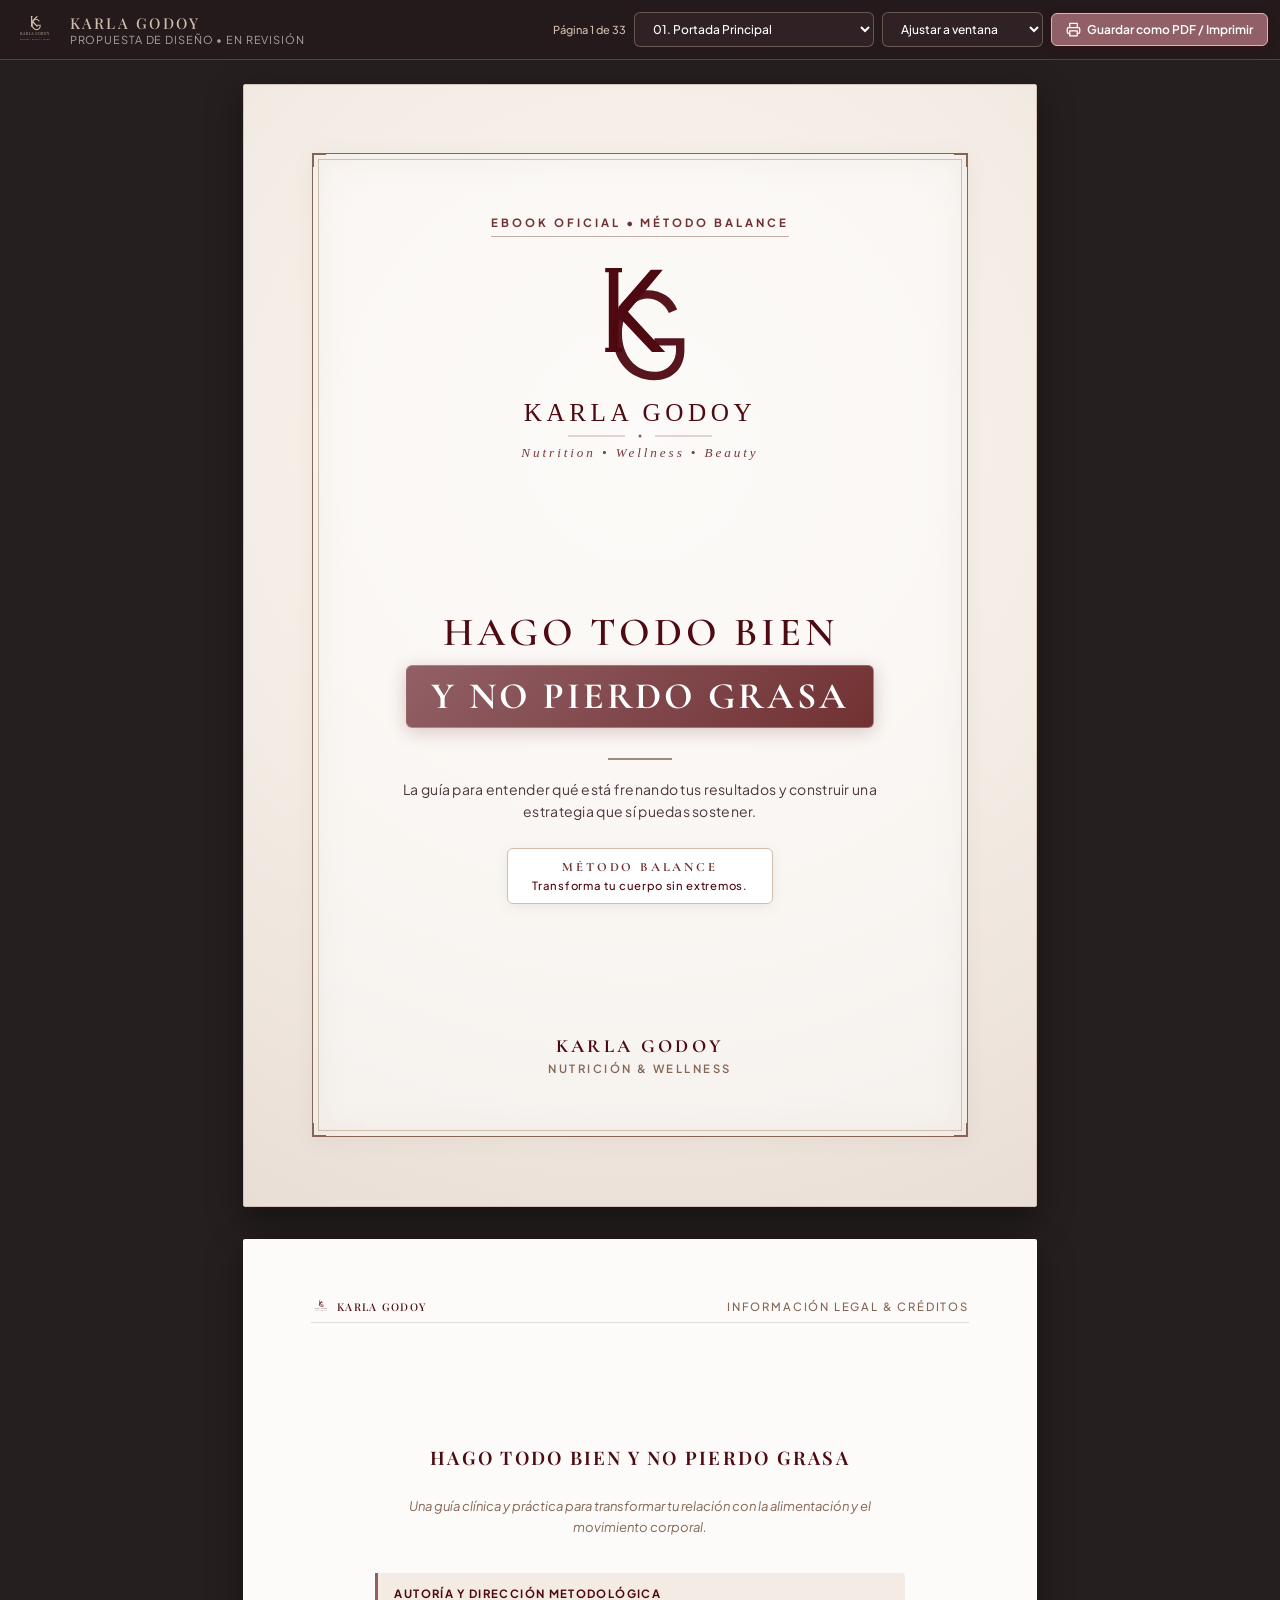
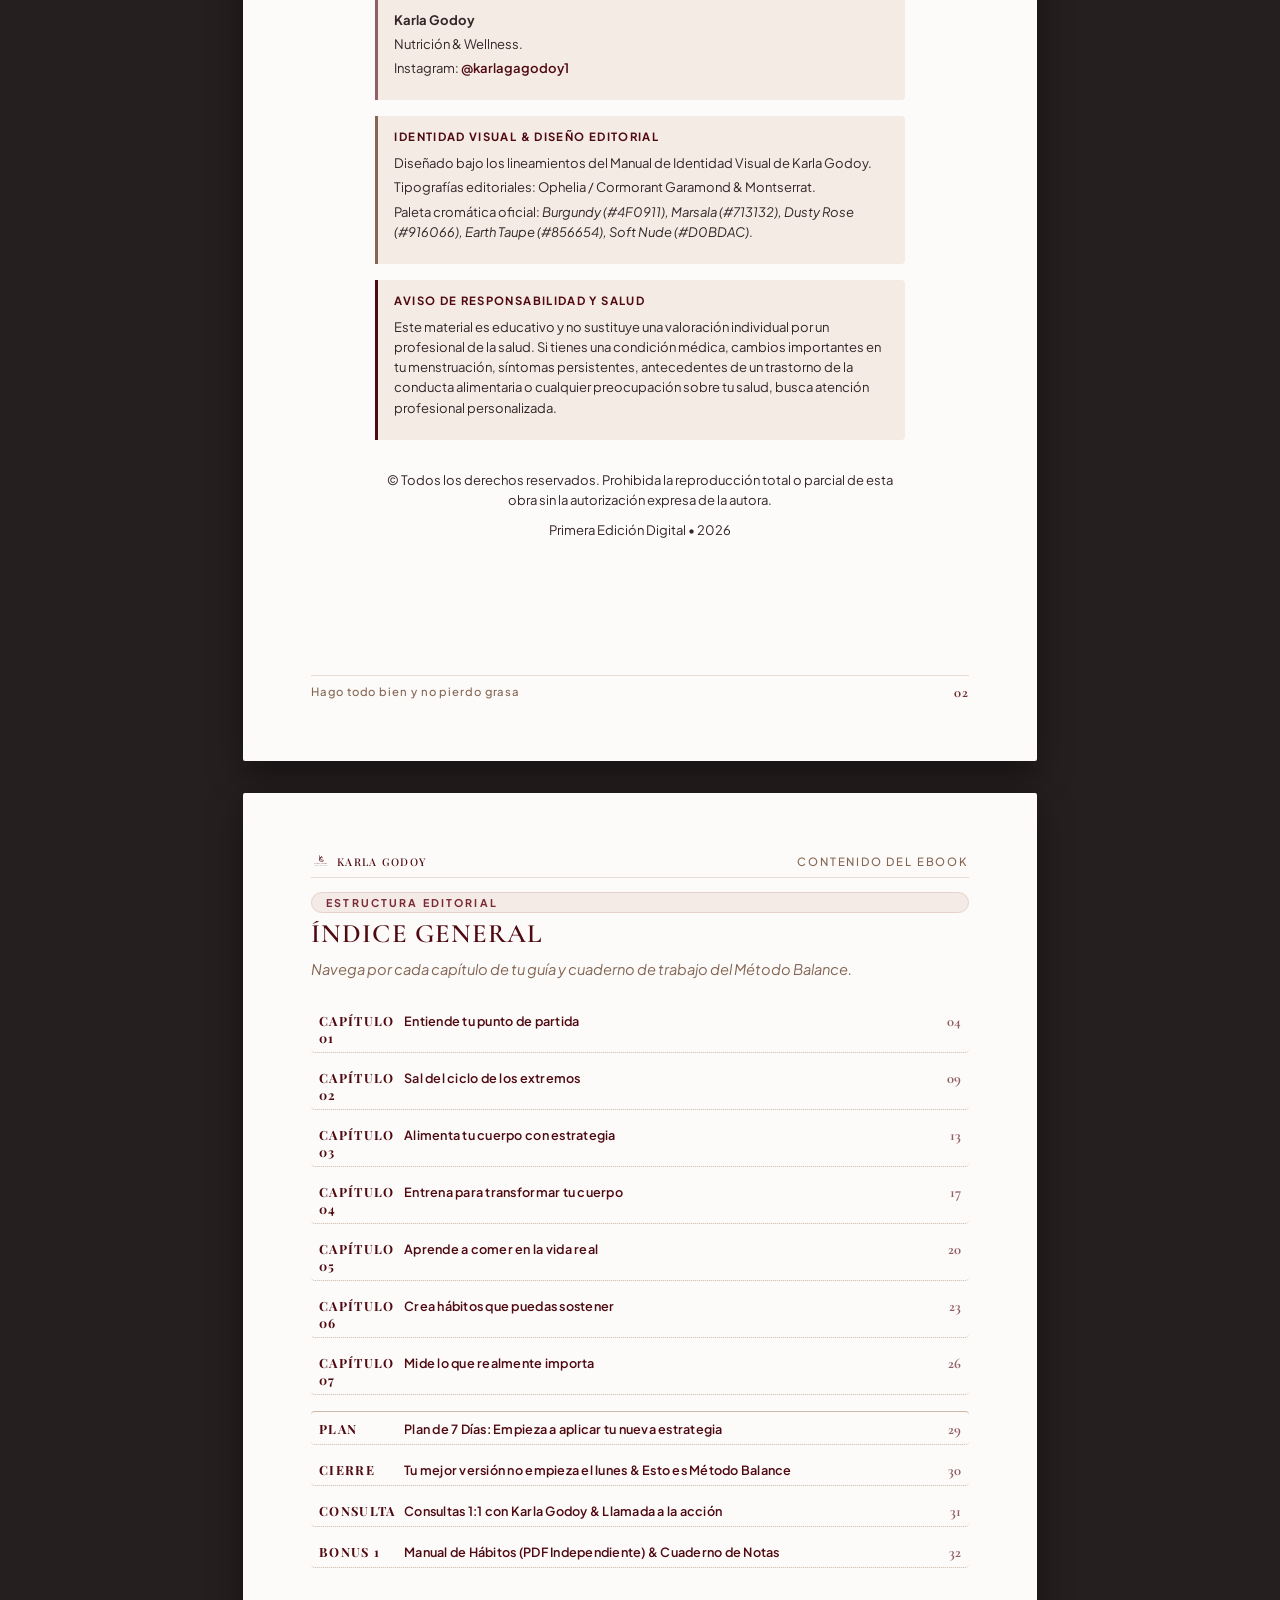
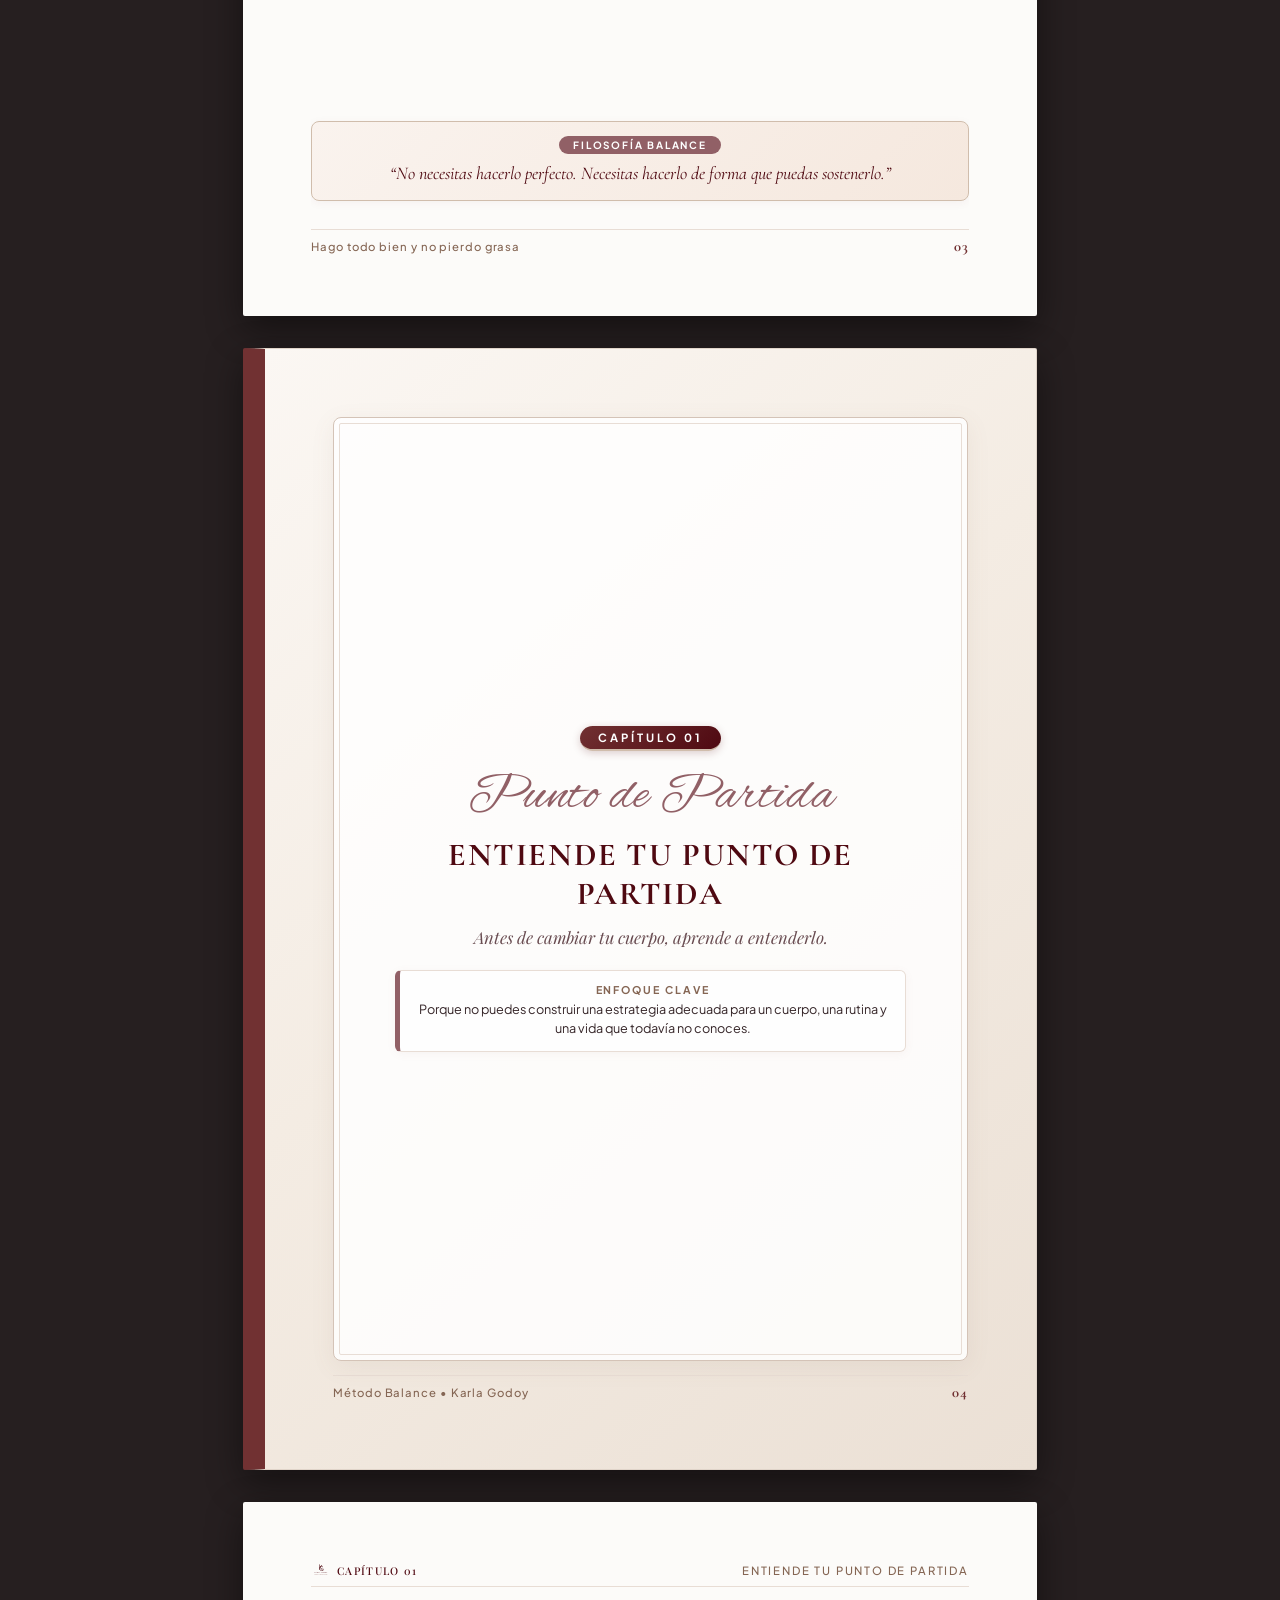
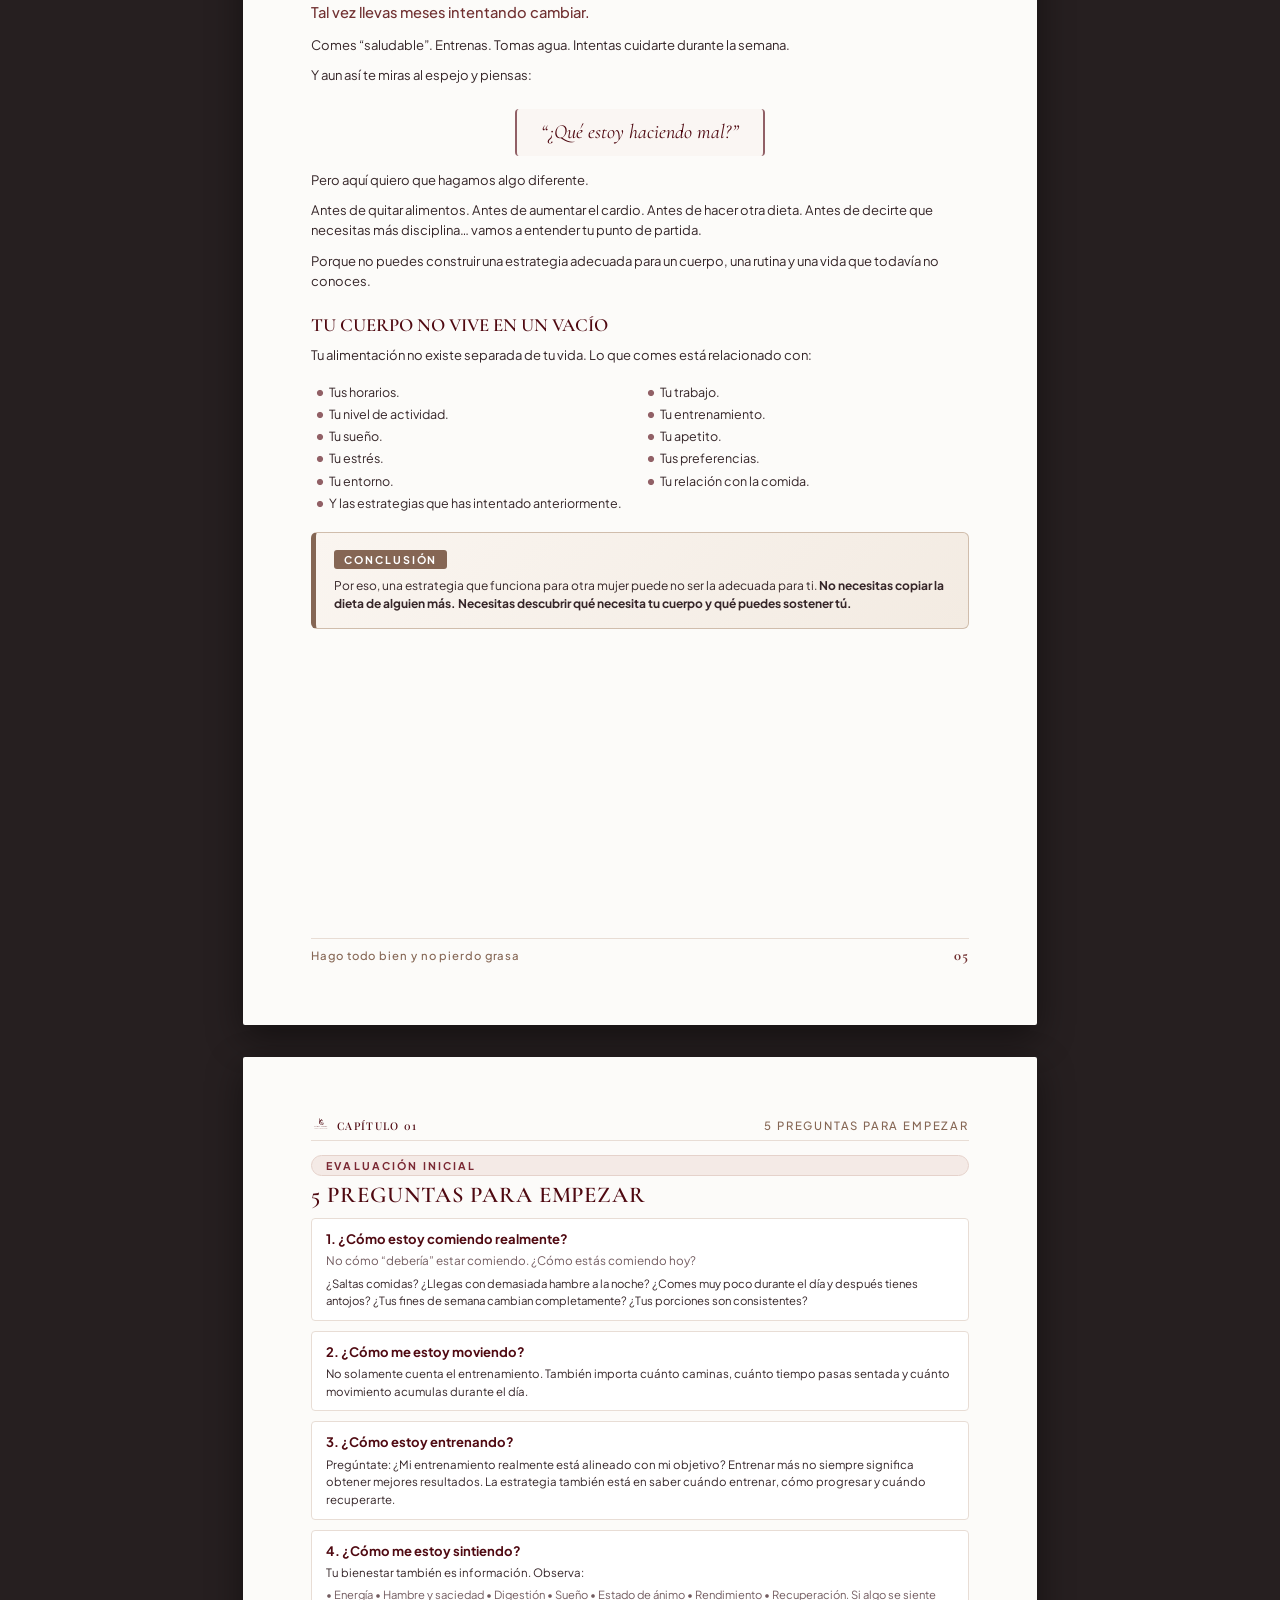
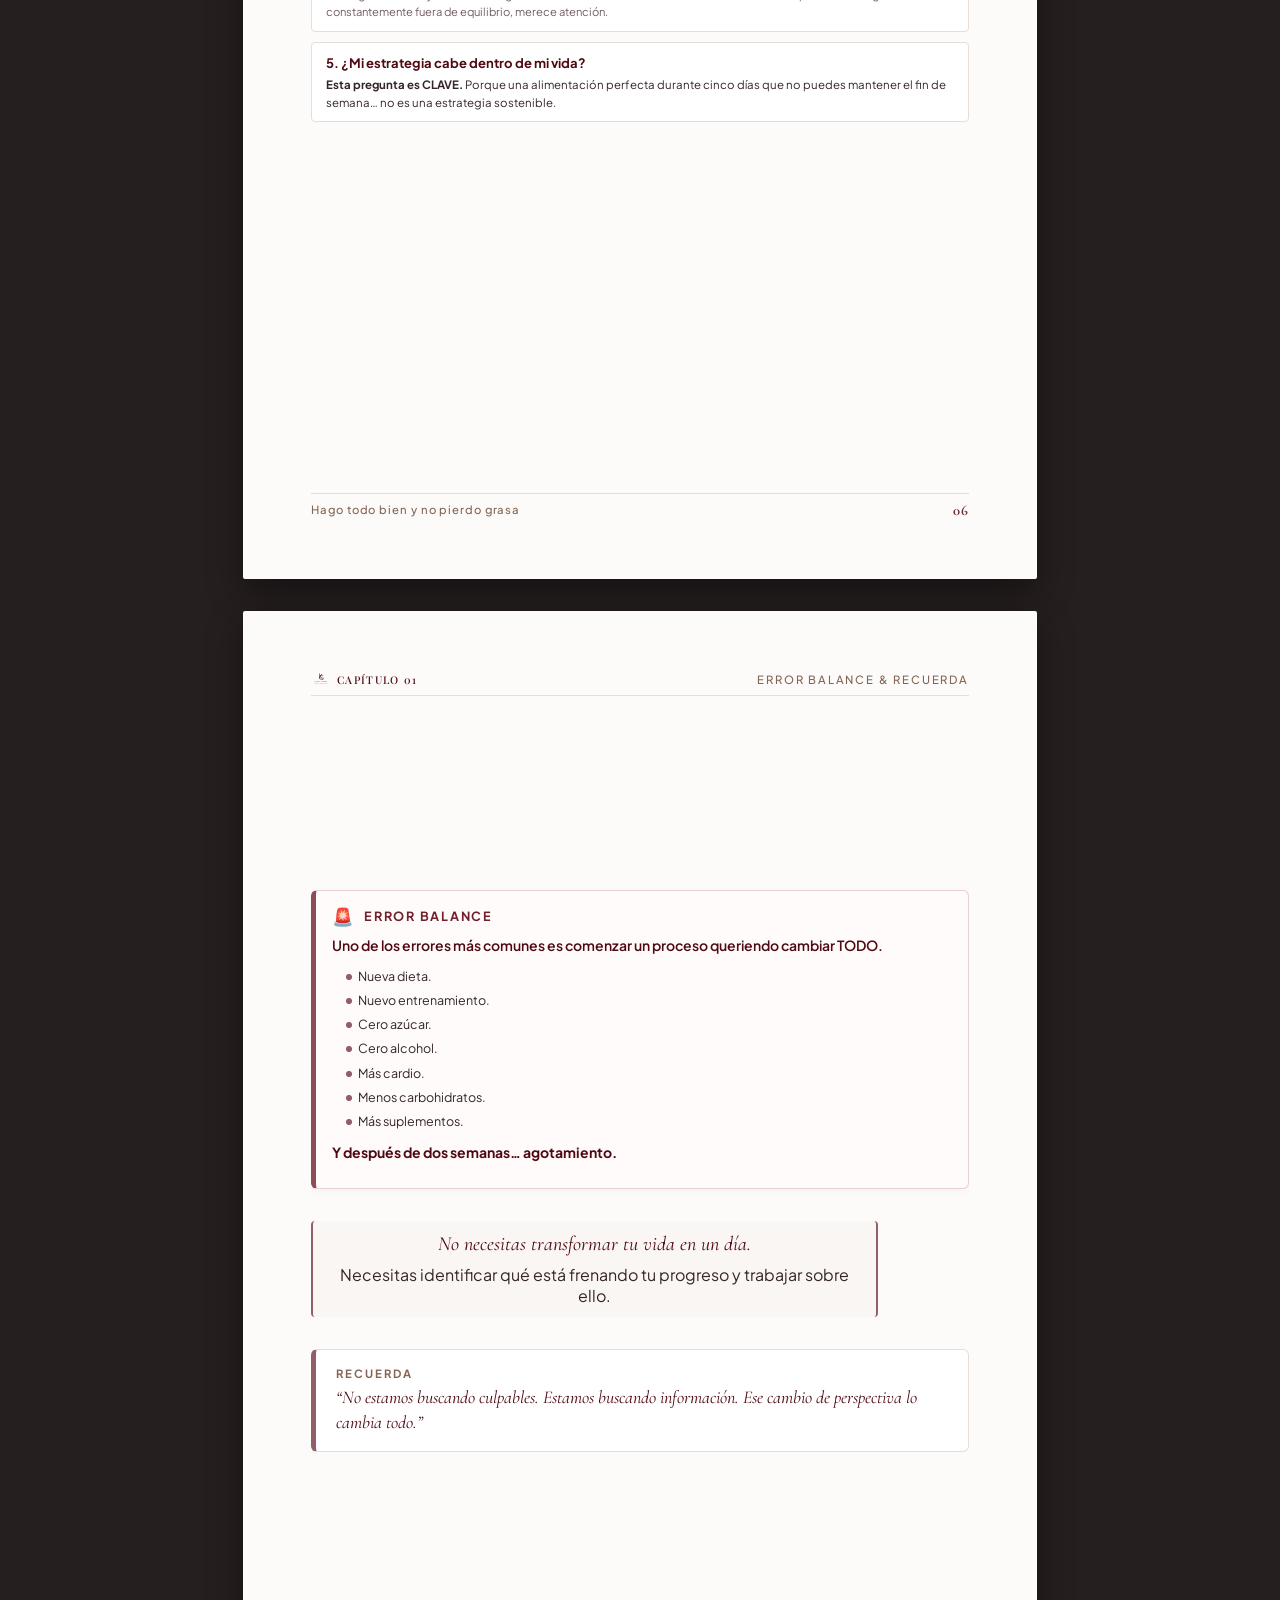
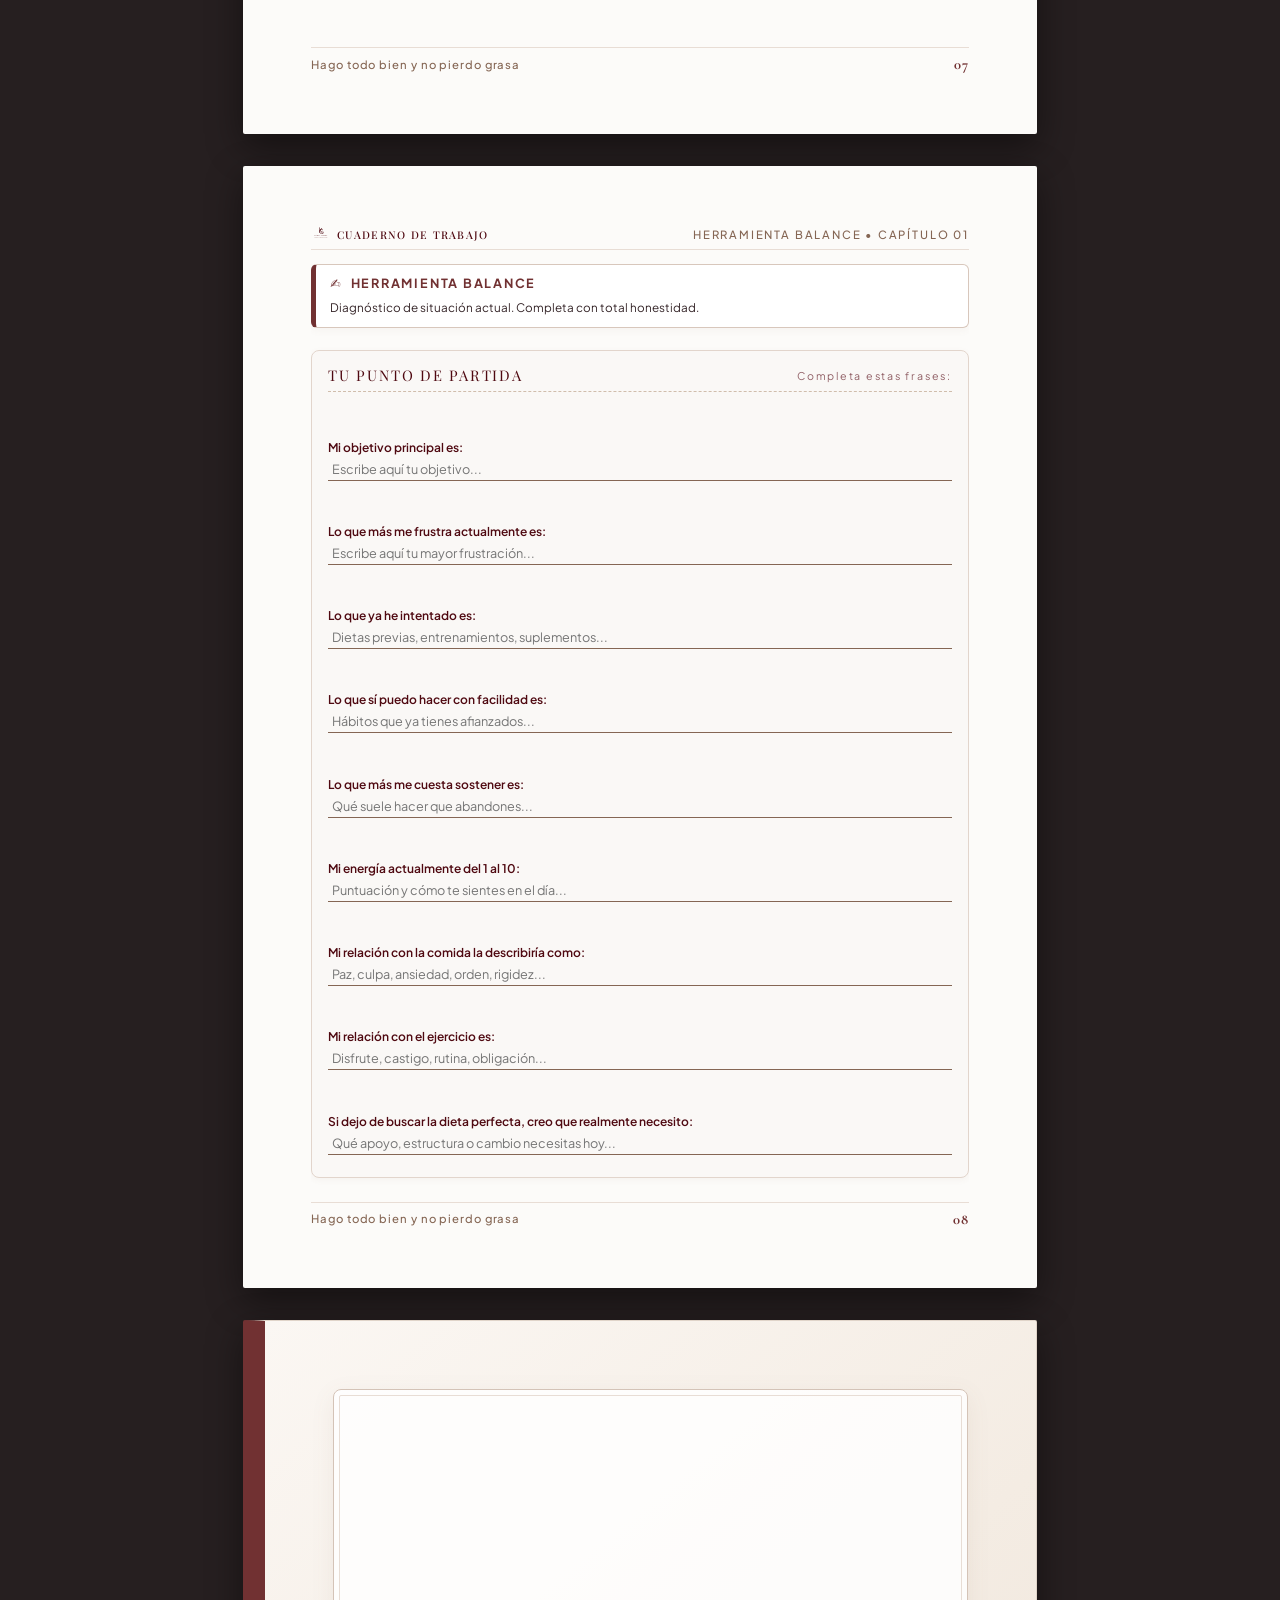
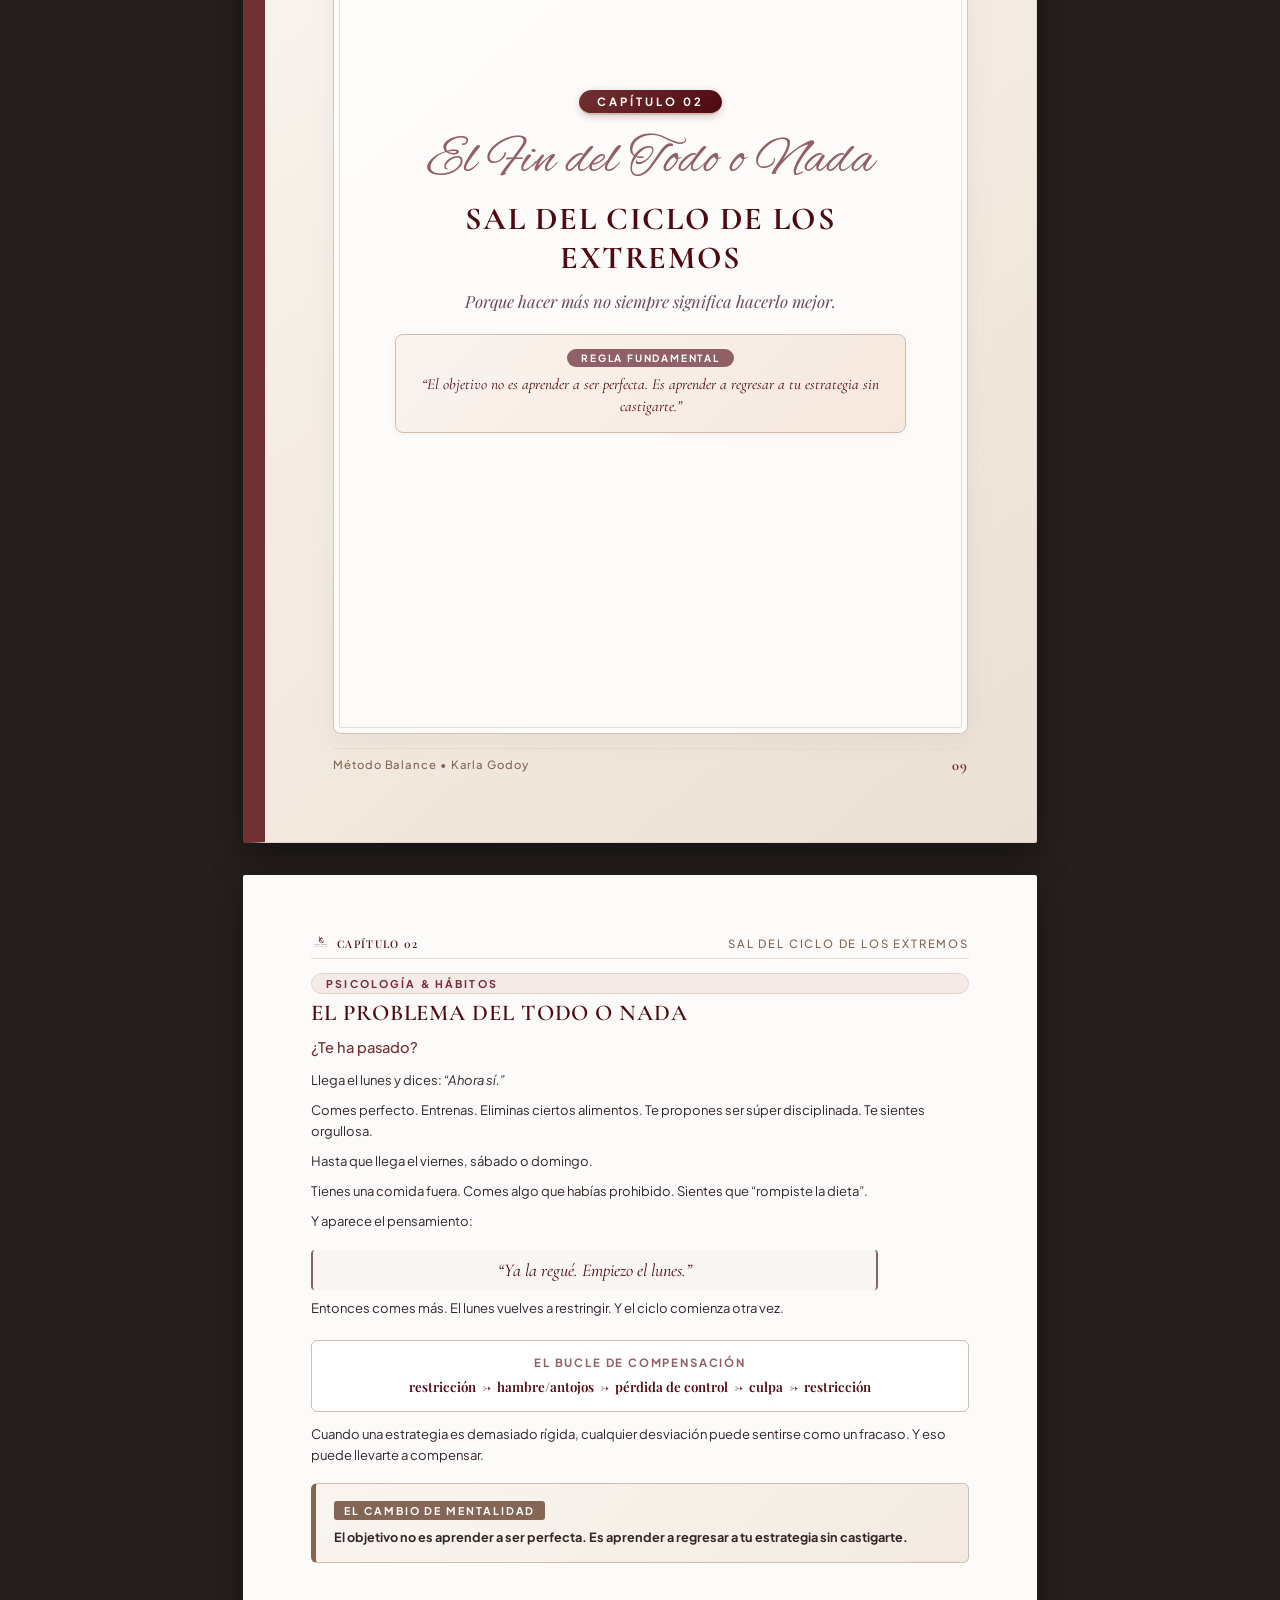
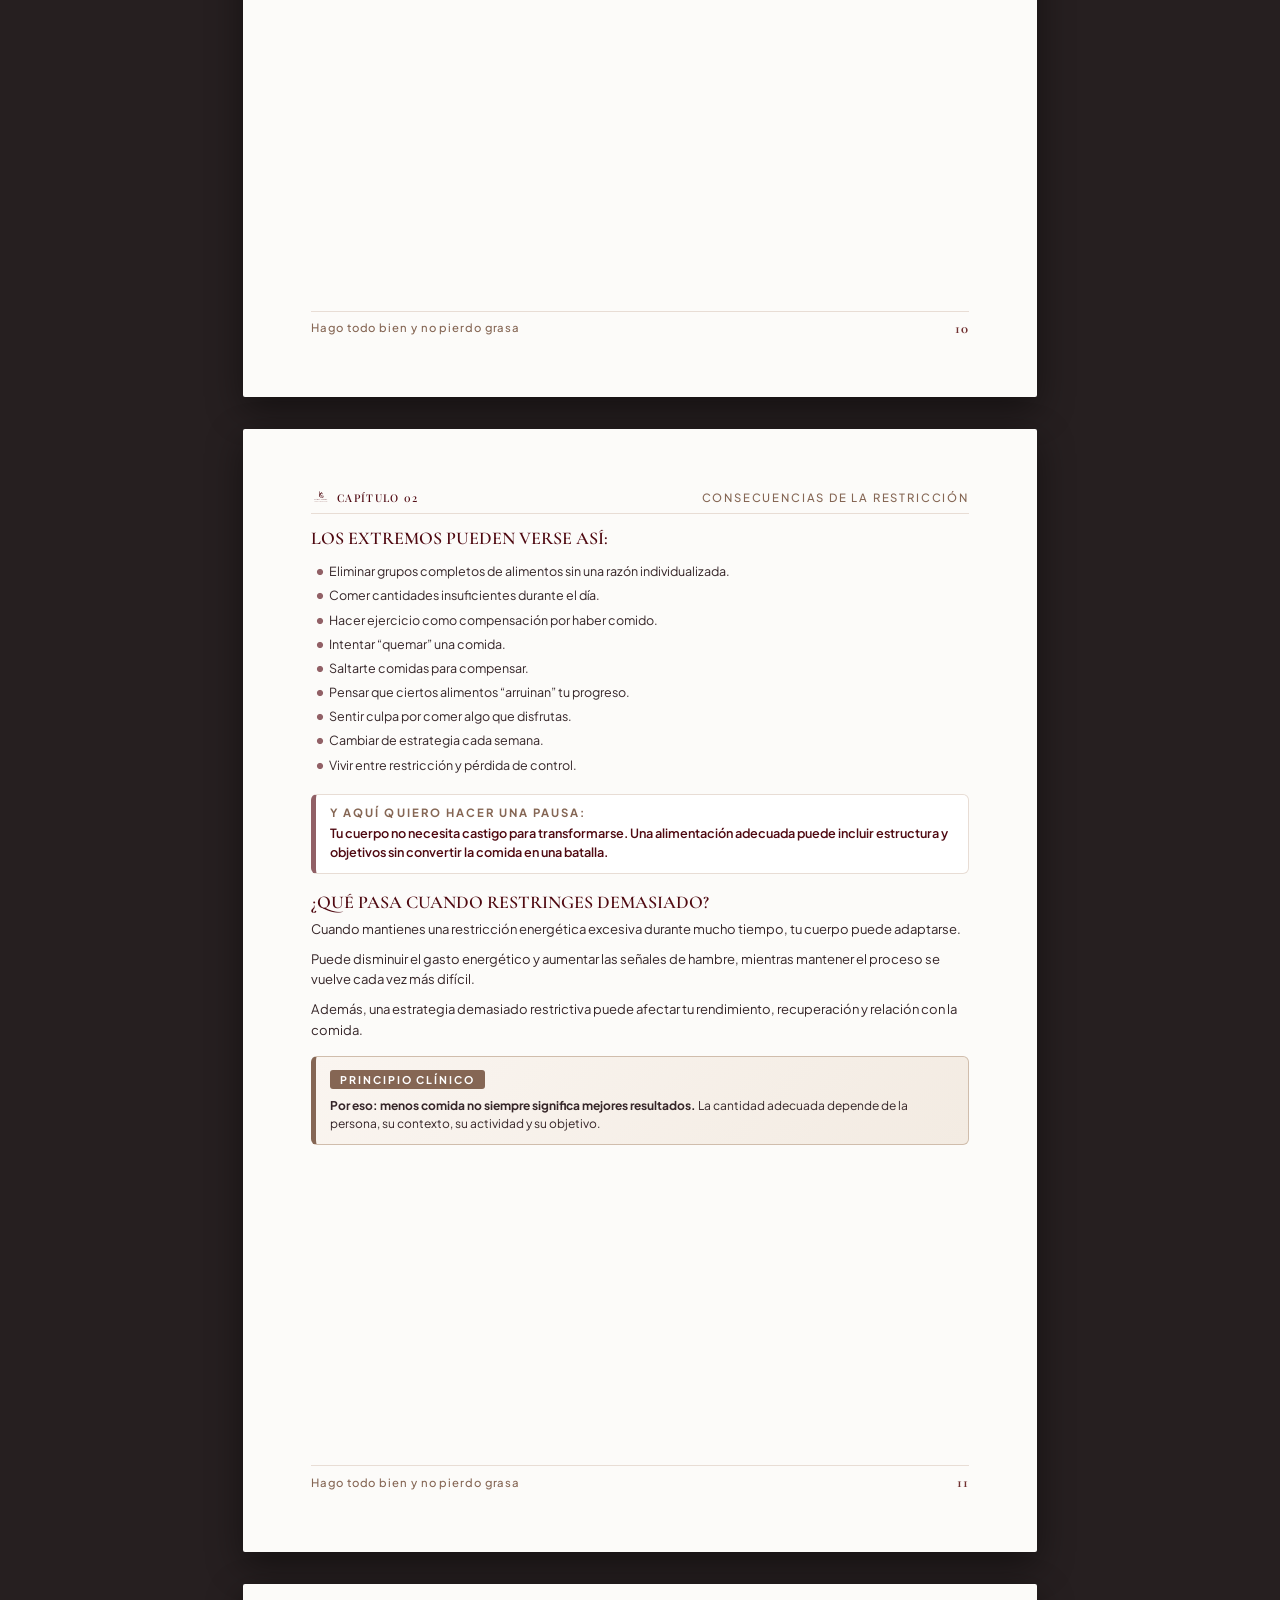
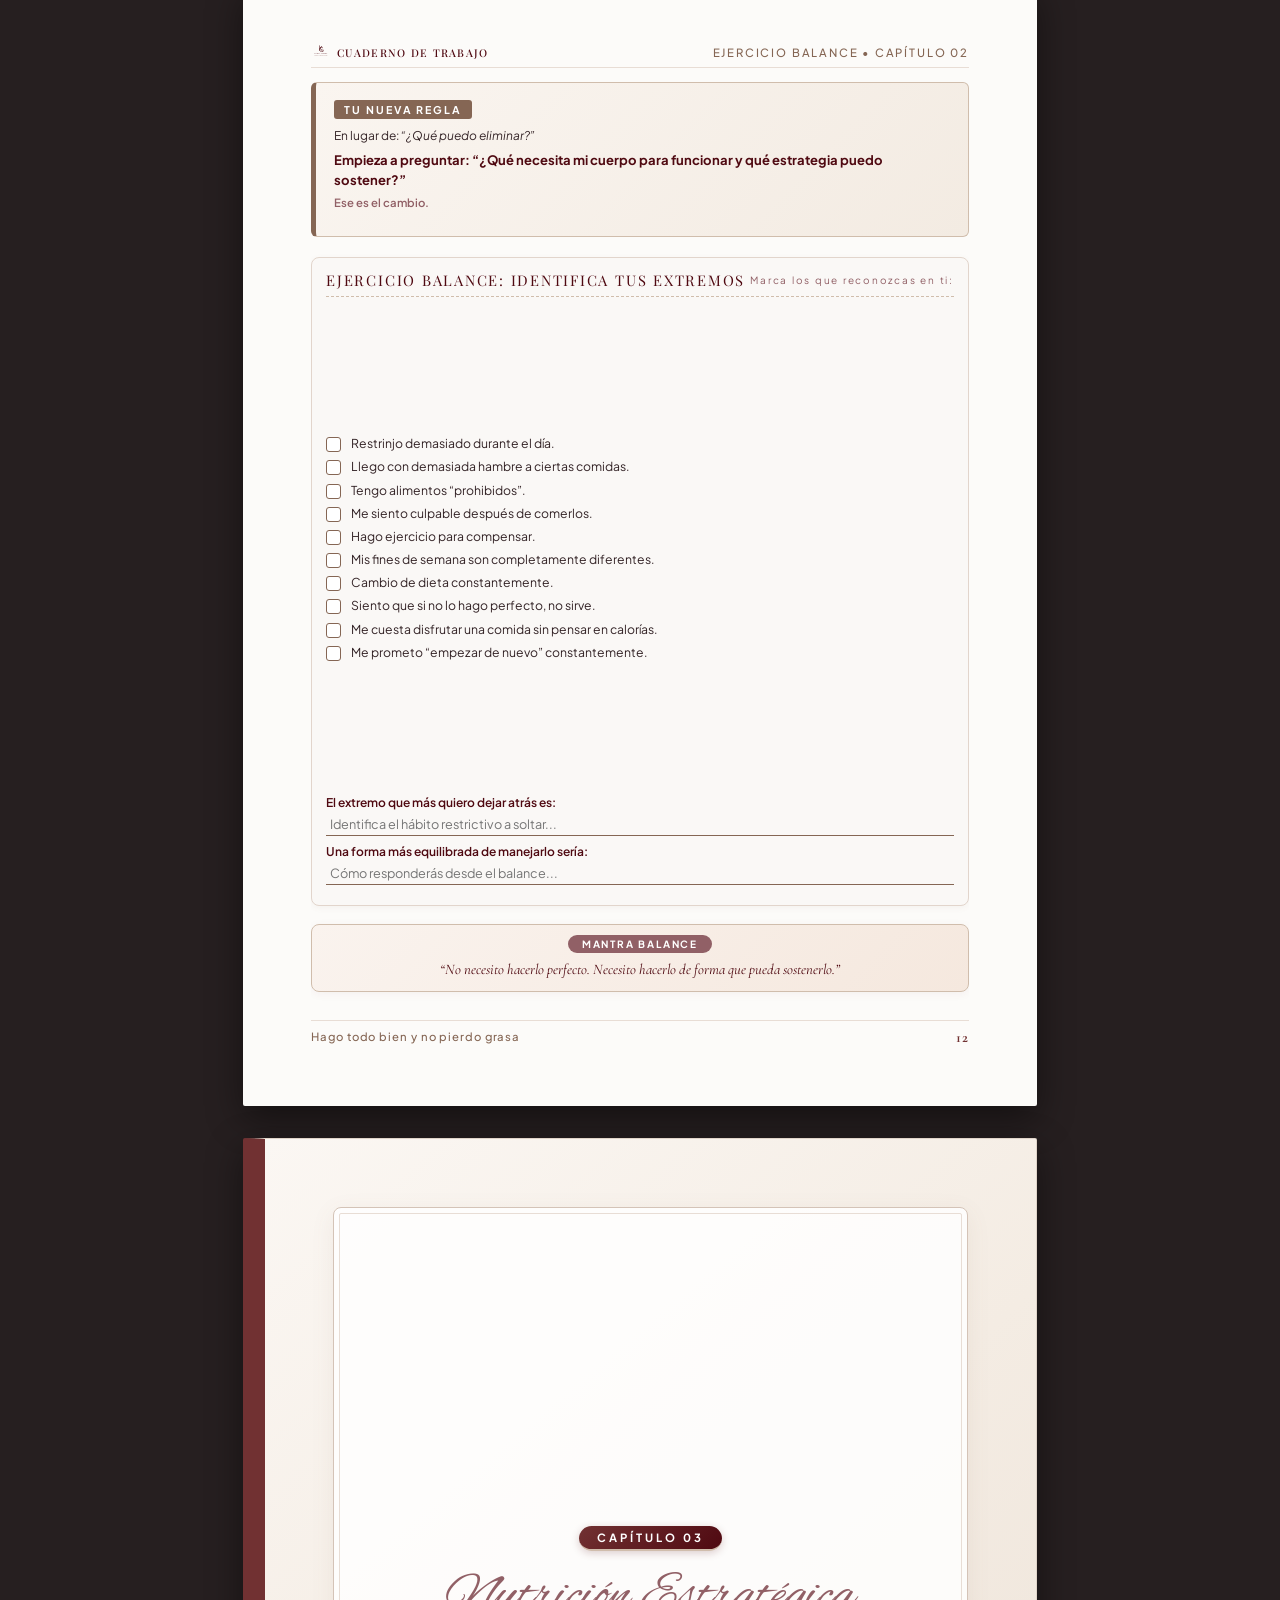
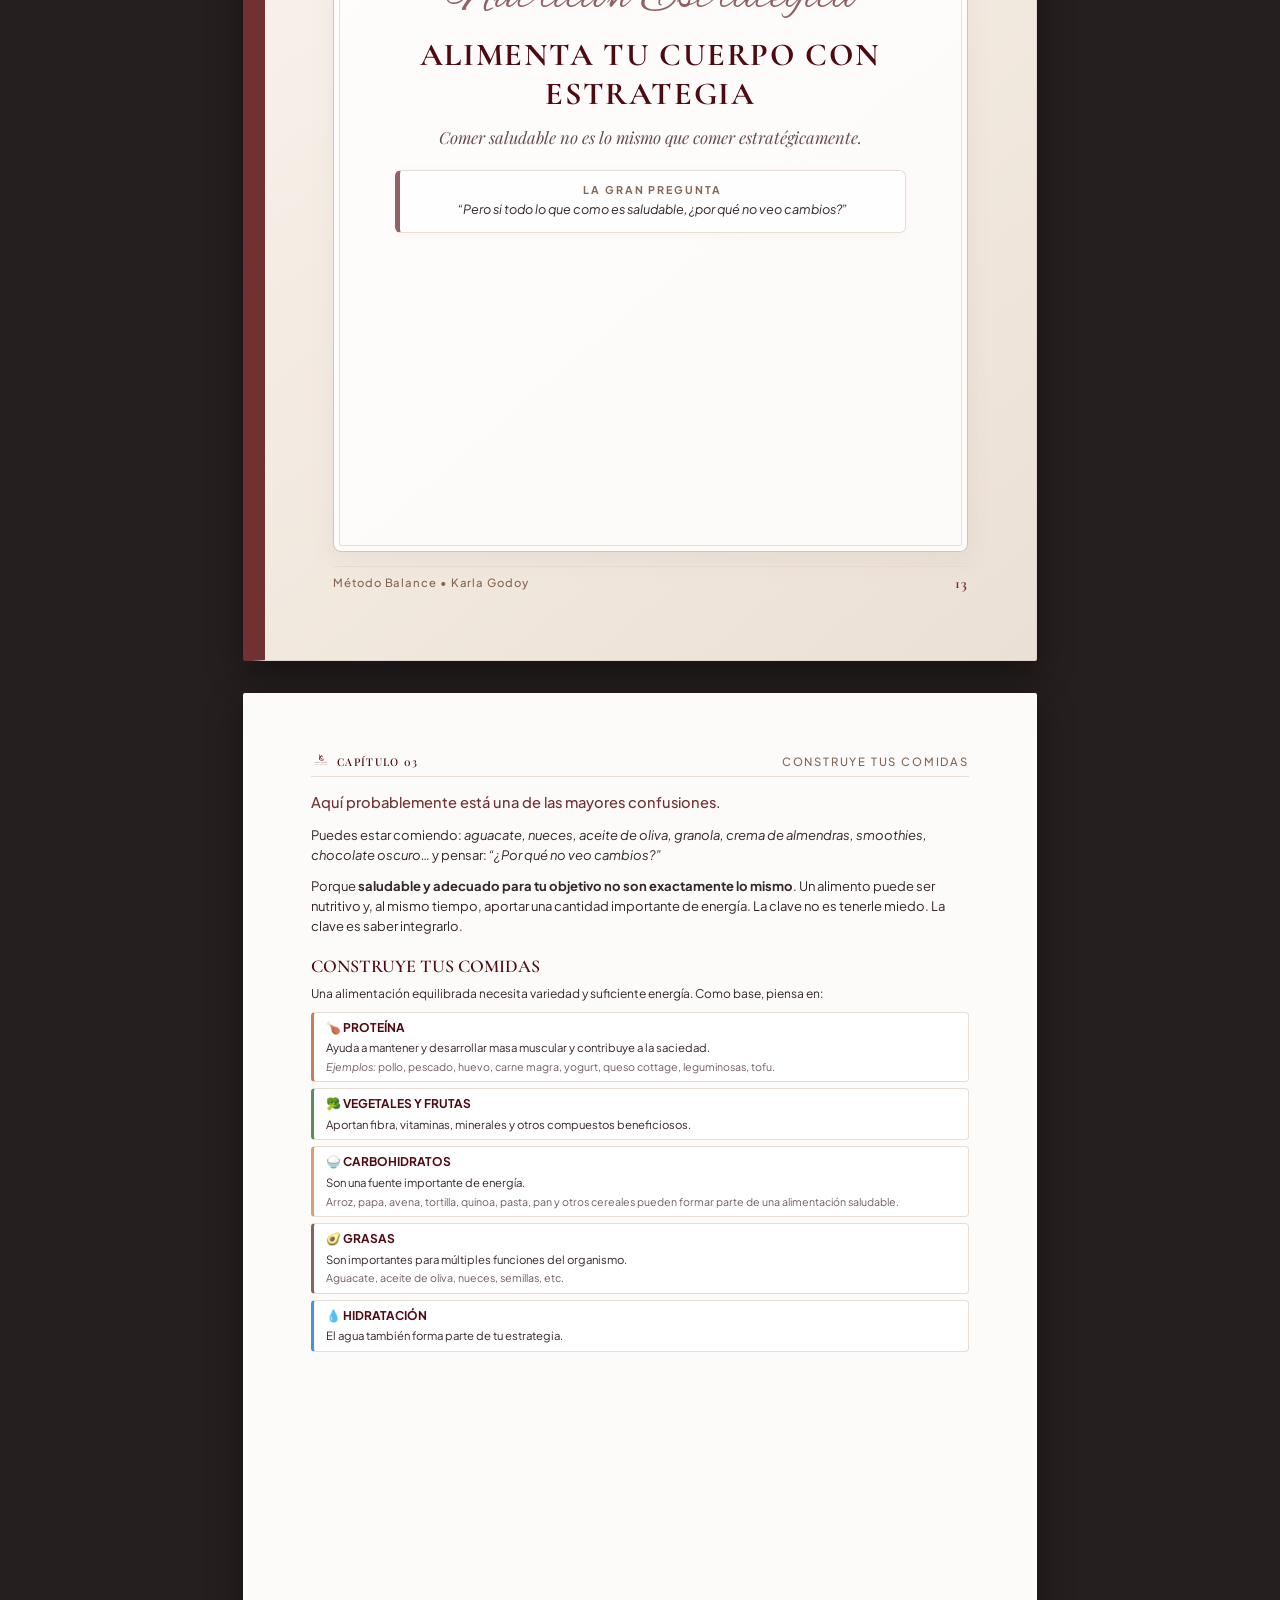
<file: ebooks/hago-todo-bien/variacion-2-nude-rose.html>
<!DOCTYPE html>
<html lang="es">
<head><meta name="robots" content="noindex, nofollow">
  <meta charset="UTF-8">
  <meta name="viewport" content="width=device-width, initial-scale=1.0">
  <title>Ebook - Hago Todo Bien y No Pierdo Grasa | Karla Godoy | Variación 2 Nude Rose</title>
  <meta name="description" content="La guía para entender qué está frenando tus resultados y construir una estrategia que sí puedas sostener. Por la nutrióloga Karla Godoy - Método Balance.">

  <!-- Google Fonts - Fuentes de Lujo de Karla Godoy -->
  <link rel="preconnect" href="https://fonts.googleapis.com">
  <link rel="preconnect" href="https://fonts.gstatic.com" crossorigin>
  <link href="https://fonts.googleapis.com/css2?family=Alex+Brush&family=Cormorant+Garamond:ital,wght@0,400;0,500;0,600;0,700;1,400;1,600&family=Playfair+Display:ital,wght@0,400;0,600;0,700;1,400&family=Plus+Jakarta+Sans:wght@300;400;500;600;700&display=swap" rel="stylesheet">

  <!-- Estilos del Ebook -->
  <link rel="stylesheet" href="css/styles.css">
  <link rel="stylesheet" href="css/theme-v2.css">
  <link rel="stylesheet" href="css/print.css" media="print">

  <!-- Icono favicon -->
  <link rel="icon" type="image/svg+xml" href="assets/images/logo-dark.svg">
</head>
<body class="theme-nude-rose">

  <!-- ========================================================================
       BARRA DE HERRAMIENTAS DE LECTURA Y EXPORTACIÓN (TOOLBAR)
       ======================================================================== -->
  <header class="reader-toolbar" id="reader-toolbar">
    <div class="toolbar-brand">
      <img src="assets/images/logo-light.svg" alt="Karla Godoy Logo" style="height: 32px;">
      <div>
        <div class="toolbar-brand-title">KARLA GODOY</div>
        <div class="toolbar-brand-subtitle">Propuesta de diseño • En revisión</div>
      </div>
    </div>

    <div class="toolbar-controls">
      <span id="page-counter" style="font-size: 11px; color: var(--kg-soft-nude); font-weight: 500;">Página 1 de 33</span>

      <select id="page-select" class="toolbar-select" title="Saltar a página">
        <!-- Opciones generadas por JS -->
      </select>

      <select id="zoom-select" class="toolbar-select" title="Escala de vista">
        <option value="1">Zoom: 100%</option>
        <option value="0.9">Zoom: 90%</option>
        <option value="0.8">Zoom: 80%</option>
        <option value="fit">Ajustar a ventana</option>
      </select>

      <button id="btn-print" class="toolbar-btn toolbar-btn-primary" title="Exportar a PDF o Imprimir en A4">
        <svg width="15" height="15" viewBox="0 0 24 24" fill="none" stroke="currentColor" stroke-width="2" stroke-linecap="round" stroke-linejoin="round">
          <polyline points="6 9 6 2 18 2 18 9"></polyline>
          <path d="M6 18H4a2 2 0 0 1-2-2v-5a2 2 0 0 1 2-2h16a2 2 0 0 1 2 2v5a2 2 0 0 1-2 2h-2"></path>
          <rect x="6" y="14" width="12" height="8"></rect>
        </svg>
        Guardar como PDF / Imprimir
      </button>
    </div>
  </header>

  <!-- ========================================================================
       CONTENEDOR GENERAL DE PÁGINAS A4
       ======================================================================== -->
  <main class="ebook-viewport" id="ebook-viewport">

    <!-- ----------------------------------------------------------------------
         PÁGINA 01: PORTADA PRINCIPAL
         ---------------------------------------------------------------------- -->
    <article class="ebook-page page-cover" id="page-1" data-title="Portada Principal">
      <div class="cover-frame">
        <div class="cover-corner-accent cover-corner-tl"></div>
        <div class="cover-corner-accent cover-corner-tr"></div>
        <div class="cover-corner-accent cover-corner-bl"></div>
        <div class="cover-corner-accent cover-corner-br"></div>

        <div class="cover-top-section">
          <div class="cover-badge">EBOOK OFICIAL • MÉTODO BALANCE</div>
          <div class="cover-logo-wrap">
            <img src="assets/images/logo-light.svg" alt="Karla Godoy - Nutrition • Wellness • Beauty" style="width: 100%; max-width: 220px;" class="logo-light-theme-dark">
            <img src="assets/images/logo-dark.svg" alt="Karla Godoy - Nutrition • Wellness • Beauty" style="width: 100%; max-width: 220px; display: none;" class="logo-dark-theme-light">
          </div>
        </div>

        <div class="cover-titles">
          <h1 class="cover-title-top">HAGO TODO BIEN</h1>
          <!-- Destacado en rosa/nude de marca según especificación obligatoria -->
          <span class="cover-title-highlight">Y NO PIERDO GRASA</span>

          <div class="cover-divider"></div>

          <p class="cover-subtitle">
            La guía para entender qué está frenando tus resultados y construir una estrategia que sí puedas sostener.
          </p>

          <div class="cover-method-box">
            <div class="cover-method-label">MÉTODO BALANCE</div>
            <div class="cover-method-slogan">Transforma tu cuerpo sin extremos.</div>
          </div>
        </div>

        <div class="cover-bottom-section">
          <div class="cover-author">KARLA GODOY</div>
          <div class="cover-author-role">Nutrición &amp; Wellness</div>
        </div>
      </div>
    </article>

    <!-- ----------------------------------------------------------------------
         PÁGINA 02: PÁGINA LEGAL Y DE CRÉDITOS
         ---------------------------------------------------------------------- -->
    <article class="ebook-page page-legal" id="page-2" data-title="Página Legal y Créditos">
      <header class="page-header">
        <div class="page-header-logo">
          <img src="assets/images/logo-dark.svg" alt="KG" style="height: 14px;">
          <span>Karla Godoy</span>
        </div>
        <div>Información Legal &amp; Créditos</div>
      </header>

      <div class="page-body">
        <div class="legal-content">
          <h2 class="legal-title">HAGO TODO BIEN Y NO PIERDO GRASA</h2>
          <p style="text-align: center; font-style: italic; color: var(--kg-earth-taupe); margin-bottom: 20px;">
            Una guía clínica y práctica para transformar tu relación con la alimentación y el movimiento corporal.
          </p>

          <div class="legal-box">
            <h5>Autoría y Dirección Metodológica</h5>
            <p style="margin-bottom: 4px;"><strong>Karla Godoy</strong></p>
            <p style="margin-bottom: 4px;">Nutrición &amp; Wellness.</p>
            <p>Instagram: <a href="https://instagram.com/karlagagodoy1" target="_blank" rel="noopener noreferrer" style="color: var(--kg-burgundy-deep); text-decoration: none; font-weight: 600;">@karlagagodoy1</a></p>
          </div>

          <div class="legal-box" style="border-left-color: var(--kg-earth-taupe);">
            <h5>Identidad Visual &amp; Diseño Editorial</h5>
            <p style="margin-bottom: 4px;">Diseñado bajo los lineamientos del Manual de Identidad Visual de Karla Godoy.</p>
            <p style="margin-bottom: 4px;">Tipografías editoriales: Ophelia / Cormorant Garamond &amp; Montserrat.</p>
            <p>Paleta cromática oficial: <em>Burgundy (#4F0911), Marsala (#713132), Dusty Rose (#916066), Earth Taupe (#856654), Soft Nude (#D0BDAC)</em>.</p>
          </div>

          <div class="legal-box" style="border-left-color: var(--kg-burgundy-deep);">
            <h5>Aviso de Responsabilidad y Salud</h5>
            <p>
              Este material es educativo y no sustituye una valoración individual por un profesional de la salud. Si tienes una condición médica, cambios importantes en tu menstruación, síntomas persistentes, antecedentes de un trastorno de la conducta alimentaria o cualquier preocupación sobre tu salud, busca atención profesional personalizada.
            </p>
          </div>

          <div style="text-align: center; margin-top: 14px; font-size: 8pt; color: var(--kg-text-muted);">
            <p>© Todos los derechos reservados. Prohibida la reproducción total o parcial de esta obra sin la autorización expresa de la autora.</p>
            <p>Primera Edición Digital • 2026</p>
          </div>
        </div>
      </div>

      <footer class="page-footer">
        <div>Hago todo bien y no pierdo grasa</div>
        <div class="page-number">02</div>
      </footer>
    </article>

    <!-- ----------------------------------------------------------------------
         PÁGINA 03: ÍNDICE GENERAL (TABLE OF CONTENTS)
         ---------------------------------------------------------------------- -->
    <article class="ebook-page page-toc" id="page-3" data-title="Índice General">
      <header class="page-header">
        <div class="page-header-logo">
          <img src="assets/images/logo-dark.svg" alt="KG" style="height: 14px;">
          <span>Karla Godoy</span>
        </div>
        <div>Contenido del Ebook</div>
      </header>

      <div class="page-body">
        <span class="chapter-number-pill">Estructura Editorial</span>
        <h2 class="page-main-title">ÍNDICE GENERAL</h2>
        <p class="page-subtitle">Navega por cada capítulo de tu guía y cuaderno de trabajo del Método Balance.</p>

        <div class="toc-list">
          <a href="#page-4" class="toc-item">
            <span class="toc-num">CAPÍTULO 01</span>
            <span class="toc-title">Entiende tu punto de partida</span>
            <span class="toc-page">04</span>
          </a>
          <a href="#page-9" class="toc-item">
            <span class="toc-num">CAPÍTULO 02</span>
            <span class="toc-title">Sal del ciclo de los extremos</span>
            <span class="toc-page">09</span>
          </a>
          <a href="#page-13" class="toc-item">
            <span class="toc-num">CAPÍTULO 03</span>
            <span class="toc-title">Alimenta tu cuerpo con estrategia</span>
            <span class="toc-page">13</span>
          </a>
          <a href="#page-17" class="toc-item">
            <span class="toc-num">CAPÍTULO 04</span>
            <span class="toc-title">Entrena para transformar tu cuerpo</span>
            <span class="toc-page">17</span>
          </a>
          <a href="#page-20" class="toc-item">
            <span class="toc-num">CAPÍTULO 05</span>
            <span class="toc-title">Aprende a comer en la vida real</span>
            <span class="toc-page">20</span>
          </a>
          <a href="#page-23" class="toc-item">
            <span class="toc-num">CAPÍTULO 06</span>
            <span class="toc-title">Crea hábitos que puedas sostener</span>
            <span class="toc-page">23</span>
          </a>
          <a href="#page-26" class="toc-item">
            <span class="toc-num">CAPÍTULO 07</span>
            <span class="toc-title">Mide lo que realmente importa</span>
            <span class="toc-page">26</span>
          </a>
          <a href="#page-29" class="toc-item" style="border-top: 1px solid var(--kg-border-strong); margin-top: 6px; padding-top: 8px;">
            <span class="toc-num">PLAN</span>
            <span class="toc-title">Plan de 7 Días: Empieza a aplicar tu nueva estrategia</span>
            <span class="toc-page">29</span>
          </a>
          <a href="#page-30" class="toc-item">
            <span class="toc-num">CIERRE</span>
            <span class="toc-title">Tu mejor versión no empieza el lunes &amp; Esto es Método Balance</span>
            <span class="toc-page">30</span>
          </a>
          <a href="#page-31" class="toc-item">
            <span class="toc-num">CONSULTA</span>
            <span class="toc-title">Consultas 1:1 con Karla Godoy &amp; Llamada a la acción</span>
            <span class="toc-page">31</span>
          </a>
          <a href="#page-32" class="toc-item">
            <span class="toc-num">BONUS 1</span>
            <span class="toc-title">Manual de Hábitos (PDF Independiente) &amp; Cuaderno de Notas</span>
            <span class="toc-page">32</span>
          </a>
        </div>

        <div class="box-mantra-balance" style="margin-top: auto;">
          <div class="box-mantra-tag">FILOSOFÍA BALANCE</div>
          <p class="box-mantra-text">“No necesitas hacerlo perfecto. Necesitas hacerlo de forma que puedas sostenerlo.”</p>
        </div>
      </div>

      <footer class="page-footer">
        <div>Hago todo bien y no pierdo grasa</div>
        <div class="page-number">03</div>
      </footer>
    </article>

    <!-- ----------------------------------------------------------------------
         PÁGINA 04: PORTADILLA CAPÍTULO 01
         ---------------------------------------------------------------------- -->
    <article class="ebook-page page-chapter-cover" id="page-4" data-title="Portadilla Capítulo 01">
      <div class="chapter-cover-inner">
        <span class="chapter-badge-large">CAPÍTULO 01</span>
        <div class="chapter-accent-script">Punto de Partida</div>
        <h2 class="chapter-title-large">ENTIENDE TU PUNTO DE PARTIDA</h2>
        <p class="chapter-subtitle-large">Antes de cambiar tu cuerpo, aprende a entenderlo.</p>

        <div class="box-recuerda" style="max-width: 140mm; background: rgba(255, 255, 255, 0.75);">
          <div class="box-recuerda-label">ENFOQUE CLAVE</div>
          <p style="margin: 0; font-size: 9.5pt;">Porque no puedes construir una estrategia adecuada para un cuerpo, una rutina y una vida que todavía no conoces.</p>
        </div>
      </div>
      <footer class="page-footer">
        <div>Método Balance • Karla Godoy</div>
        <div class="page-number">04</div>
      </footer>
    </article>

    <!-- ----------------------------------------------------------------------
         PÁGINA 05: CAPÍTULO 01 - CONTENIDO
         ---------------------------------------------------------------------- -->
    <article class="ebook-page" id="page-5" data-title="Capítulo 01 - Tu cuerpo no vive en un vacío">
      <header class="page-header">
        <div class="page-header-logo">
          <img src="assets/images/logo-dark.svg" alt="KG" style="height: 14px;">
          <span>Capítulo 01</span>
        </div>
        <div>Entiende tu punto de partida</div>
      </header>

      <div class="page-body">
        <p class="lead">Tal vez llevas meses intentando cambiar.</p>
        <p>Comes “saludable”. Entrenas. Tomas agua. Intentas cuidarte durante la semana.</p>
        <p>Y aun así te miras al espejo y piensas:</p>

        <div class="quote-highlight">“¿Qué estoy haciendo mal?”</div>

        <p>Pero aquí quiero que hagamos algo diferente.</p>
        <p>Antes de quitar alimentos. Antes de aumentar el cardio. Antes de hacer otra dieta. Antes de decirte que necesitas más disciplina… vamos a entender tu punto de partida.</p>
        <p>Porque no puedes construir una estrategia adecuada para un cuerpo, una rutina y una vida que todavía no conoces.</p>

        <h3 style="font-size: 14pt; margin-top: 14px; margin-bottom: 8px; color: var(--kg-burgundy-deep);">TU CUERPO NO VIVE EN UN VACÍO</h3>
        <p>Tu alimentación no existe separada de tu vida. Lo que comes está relacionado con:</p>

        <ul class="editorial-list" style="display: grid; grid-template-columns: 1fr 1fr; gap: 4px;">
          <li>Tus horarios.</li>
          <li>Tu trabajo.</li>
          <li>Tu nivel de actividad.</li>
          <li>Tu entrenamiento.</li>
          <li>Tu sueño.</li>
          <li>Tu apetito.</li>
          <li>Tu estrés.</li>
          <li>Tus preferencias.</li>
          <li>Tu entorno.</li>
          <li>Tu relación con la comida.</li>
          <li style="grid-column: span 2;">Y las estrategias que has intentado anteriormente.</li>
        </ul>

        <div class="box-tu-nueva-regla" style="margin-top: 8px;">
          <span class="box-regla-tag">CONCLUSIÓN</span>
          <p style="margin: 0; font-size: 9pt;">Por eso, una estrategia que funciona para otra mujer puede no ser la adecuada para ti. <strong>No necesitas copiar la dieta de alguien más. Necesitas descubrir qué necesita tu cuerpo y qué puedes sostener tú.</strong></p>
        </div>
      </div>

      <footer class="page-footer">
        <div>Hago todo bien y no pierdo grasa</div>
        <div class="page-number">05</div>
      </footer>
    </article>

    <!-- ----------------------------------------------------------------------
         PÁGINA 06: CAPÍTULO 01 - 5 PREGUNTAS PARA EMPEZAR
         ---------------------------------------------------------------------- -->
    <article class="ebook-page" id="page-6" data-title="Capítulo 01 - 5 Preguntas para empezar">
      <header class="page-header">
        <div class="page-header-logo">
          <img src="assets/images/logo-dark.svg" alt="KG" style="height: 14px;">
          <span>Capítulo 01</span>
        </div>
        <div>5 Preguntas para empezar</div>
      </header>

      <div class="page-body">
        <span class="chapter-number-pill">EVALUACIÓN INICIAL</span>
        <h2 class="page-main-title" style="font-size: 17pt;">5 PREGUNTAS PARA EMPEZAR</h2>

        <div style="display: flex; flex-direction: column; gap: 10px;">
          <div style="background: #FFFFFF; border: 1px solid var(--kg-border-subtle); border-radius: 4px; padding: 10px 14px;">
            <p style="font-weight: 700; color: var(--kg-burgundy-deep); margin-bottom: 3px;">1. ¿Cómo estoy comiendo realmente?</p>
            <p style="font-size: 8.8pt; color: var(--kg-text-muted); margin-bottom: 4px;">No cómo “debería” estar comiendo. ¿Cómo estás comiendo hoy?</p>
            <p style="font-size: 8.5pt; margin: 0;">¿Saltas comidas? ¿Llegas con demasiada hambre a la noche? ¿Comes muy poco durante el día y después tienes antojos? ¿Tus fines de semana cambian completamente? ¿Tus porciones son consistentes?</p>
          </div>

          <div style="background: #FFFFFF; border: 1px solid var(--kg-border-subtle); border-radius: 4px; padding: 10px 14px;">
            <p style="font-weight: 700; color: var(--kg-burgundy-deep); margin-bottom: 3px;">2. ¿Cómo me estoy moviendo?</p>
            <p style="font-size: 8.6pt; margin: 0;">No solamente cuenta el entrenamiento. También importa cuánto caminas, cuánto tiempo pasas sentada y cuánto movimiento acumulas durante el día.</p>
          </div>

          <div style="background: #FFFFFF; border: 1px solid var(--kg-border-subtle); border-radius: 4px; padding: 10px 14px;">
            <p style="font-weight: 700; color: var(--kg-burgundy-deep); margin-bottom: 3px;">3. ¿Cómo estoy entrenando?</p>
            <p style="font-size: 8.6pt; margin: 0;">Pregúntate: ¿Mi entrenamiento realmente está alineado con mi objetivo? Entrenar más no siempre significa obtener mejores resultados. La estrategia también está en saber cuándo entrenar, cómo progresar y cuándo recuperarte.</p>
          </div>

          <div style="background: #FFFFFF; border: 1px solid var(--kg-border-subtle); border-radius: 4px; padding: 10px 14px;">
            <p style="font-weight: 700; color: var(--kg-burgundy-deep); margin-bottom: 3px;">4. ¿Cómo me estoy sintiendo?</p>
            <p style="font-size: 8.6pt; margin-bottom: 4px;">Tu bienestar también es información. Observa:</p>
            <p style="font-size: 8.4pt; color: var(--kg-text-muted); margin: 0;">• Energía • Hambre y saciedad • Digestión • Sueño • Estado de ánimo • Rendimiento • Recuperación. Si algo se siente constantemente fuera de equilibrio, merece atención.</p>
          </div>

          <div style="background: #FFFFFF; border: 1px solid var(--kg-border-subtle); border-radius: 4px; padding: 10px 14px;">
            <p style="font-weight: 700; color: var(--kg-burgundy-deep); margin-bottom: 3px;">5. ¿Mi estrategia cabe dentro de mi vida?</p>
            <p style="font-size: 8.6pt; margin: 0;"><strong>Esta pregunta es CLAVE.</strong> Porque una alimentación perfecta durante cinco días que no puedes mantener el fin de semana… no es una estrategia sostenible.</p>
          </div>
        </div>
      </div>

      <footer class="page-footer">
        <div>Hago todo bien y no pierdo grasa</div>
        <div class="page-number">06</div>
      </footer>
    </article>

    <!-- ----------------------------------------------------------------------
         PÁGINA 07: CAPÍTULO 01 - ERROR BALANCE & RECUERDA
         ---------------------------------------------------------------------- -->
    <article class="ebook-page" id="page-7" data-title="Capítulo 01 - Error Balance">
      <header class="page-header">
        <div class="page-header-logo">
          <img src="assets/images/logo-dark.svg" alt="KG" style="height: 14px;">
          <span>Capítulo 01</span>
        </div>
        <div>Error Balance &amp; Recuerda</div>
      </header>

      <div class="page-body" style="justify-content: center;">
        <div class="box-error-balance">
          <div class="box-error-header">
            <span class="box-error-icon">🚨</span>
            <span>ERROR BALANCE</span>
          </div>
          <p style="font-size: 10.5pt; font-weight: 600; color: var(--kg-burgundy-deep); margin-bottom: 10px;">
            Uno de los errores más comunes es comenzar un proceso queriendo cambiar TODO.
          </p>
          <ul class="editorial-list" style="margin-left: 8px;">
            <li>Nueva dieta.</li>
            <li>Nuevo entrenamiento.</li>
            <li>Cero azúcar.</li>
            <li>Cero alcohol.</li>
            <li>Más cardio.</li>
            <li>Menos carbohidratos.</li>
            <li>Más suplementos.</li>
          </ul>
          <p style="font-size: 10.5pt; font-weight: 700; color: var(--kg-burgundy-deep); margin-top: 8px;">
            Y después de dos semanas… agotamiento.
          </p>
        </div>

        <div class="quote-highlight" style="margin: 20px 0;">
          No necesitas transformar tu vida en un día.<br>
          <span style="font-size: 12pt; font-family: var(--font-sans); font-style: normal; color: var(--kg-text-body); display: block; margin-top: 6px;">
            Necesitas identificar qué está frenando tu progreso y trabajar sobre ello.
          </span>
        </div>

        <div class="box-recuerda" style="padding: 16px 20px;">
          <div class="box-recuerda-label">RECUERDA</div>
          <p style="font-family: var(--font-serif-display); font-size: 13.5pt; font-style: italic; color: var(--kg-burgundy-deep); line-height: 1.4; margin: 0;">
            “No estamos buscando culpables. Estamos buscando información. Ese cambio de perspectiva lo cambia todo.”
          </p>
        </div>
      </div>

      <footer class="page-footer">
        <div>Hago todo bien y no pierdo grasa</div>
        <div class="page-number">07</div>
      </footer>
    </article>

    <!-- ----------------------------------------------------------------------
         PÁGINA 08: CAPÍTULO 01 - CUADERNO DE TRABAJO: TU PUNTO DE PARTIDA
         ---------------------------------------------------------------------- -->
    <article class="ebook-page" id="page-8" data-title="Capítulo 01 - Cuaderno de Trabajo: Tu punto de partida">
      <header class="page-header">
        <div class="page-header-logo">
          <img src="assets/images/logo-dark.svg" alt="KG" style="height: 14px;">
          <span>Cuaderno de Trabajo</span>
        </div>
        <div>Herramienta Balance • Capítulo 01</div>
      </header>

      <div class="page-body">
        <div class="box-herramienta-balance" style="margin-top: 0; padding: 10px 14px;">
          <div class="box-herramienta-header">
            <span>✍️</span>
            <span>HERRAMIENTA BALANCE</span>
          </div>
          <p style="margin: 0; font-size: 8.8pt;">Diagnóstico de situación actual. Completa con total honestidad.</p>
        </div>

        <div class="box-ejercicio-balance" style="flex: 1; display: flex; flex-direction: column; justify-content: space-between; padding: 14px 16px;">
          <div class="box-ejercicio-title">
            <span>TU PUNTO DE PARTIDA</span>
            <span style="font-size: 8pt; font-family: var(--font-sans); color: var(--kg-dusty-rose);">Completa estas frases:</span>
          </div>

          <div class="write-field">
            <div class="write-label">Mi objetivo principal es:</div>
            <input type="text" class="write-line" placeholder="Escribe aquí tu objetivo...">
          </div>

          <div class="write-field">
            <div class="write-label">Lo que más me frustra actualmente es:</div>
            <input type="text" class="write-line" placeholder="Escribe aquí tu mayor frustración...">
          </div>

          <div class="write-field">
            <div class="write-label">Lo que ya he intentado es:</div>
            <input type="text" class="write-line" placeholder="Dietas previas, entrenamientos, suplementos...">
          </div>

          <div class="write-field">
            <div class="write-label">Lo que sí puedo hacer con facilidad es:</div>
            <input type="text" class="write-line" placeholder="Hábitos que ya tienes afianzados...">
          </div>

          <div class="write-field">
            <div class="write-label">Lo que más me cuesta sostener es:</div>
            <input type="text" class="write-line" placeholder="Qué suele hacer que abandones...">
          </div>

          <div class="write-field">
            <div class="write-label">Mi energía actualmente del 1 al 10:</div>
            <input type="text" class="write-line" placeholder="Puntuación y cómo te sientes en el día...">
          </div>

          <div class="write-field">
            <div class="write-label">Mi relación con la comida la describiría como:</div>
            <input type="text" class="write-line" placeholder="Paz, culpa, ansiedad, orden, rigidez...">
          </div>

          <div class="write-field">
            <div class="write-label">Mi relación con el ejercicio es:</div>
            <input type="text" class="write-line" placeholder="Disfrute, castigo, rutina, obligación...">
          </div>

          <div class="write-field">
            <div class="write-label">Si dejo de buscar la dieta perfecta, creo que realmente necesito:</div>
            <input type="text" class="write-line" placeholder="Qué apoyo, estructura o cambio necesitas hoy...">
          </div>
        </div>
      </div>

      <footer class="page-footer">
        <div>Hago todo bien y no pierdo grasa</div>
        <div class="page-number">08</div>
      </footer>
    </article>

    <!-- ----------------------------------------------------------------------
         PÁGINA 09: PORTADILLA CAPÍTULO 02
         ---------------------------------------------------------------------- -->
    <article class="ebook-page page-chapter-cover" id="page-9" data-title="Portadilla Capítulo 02">
      <div class="chapter-cover-inner">
        <span class="chapter-badge-large">CAPÍTULO 02</span>
        <div class="chapter-accent-script">El Fin del Todo o Nada</div>
        <h2 class="chapter-title-large">SAL DEL CICLO DE LOS EXTREMOS</h2>
        <p class="chapter-subtitle-large">Porque hacer más no siempre significa hacerlo mejor.</p>

        <div class="box-mantra-balance" style="max-width: 140mm; text-align: center; padding: 14px 18px; margin: 0 auto;">
          <div class="box-mantra-tag">REGLA FUNDAMENTAL</div>
          <p class="box-mantra-text" style="font-size: 11.5pt;">“El objetivo no es aprender a ser perfecta. Es aprender a regresar a tu estrategia sin castigarte.”</p>
        </div>
      </div>
      <footer class="page-footer">
        <div>Método Balance • Karla Godoy</div>
        <div class="page-number">09</div>
      </footer>
    </article>

    <!-- ----------------------------------------------------------------------
         PÁGINA 10: CAPÍTULO 02 - EL PROBLEMA DEL TODO O NADA
         ---------------------------------------------------------------------- -->
    <article class="ebook-page" id="page-10" data-title="Capítulo 02 - El problema del todo o nada">
      <header class="page-header">
        <div class="page-header-logo">
          <img src="assets/images/logo-dark.svg" alt="KG" style="height: 14px;">
          <span>Capítulo 02</span>
        </div>
        <div>Sal del ciclo de los extremos</div>
      </header>

      <div class="page-body">
        <span class="chapter-number-pill">PSICOLOGÍA &amp; HÁBITOS</span>
        <h2 class="page-main-title" style="font-size: 17pt;">EL PROBLEMA DEL TODO O NADA</h2>

        <p class="lead">¿Te ha pasado?</p>
        <p>Llega el lunes y dices: <em>“Ahora sí.”</em></p>
        <p>Comes perfecto. Entrenas. Eliminas ciertos alimentos. Te propones ser súper disciplinada. Te sientes orgullosa.</p>
        <p>Hasta que llega el viernes, sábado o domingo.</p>
        <p>Tienes una comida fuera. Comes algo que habías prohibido. Sientes que “rompiste la dieta”.</p>

        <p>Y aparece el pensamiento:</p>
        <div class="quote-highlight" style="font-size: 13.5pt; margin: 8px 0; padding: 8px 16px;">
          “Ya la regué. Empiezo el lunes.”
        </div>

        <p>Entonces comes más. El lunes vuelves a restringir. Y el ciclo comienza otra vez.</p>

        <div style="background: #FFFFFF; border: 1.5px solid var(--kg-soft-nude); border-radius: 6px; padding: 14px 16px; margin: 12px 0; text-align: center;">
          <div style="font-size: 8.5pt; font-weight: 700; letter-spacing: 0.16em; text-transform: uppercase; color: var(--kg-dusty-rose); margin-bottom: 6px;">EL BUCLE DE COMPENSACIÓN</div>
          <p style="font-family: var(--font-serif-title); font-size: 10pt; color: var(--kg-burgundy-deep); font-weight: 600; line-height: 1.6; margin: 0;">
            restricción &nbsp;→&nbsp; hambre/antojos &nbsp;→&nbsp; pérdida de control &nbsp;→&nbsp; culpa &nbsp;→&nbsp; restricción
          </p>
        </div>

        <p>Cuando una estrategia es demasiado rígida, cualquier desviación puede sentirse como un fracaso. Y eso puede llevarte a compensar.</p>

        <div class="box-tu-nueva-regla" style="margin-top: 8px;">
          <span class="box-regla-tag">EL CAMBIO DE MENTALIDAD</span>
          <p style="margin: 0; font-size: 9.5pt;"><strong>El objetivo no es aprender a ser perfecta. Es aprender a regresar a tu estrategia sin castigarte.</strong></p>
        </div>
      </div>

      <footer class="page-footer">
        <div>Hago todo bien y no pierdo grasa</div>
        <div class="page-number">10</div>
      </footer>
    </article>

    <!-- ----------------------------------------------------------------------
         PÁGINA 11: CAPÍTULO 02 - LOS EXTREMOS & QUÉ PASA CUANDO RESTRINGES
         ---------------------------------------------------------------------- -->
    <article class="ebook-page" id="page-11" data-title="Capítulo 02 - Los extremos y la restricción excesiva">
      <header class="page-header">
        <div class="page-header-logo">
          <img src="assets/images/logo-dark.svg" alt="KG" style="height: 14px;">
          <span>Capítulo 02</span>
        </div>
        <div>Consecuencias de la restricción</div>
      </header>

      <div class="page-body">
        <h3 style="font-size: 13.5pt; color: var(--kg-burgundy-deep); margin-bottom: 6px;">LOS EXTREMOS PUEDEN VERSE ASÍ:</h3>
        <ul class="editorial-list" style="margin-bottom: 12px;">
          <li>Eliminar grupos completos de alimentos sin una razón individualizada.</li>
          <li>Comer cantidades insuficientes durante el día.</li>
          <li>Hacer ejercicio como compensación por haber comido.</li>
          <li>Intentar “quemar” una comida.</li>
          <li>Saltarte comidas para compensar.</li>
          <li>Pensar que ciertos alimentos “arruinan” tu progreso.</li>
          <li>Sentir culpa por comer algo que disfrutas.</li>
          <li>Cambiar de estrategia cada semana.</li>
          <li>Vivir entre restricción y pérdida de control.</li>
        </ul>

        <div class="box-recuerda" style="margin: 8px 0; padding: 10px 14px;">
          <div class="box-recuerda-label">Y AQUÍ QUIERO HACER UNA PAUSA:</div>
          <p style="margin: 0; font-size: 9.5pt; font-weight: 600; color: var(--kg-burgundy-deep);">
            Tu cuerpo no necesita castigo para transformarse. Una alimentación adecuada puede incluir estructura y objetivos sin convertir la comida en una batalla.
          </p>
        </div>

        <h3 style="font-size: 13.5pt; color: var(--kg-burgundy-deep); margin-top: 10px; margin-bottom: 6px;">¿QUÉ PASA CUANDO RESTRINGES DEMASIADO?</h3>
        <p>Cuando mantienes una restricción energética excesiva durante mucho tiempo, tu cuerpo puede adaptarse.</p>
        <p>Puede disminuir el gasto energético y aumentar las señales de hambre, mientras mantener el proceso se vuelve cada vez más difícil.</p>
        <p>Además, una estrategia demasiado restrictiva puede afectar tu rendimiento, recuperación y relación con la comida.</p>

        <div class="box-tu-nueva-regla" style="margin-top: 6px; padding: 10px 14px;">
          <span class="box-regla-tag">PRINCIPIO CLÍNICO</span>
          <p style="margin: 0; font-size: 9pt;"><strong>Por eso: menos comida no siempre significa mejores resultados.</strong> La cantidad adecuada depende de la persona, su contexto, su actividad y su objetivo.</p>
        </div>
      </div>

      <footer class="page-footer">
        <div>Hago todo bien y no pierdo grasa</div>
        <div class="page-number">11</div>
      </footer>
    </article>

    <!-- ----------------------------------------------------------------------
         PÁGINA 12: CAPÍTULO 02 - TU NUEVA REGLA & EJERCICIO BALANCE
         ---------------------------------------------------------------------- -->
    <article class="ebook-page" id="page-12" data-title="Capítulo 02 - Ejercicio Balance: Identifica tus extremos">
      <header class="page-header">
        <div class="page-header-logo">
          <img src="assets/images/logo-dark.svg" alt="KG" style="height: 14px;">
          <span>Cuaderno de Trabajo</span>
        </div>
        <div>Ejercicio Balance • Capítulo 02</div>
      </header>

      <div class="page-body">
        <div class="box-tu-nueva-regla" style="margin-top: 0; margin-bottom: 10px;">
          <span class="box-regla-tag">TU NUEVA REGLA</span>
          <p style="font-size: 9pt; margin-bottom: 4px;">En lugar de: <em>“¿Qué puedo eliminar?”</em></p>
          <p style="font-size: 9.8pt; font-weight: 700; color: var(--kg-burgundy-deep); margin: 0;">
            Empieza a preguntar: “¿Qué necesita mi cuerpo para funcionar y qué estrategia puedo sostener?”
          </p>
          <p style="font-size: 8.5pt; color: var(--kg-dusty-rose); font-weight: 600; margin-top: 4px;">Ese es el cambio.</p>
        </div>

        <div class="box-ejercicio-balance" style="flex: 1; display: flex; flex-direction: column; justify-content: space-between; padding: 12px 14px;">
          <div class="box-ejercicio-title">
            <span>EJERCICIO BALANCE: IDENTIFICA TUS EXTREMOS</span>
            <span style="font-size: 7.5pt; font-family: var(--font-sans); color: var(--kg-dusty-rose);">Marca los que reconozcas en ti:</span>
          </div>

          <div class="checklist-group">
            <label class="check-item">
              <input type="checkbox" class="check-input">
              <span class="check-box-custom"></span>
              <span>Restrinjo demasiado durante el día.</span>
            </label>
            <label class="check-item">
              <input type="checkbox" class="check-input">
              <span class="check-box-custom"></span>
              <span>Llego con demasiada hambre a ciertas comidas.</span>
            </label>
            <label class="check-item">
              <input type="checkbox" class="check-input">
              <span class="check-box-custom"></span>
              <span>Tengo alimentos “prohibidos”.</span>
            </label>
            <label class="check-item">
              <input type="checkbox" class="check-input">
              <span class="check-box-custom"></span>
              <span>Me siento culpable después de comerlos.</span>
            </label>
            <label class="check-item">
              <input type="checkbox" class="check-input">
              <span class="check-box-custom"></span>
              <span>Hago ejercicio para compensar.</span>
            </label>
            <label class="check-item">
              <input type="checkbox" class="check-input">
              <span class="check-box-custom"></span>
              <span>Mis fines de semana son completamente diferentes.</span>
            </label>
            <label class="check-item">
              <input type="checkbox" class="check-input">
              <span class="check-box-custom"></span>
              <span>Cambio de dieta constantemente.</span>
            </label>
            <label class="check-item">
              <input type="checkbox" class="check-input">
              <span class="check-box-custom"></span>
              <span>Siento que si no lo hago perfecto, no sirve.</span>
            </label>
            <label class="check-item">
              <input type="checkbox" class="check-input">
              <span class="check-box-custom"></span>
              <span>Me cuesta disfrutar una comida sin pensar en calorías.</span>
            </label>
            <label class="check-item">
              <input type="checkbox" class="check-input">
              <span class="check-box-custom"></span>
              <span>Me prometo “empezar de nuevo” constantemente.</span>
            </label>
          </div>

          <div style="margin-top: 8px;">
            <div class="write-field">
              <div class="write-label">El extremo que más quiero dejar atrás es:</div>
              <input type="text" class="write-line" placeholder="Identifica el hábito restrictivo a soltar...">
            </div>
            <div class="write-field">
              <div class="write-label">Una forma más equilibrada de manejarlo sería:</div>
              <input type="text" class="write-line" placeholder="Cómo responderás desde el balance...">
            </div>
          </div>
        </div>

        <div class="box-mantra-balance" style="margin-top: 8px; padding: 10px 14px;">
          <div class="box-mantra-tag">MANTRA BALANCE</div>
          <p class="box-mantra-text" style="font-size: 11pt;">“No necesito hacerlo perfecto. Necesito hacerlo de forma que pueda sostenerlo.”</p>
        </div>
      </div>

      <footer class="page-footer">
        <div>Hago todo bien y no pierdo grasa</div>
        <div class="page-number">12</div>
      </footer>
    </article>

    <!-- ----------------------------------------------------------------------
         PÁGINA 13: PORTADILLA CAPÍTULO 03
         ---------------------------------------------------------------------- -->
    <article class="ebook-page page-chapter-cover" id="page-13" data-title="Portadilla Capítulo 03">
      <div class="chapter-cover-inner">
        <span class="chapter-badge-large">CAPÍTULO 03</span>
        <div class="chapter-accent-script">Nutrición Estratégica</div>
        <h2 class="chapter-title-large">ALIMENTA TU CUERPO CON ESTRATEGIA</h2>
        <p class="chapter-subtitle-large">Comer saludable no es lo mismo que comer estratégicamente.</p>

        <div class="box-recuerda" style="max-width: 140mm; background: rgba(255, 255, 255, 0.8);">
          <div class="box-recuerda-label">LA GRAN PREGUNTA</div>
          <p style="margin: 0; font-size: 9.5pt; font-style: italic;">
            “Pero si todo lo que como es saludable, ¿por qué no veo cambios?”
          </p>
        </div>
      </div>
      <footer class="page-footer">
        <div>Método Balance • Karla Godoy</div>
        <div class="page-number">13</div>
      </footer>
    </article>

    <!-- ----------------------------------------------------------------------
         PÁGINA 14: CAPÍTULO 03 - CONSTRUYE TUS COMIDAS
         ---------------------------------------------------------------------- -->
    <article class="ebook-page" id="page-14" data-title="Capítulo 03 - Construye tus comidas">
      <header class="page-header">
        <div class="page-header-logo">
          <img src="assets/images/logo-dark.svg" alt="KG" style="height: 14px;">
          <span>Capítulo 03</span>
        </div>
        <div>Construye tus comidas</div>
      </header>

      <div class="page-body">
        <p class="lead">Aquí probablemente está una de las mayores confusiones.</p>
        <p>Puedes estar comiendo: <em>aguacate, nueces, aceite de oliva, granola, crema de almendras, smoothies, chocolate oscuro…</em> y pensar: <em>“¿Por qué no veo cambios?”</em></p>
        <p>Porque <strong>saludable y adecuado para tu objetivo no son exactamente lo mismo</strong>. Un alimento puede ser nutritivo y, al mismo tiempo, aportar una cantidad importante de energía. La clave no es tenerle miedo. La clave es saber integrarlo.</p>

        <h3 style="font-size: 13.5pt; color: var(--kg-burgundy-deep); margin-top: 10px; margin-bottom: 8px;">CONSTRUYE TUS COMIDAS</h3>
        <p style="font-size: 9pt; margin-bottom: 8px;">Una alimentación equilibrada necesita variedad y suficiente energía. Como base, piensa en:</p>

        <div style="display: flex; flex-direction: column; gap: 6px;">
          <div style="background: #FFFFFF; border: 1px solid var(--kg-border-subtle); border-left: 3px solid #C47F58; border-radius: 4px; padding: 6px 12px;">
            <p style="font-weight: 700; font-size: 9pt; color: var(--kg-burgundy-deep); margin-bottom: 2px;">🍗 PROTEÍNA</p>
            <p style="font-size: 8.5pt; margin-bottom: 2px;">Ayuda a mantener y desarrollar masa muscular y contribuye a la saciedad.</p>
            <p style="font-size: 8pt; color: var(--kg-text-muted); margin: 0;"><em>Ejemplos:</em> pollo, pescado, huevo, carne magra, yogurt, queso cottage, leguminosas, tofu.</p>
          </div>

          <div style="background: #FFFFFF; border: 1px solid var(--kg-border-subtle); border-left: 3px solid #5B8C5A; border-radius: 4px; padding: 6px 12px;">
            <p style="font-weight: 700; font-size: 9pt; color: var(--kg-burgundy-deep); margin-bottom: 2px;">🥦 VEGETALES Y FRUTAS</p>
            <p style="font-size: 8.5pt; margin: 0;">Aportan fibra, vitaminas, minerales y otros compuestos beneficiosos.</p>
          </div>

          <div style="background: #FFFFFF; border: 1px solid var(--kg-border-subtle); border-left: 3px solid #D4A373; border-radius: 4px; padding: 6px 12px;">
            <p style="font-weight: 700; font-size: 9pt; color: var(--kg-burgundy-deep); margin-bottom: 2px;">🍚 CARBOHIDRATOS</p>
            <p style="font-size: 8.5pt; margin-bottom: 2px;">Son una fuente importante de energía.</p>
            <p style="font-size: 8pt; color: var(--kg-text-muted); margin: 0;">Arroz, papa, avena, tortilla, quinoa, pasta, pan y otros cereales pueden formar parte de una alimentación saludable.</p>
          </div>

          <div style="background: #FFFFFF; border: 1px solid var(--kg-border-subtle); border-left: 3px solid #856654; border-radius: 4px; padding: 6px 12px;">
            <p style="font-weight: 700; font-size: 9pt; color: var(--kg-burgundy-deep); margin-bottom: 2px;">🥑 GRASAS</p>
            <p style="font-size: 8.5pt; margin-bottom: 2px;">Son importantes para múltiples funciones del organismo.</p>
            <p style="font-size: 8pt; color: var(--kg-text-muted); margin: 0;">Aguacate, aceite de oliva, nueces, semillas, etc.</p>
          </div>

          <div style="background: #FFFFFF; border: 1px solid var(--kg-border-subtle); border-left: 3px solid #4A90E2; border-radius: 4px; padding: 6px 12px;">
            <p style="font-weight: 700; font-size: 9pt; color: var(--kg-burgundy-deep); margin-bottom: 2px;">💧 HIDRATACIÓN</p>
            <p style="font-size: 8.5pt; margin: 0;">El agua también forma parte de tu estrategia.</p>
          </div>
        </div>
      </div>

      <footer class="page-footer">
        <div>Hago todo bien y no pierdo grasa</div>
        <div class="page-number">14</div>
      </footer>
    </article>

    <!-- ----------------------------------------------------------------------
         PÁGINA 15: CAPÍTULO 03 - EL PLATO BALANCE & EJEMPLOS
         ---------------------------------------------------------------------- -->
    <article class="ebook-page" id="page-15" data-title="Capítulo 03 - El Plato Balance">
      <header class="page-header">
        <div class="page-header-logo">
          <img src="assets/images/logo-dark.svg" alt="KG" style="height: 14px;">
          <span>Capítulo 03</span>
        </div>
        <div>El Plato Balance &amp; Ejemplos</div>
      </header>

      <div class="page-body">
        <div class="quote-highlight" style="margin: 0 0 10px 0; font-size: 13pt;">
          NO SE TRATA DE COMER MENOS.<br>
          SE TRATA DE COMER MEJOR PARA TU OBJETIVO.
        </div>

        <p style="font-size: 9pt;">Y aquí aparece una de las diferencias de tu método: No quiero enseñarte solamente qué alimentos comer. Quiero enseñarte a pensar:</p>
        <p style="font-size: 8.8pt; color: var(--kg-burgundy-deep); font-weight: 600; text-align: center; margin-bottom: 8px;">
          ¿Qué necesito? • ¿Cuánto necesito? • ¿Cuándo me conviene comerlo?<br>
          ¿Cómo lo puedo combinar? • ¿Cómo lo adapto a mi vida?
        </p>

        <h3 style="font-size: 13pt; color: var(--kg-burgundy-deep); margin-top: 6px; margin-bottom: 4px;">EL PLATO BALANCE</h3>
        <p style="font-size: 8.8pt; margin-bottom: 6px;">Como herramienta visual sencilla, imagina tu comida como una estructura:</p>

        <div class="plate-structure-card">
          <div class="plate-formula">
            PROTEÍNA &nbsp;+&nbsp; VEGETALES/FIBRA &nbsp;+&nbsp; CARBOHIDRATO &nbsp;+&nbsp; GRASA SEGÚN NECESIDADES
          </div>
        </div>

        <p style="font-size: 8.5pt; color: var(--kg-text-muted); text-align: center; margin-bottom: 10px;">
          No necesitas que cada plato sea matemáticamente perfecto. Necesitas aprender a reconocer qué le falta a una comida para que sea más completa.
        </p>

        <div class="comparison-grid">
          <div class="comparison-card card-negative">
            <div class="comparison-card-title" style="color: #9C2A2A;">
              <span>❌</span> Comida poco satisfactoria
            </div>
            <p style="font-weight: 600; margin-bottom: 2px;">Ensalada + un aderezo ligero.</p>
            <p style="font-size: 8.2pt; color: var(--kg-text-muted); margin: 0;">Puede verse “muy saludable”, pero quizá le falte una fuente adecuada de proteína y energía.</p>
          </div>

          <div class="comparison-card card-positive">
            <div class="comparison-card-title" style="color: #2D6A4F;">
              <span>✅</span> Comida más completa
            </div>
            <p style="font-weight: 600; margin-bottom: 2px;">Pollo + verduras + arroz + aguacate.</p>
            <p style="font-size: 8.2pt; color: var(--kg-text-muted); margin: 0;">No por una combinación mágica, sino porque construyes una comida completa y saciante.</p>
          </div>
        </div>

        <div class="box-error-balance" style="margin-top: 6px; padding: 10px 14px;">
          <div class="box-error-header" style="font-size: 8.5pt;">
            <span>⚠️</span>
            <span>CUIDADO CON LOS “HEALTHY FOODS”</span>
          </div>
          <p style="font-size: 8.4pt; margin-bottom: 3px;">Que algo sea saludable no significa que debas comerlo sin límite: <em>Nueces, cremas de frutos secos, granola, aceites, aguacate, quesos, postres “fit”.</em></p>
          <p style="font-size: 8.4pt; font-weight: 700; color: var(--kg-burgundy-deep); margin: 0;">No necesitas eliminarlos. Necesitas aprender a integrarlos en cantidades adecuadas para ti.</p>
        </div>
      </div>

      <footer class="page-footer">
        <div>Hago todo bien y no pierdo grasa</div>
        <div class="page-number">15</div>
      </footer>
    </article>

    <!-- ----------------------------------------------------------------------
         PÁGINA 16: CAPÍTULO 03 - EJERCICIO BALANCE & TU NUEVA PREGUNTA
         ---------------------------------------------------------------------- -->
    <article class="ebook-page" id="page-16" data-title="Capítulo 03 - Ejercicio Balance: Crea tu comida estratégica">
      <header class="page-header">
        <div class="page-header-logo">
          <img src="assets/images/logo-dark.svg" alt="KG" style="height: 14px;">
          <span>Cuaderno de Trabajo</span>
        </div>
        <div>Ejercicio Balance • Capítulo 03</div>
      </header>

      <div class="page-body">
        <div class="box-herramienta-balance" style="margin-top: 0; padding: 10px 14px;">
          <div class="box-herramienta-header">
            <span>🥗</span>
            <span>HERRAMIENTA PRÁCTICA</span>
          </div>
          <p style="margin: 0; font-size: 8.8pt;">Aplica la estructura del Plato Balance a una comida de tu día a día.</p>
        </div>

        <div class="box-ejercicio-balance" style="flex: 1; display: flex; flex-direction: column; justify-content: space-between; padding: 14px 16px;">
          <div class="box-ejercicio-title">
            <span>EJERCICIO BALANCE: CREA TU COMIDA ESTRATÉGICA</span>
            <span style="font-size: 7.5pt; font-family: var(--font-sans); color: var(--kg-dusty-rose);">Piensa en una comida que haces frecuentemente:</span>
          </div>

          <div class="write-field">
            <div class="write-label">Mi proteína:</div>
            <input type="text" class="write-line" placeholder="Ej: Pechuga de pollo, 2 huevos cocidos, salmón...">
          </div>

          <div class="write-field">
            <div class="write-label">Mi fuente de vegetales/fruta:</div>
            <input type="text" class="write-line" placeholder="Ej: Ensalada verde con espinaca y jitomate, frutos rojos...">
          </div>

          <div class="write-field">
            <div class="write-label">Mi carbohidrato:</div>
            <input type="text" class="write-line" placeholder="Ej: Arroz jazmín, 1 taza de quinoa, camote al horno...">
          </div>

          <div class="write-field">
            <div class="write-label">Mi grasa:</div>
            <input type="text" class="write-line" placeholder="Ej: 1/3 de aguacate, 1 cdta de aceite de oliva...">
          </div>

          <div class="write-field">
            <div class="write-label">¿Qué podría mejorar?</div>
            <input type="text" class="write-line" placeholder="¿Falta proteína? ¿Demasiadas grasas ocultas? ¿Falta fibra?">
          </div>
        </div>

        <div class="box-tu-nueva-regla" style="margin-top: 10px;">
          <span class="box-regla-tag">TU NUEVA PREGUNTA</span>
          <p style="font-size: 9.2pt; margin-bottom: 4px;">En lugar de: <em>“¿Esto engorda?”</em></p>
          <p style="font-size: 11pt; font-weight: 700; color: var(--kg-burgundy-deep); margin: 0;">
            pregunta: “¿Cómo encaja este alimento dentro de mi estrategia?”
          </p>
        </div>
      </div>

      <footer class="page-footer">
        <div>Hago todo bien y no pierdo grasa</div>
        <div class="page-number">16</div>
      </footer>
    </article>

    <!-- ----------------------------------------------------------------------
         PÁGINA 17: PORTADILLA CAPÍTULO 04
         ---------------------------------------------------------------------- -->
    <article class="ebook-page page-chapter-cover" id="page-17" data-title="Portadilla Capítulo 04">
      <div class="chapter-cover-inner">
        <span class="chapter-badge-large">CAPÍTULO 04</span>
        <div class="chapter-accent-script">Fuerza &amp; Movimiento</div>
        <h2 class="chapter-title-large">ENTRENA PARA TRANSFORMAR TU CUERPO</h2>
        <p class="chapter-subtitle-large">No entrenes solamente para quemar calorías. Entrena para construir.</p>

        <div class="box-mantra-balance" style="max-width: 140mm; text-align: center; padding: 14px 18px; margin: 0 auto;">
          <div class="box-mantra-tag">MANTRA DEL CAPÍTULO</div>
          <p class="box-mantra-text" style="font-size: 11.5pt;">“No entreno para castigar mi cuerpo. Entreno para construirlo, cuidarlo y disfrutarlo.”</p>
        </div>
      </div>
      <footer class="page-footer">
        <div>Método Balance • Karla Godoy</div>
        <div class="page-number">17</div>
      </footer>
    </article>

    <!-- ----------------------------------------------------------------------
         PÁGINA 18: CAPÍTULO 04 - FUERZA COMO PILAR & CARDIO
         ---------------------------------------------------------------------- -->
    <article class="ebook-page" id="page-18" data-title="Capítulo 04 - Fuerza como pilar y cardio">
      <header class="page-header">
        <div class="page-header-logo">
          <img src="assets/images/logo-dark.svg" alt="KG" style="height: 14px;">
          <span>Capítulo 04</span>
        </div>
        <div>Fuerza como pilar</div>
      </header>

      <div class="page-body">
        <p class="lead">Si tu objetivo es transformar tu composición corporal, el ejercicio debe ser mucho más que “quemar lo que comí”.</p>
        <p>Tu cuerpo también necesita estímulos para:</p>

        <ul class="editorial-list" style="display: grid; grid-template-columns: 1fr 1fr; gap: 4px; margin-bottom: 12px;">
          <li>Mantener músculo.</li>
          <li>Desarrollar fuerza.</li>
          <li>Mejorar rendimiento.</li>
          <li>Favorecer una composición corporal saludable.</li>
          <li>Mantenerte activa.</li>
          <li>Sentirte fuerte y capaz.</li>
        </ul>

        <h3 style="font-size: 13.5pt; color: var(--kg-burgundy-deep); margin-top: 8px; margin-bottom: 6px;">FUERZA COMO PILAR</h3>
        <p>El entrenamiento de fuerza puede ser una herramienta fundamental para desarrollar y mantener masa muscular.</p>
        <p>Y no necesitas vivir en el gimnasio. Necesitas:</p>

        <div style="background: #FFFFFF; border: 1px solid var(--kg-border-strong); border-radius: 4px; padding: 8px 14px; text-align: center; margin: 8px 0;">
          <span style="font-family: var(--font-serif-title); font-size: 10pt; font-weight: 700; letter-spacing: 0.12em; color: var(--kg-burgundy-deep);">
            CONSISTENCIA &nbsp;+&nbsp; PROGRESIÓN &nbsp;+&nbsp; RECUPERACIÓN
          </span>
        </div>
        <p style="font-size: 8.8pt;">Eso puede significar entrenar fuerza varias veces por semana, dependiendo de tu nivel, objetivo y disponibilidad.</p>

        <h3 style="font-size: 13.5pt; color: var(--kg-burgundy-deep); margin-top: 10px; margin-bottom: 6px;">¿Y EL CARDIO?</h3>
        <p>El cardio no es el enemigo. Caminar, correr, nadar, bailar, hacer bicicleta o cualquier actividad cardiovascular puede ser excelente para tu salud y condición física.</p>

        <div class="box-error-balance" style="margin-top: 6px; padding: 10px 14px;">
          <div class="box-error-header" style="font-size: 8.5pt;">
            <span>🚨</span>
            <span>EL ERROR FRECUENTE</span>
          </div>
          <p style="font-size: 8.5pt; margin-bottom: 4px;">El problema aparece cuando lo utilizas como castigo: <em>“Comí esto, entonces tengo que hacer una hora extra.”</em></p>
          <p style="font-size: 8.8pt; font-weight: 700; color: var(--kg-burgundy-deep); margin: 0;">
            No. Muévete porque tu cuerpo lo necesita, no porque tengas que pagar por haber comido.
          </p>
        </div>
      </div>

      <footer class="page-footer">
        <div>Hago todo bien y no pierdo grasa</div>
        <div class="page-number">18</div>
      </footer>
    </article>

    <!-- ----------------------------------------------------------------------
         PÁGINA 19: CAPÍTULO 04 - EJERCICIO BALANCE & MANTRA
         ---------------------------------------------------------------------- -->
    <article class="ebook-page" id="page-19" data-title="Capítulo 04 - Ejercicio Balance: Revisa tu entrenamiento">
      <header class="page-header">
        <div class="page-header-logo">
          <img src="assets/images/logo-dark.svg" alt="KG" style="height: 14px;">
          <span>Cuaderno de Trabajo</span>
        </div>
        <div>Ejercicio Balance • Capítulo 04</div>
      </header>

      <div class="page-body">
        <div class="quote-highlight" style="margin: 0 0 10px 0; font-size: 12pt; padding: 8px 16px;">
          EL CUERPO QUE QUIERES NO SE CONSTRUYE EN UN DÍA.<br>
          <span style="font-size: 10pt; font-family: var(--font-sans); font-style: normal; color: var(--kg-text-body); display: block; margin-top: 4px;">
            No necesitas entrenar tres horas. Necesitas un plan que puedas repetir durante meses. <strong>La consistencia supera a la intensidad ocasional.</strong>
          </span>
        </div>

        <div class="box-ejercicio-balance" style="flex: 1; display: flex; flex-direction: column; justify-content: space-between; padding: 12px 14px;">
          <div class="box-ejercicio-title">
            <span>EJERCICIO BALANCE: REVISA TU ENTRENAMIENTO</span>
            <span style="font-size: 7.5pt; font-family: var(--font-sans); color: var(--kg-dusty-rose);">Responde con sinceridad:</span>
          </div>

          <div class="write-field">
            <div class="write-label">Actualmente entreno:</div>
            <input type="text" class="write-line" placeholder="¿Cuántos días por semana? ¿Cuánto tiempo?">
          </div>

          <div class="write-field">
            <div class="write-label">Mi actividad diaria es:</div>
            <input type="text" class="write-line" placeholder="Sedentaria, moderada, activa, cuántos pasos al día...">
          </div>

          <div class="write-field">
            <div class="write-label">Mi entrenamiento principal es:</div>
            <input type="text" class="write-line" placeholder="Gimnasio, clases grupales, correr, pilates...">
          </div>

          <div class="write-field">
            <div class="write-label">¿Incluyo fuerza?</div>
            <input type="text" class="write-line" placeholder="Pesas, mancuernas, máquinas, calistenia...">
          </div>

          <div class="write-field">
            <div class="write-label">¿Estoy progresando o solamente repitiendo?</div>
            <input type="text" class="write-line" placeholder="¿Aumento cargas/repeticiones o hago siempre lo mismo?">
          </div>

          <div class="write-field">
            <div class="write-label">¿Estoy descansando lo suficiente?</div>
            <input type="text" class="write-line" placeholder="Horas de sueño y días de recuperación muscular...">
          </div>

          <div class="write-field">
            <div class="write-label">¿Estoy entrenando porque me gusta o para compensar comida?</div>
            <input type="text" class="write-line" placeholder="Tu motivación real al entrenar...">
          </div>
        </div>

        <div class="box-mantra-balance" style="margin-top: 8px; padding: 10px 14px;">
          <div class="box-mantra-tag">MANTRA</div>
          <p class="box-mantra-text" style="font-size: 11pt;">“No entreno para castigar mi cuerpo. Entreno para construirlo, cuidarlo y disfrutarlo.”</p>
        </div>
      </div>

      <footer class="page-footer">
        <div>Hago todo bien y no pierdo grasa</div>
        <div class="page-number">19</div>
      </footer>
    </article>

    <!-- ----------------------------------------------------------------------
         PÁGINA 20: PORTADILLA CAPÍTULO 05
         ---------------------------------------------------------------------- -->
    <article class="ebook-page page-chapter-cover" id="page-20" data-title="Portadilla Capítulo 05">
      <div class="chapter-cover-inner">
        <span class="chapter-badge-large">CAPÍTULO 05</span>
        <div class="chapter-accent-script">Vida Real</div>
        <h2 class="chapter-title-large">APRENDE A COMER EN LA VIDA REAL</h2>
        <p class="chapter-subtitle-large">Porque tu vida no ocurre de lunes a viernes en tu cocina.</p>

        <div class="box-recuerda" style="max-width: 140mm; background: rgba(255, 255, 255, 0.8);">
          <div class="box-recuerda-label">REALIDAD VS DIETA</div>
          <p style="margin: 0; font-size: 9.5pt;">Aquí es donde muchas dietas fracasan. Funcionan mientras todo está bajo control. Pero tu estrategia debe acompañarte en la vida real.</p>
        </div>
      </div>
      <footer class="page-footer">
        <div>Método Balance • Karla Godoy</div>
        <div class="page-number">20</div>
      </footer>
    </article>

    <!-- ----------------------------------------------------------------------
         PÁGINA 21: CAPÍTULO 05 - RESTAURANTES, VIAJES Y EVENTOS
         ---------------------------------------------------------------------- -->
    <article class="ebook-page" id="page-21" data-title="Capítulo 05 - Estrategias para la vida real">
      <header class="page-header">
        <div class="page-header-logo">
          <img src="assets/images/logo-dark.svg" alt="KG" style="height: 14px;">
          <span>Capítulo 05</span>
        </div>
        <div>Aprende a comer en la vida real</div>
      </header>

      <div class="page-body">
        <p class="lead">Llega un viaje ✈️, una cena 🍷, un cumpleaños 🎂, una semana pesada 💼, vacaciones 🏖️, o una comida familiar 👨‍👩‍👧. Y aparece: <em>“Ya rompí la dieta.”</em></p>
        <p style="font-weight: 600; color: var(--kg-burgundy-deep);">Pero tu estrategia no debería desaparecer porque saliste de tu rutina. Debe acompañarte.</p>

        <div style="display: flex; flex-direction: column; gap: 8px; margin-top: 6px;">
          <div style="background: #FFFFFF; border: 1px solid var(--kg-border-subtle); border-radius: 4px; padding: 8px 12px;">
            <p style="font-weight: 700; font-size: 9pt; color: var(--kg-burgundy-deep); margin-bottom: 2px;">EN UN RESTAURANTE</p>
            <p style="font-size: 8.4pt; margin-bottom: 3px;">No necesitas buscar la opción más “fit” del menú. Busca una comida que tenga sentido para ti. Puedes priorizar:</p>
            <p style="font-size: 8pt; color: var(--kg-text-muted); margin: 0;">• Una fuente de proteína • Verduras o alimentos ricos en fibra • Una fuente de carbohidratos • Una cantidad adecuada de grasa • Agua como bebida principal • Y si quieres postre, disfrutarlo conscientemente. <em>No necesitas llegar con hambre extrema para “guardar calorías”.</em></p>
          </div>

          <div style="background: #FFFFFF; border: 1px solid var(--kg-border-subtle); border-radius: 4px; padding: 8px 12px;">
            <p style="font-weight: 700; font-size: 9pt; color: var(--kg-burgundy-deep); margin-bottom: 2px;">EN UN VIAJE</p>
            <p style="font-size: 8.4pt; margin-bottom: 3px;">Tu objetivo no es comer perfecto. Tu objetivo es mantener estructura dentro de una situación diferente:</p>
            <p style="font-size: 8pt; color: var(--kg-text-muted); margin: 0;">• Llevar snacks prácticos • Mantener comidas principales equilibradas • Priorizar proteína y fibra • Caminar y mantenerte activa • Disfrutar alimentos locales sin convertirlos en un “todo o nada”.</p>
          </div>

          <div style="background: #FFFFFF; border: 1px solid var(--kg-border-subtle); border-radius: 4px; padding: 8px 12px;">
            <p style="font-weight: 700; font-size: 9pt; color: var(--kg-burgundy-deep); margin-bottom: 2px;">SI TIENES UN EVENTO</p>
            <p style="font-size: 8.4pt; margin: 0;">No llegues pensando: <em>“Hoy no voy a comer nada porque en la noche voy a cenar.”</em> Eso puede hacer que llegues con hambre excesiva. En cambio: <strong>come normalmente durante el día, llega con una estrategia y disfruta.</strong></p>
          </div>

          <div style="background: #FFFFFF; border: 1px solid var(--kg-border-subtle); border-radius: 4px; padding: 8px 12px;">
            <p style="font-weight: 700; font-size: 9pt; color: var(--kg-burgundy-deep); margin-bottom: 2px;">¿Y SI UN DÍA NO ENTRENAS?</p>
            <p style="font-size: 8.4pt; margin: 0;">No pasó nada. Un día no define tu cuerpo. Una semana tampoco. Si no puedes entrenar, puedes enfocarte en otras cosas que sí están bajo tu control: <em>alimentación, hidratación, sueño, movimiento diario, pasos, recuperación</em>. Y regresar a tu entrenamiento cuando puedas.</p>
          </div>
        </div>
      </div>

      <footer class="page-footer">
        <div>Hago todo bien y no pierdo grasa</div>
        <div class="page-number">21</div>
      </footer>
    </article>

    <!-- ----------------------------------------------------------------------
         PÁGINA 22: CAPÍTULO 05 - PREPARACIÓN & EJERCICIO BALANCE
         ---------------------------------------------------------------------- -->
    <article class="ebook-page" id="page-22" data-title="Capítulo 05 - Ejercicio Balance: Mi plan para la vida real">
      <header class="page-header">
        <div class="page-header-logo">
          <img src="assets/images/logo-dark.svg" alt="KG" style="height: 14px;">
          <span>Cuaderno de Trabajo</span>
        </div>
        <div>Ejercicio Balance • Capítulo 05</div>
      </header>

      <div class="page-body">
        <div class="box-tu-nueva-regla" style="margin-top: 0; margin-bottom: 10px;">
          <span class="box-regla-tag">PRINCIPIO BALANCE</span>
          <p style="font-family: var(--font-serif-title); font-size: 11pt; font-weight: 700; color: var(--kg-burgundy-deep); margin-bottom: 4px;">
            PREPARACIÓN &gt; FUERZA DE VOLUNTAD
          </p>
          <p style="font-size: 8.6pt; margin-bottom: 4px;">Una de las mejores estrategias para reducir decisiones impulsivas es preparar tu entorno:</p>
          <p style="font-size: 8.4pt; color: var(--kg-text-muted); margin: 0;">Si sabes que ciertos días tienes más hambre: <em>prepárate</em>. Si viajas: <em>lleva opciones</em>. Si trabajas hasta tarde: <em>planea tu comida</em>. <strong>No se trata de tener más fuerza de voluntad. Se trata de hacer que la decisión saludable sea más fácil.</strong></p>
        </div>

        <div class="box-ejercicio-balance" style="flex: 1; display: flex; flex-direction: column; justify-content: space-between; padding: 14px 16px;">
          <div class="box-ejercicio-title">
            <span>EJERCICIO BALANCE: MI PLAN PARA LA VIDA REAL</span>
            <span style="font-size: 7.5pt; font-family: var(--font-sans); color: var(--kg-dusty-rose);">Completa tus acuerdos personales:</span>
          </div>

          <div class="write-field">
            <div class="write-label">Cuando salga a comer, normalmente voy a:</div>
            <input type="text" class="write-line" placeholder="Ej: Pedir proteína y verduras de base, agua mineral...">
          </div>

          <div class="write-field">
            <div class="write-label">Cuando viaje, voy a preparar:</div>
            <input type="text" class="write-line" placeholder="Ej: Frutos secos, proteína en polvo, fruta fresca...">
          </div>

          <div class="write-field">
            <div class="write-label">Cuando tenga una semana complicada, mi mínimo será:</div>
            <input type="text" class="write-line" placeholder="Ej: Caminar 7,000 pasos y tomar 2L de agua...">
          </div>

          <div class="write-field">
            <div class="write-label">Cuando no pueda entrenar, voy a:</div>
            <input type="text" class="write-line" placeholder="Ej: Cuidar mis porciones y descansar sin culpa...">
          </div>

          <div class="write-field">
            <div class="write-label">Una situación que suele hacerme perder el control es:</div>
            <input type="text" class="write-line" placeholder="Reuniones sociales, estrés nocturno, llegar con hambre...">
          </div>

          <div class="write-field">
            <div class="write-label">Mi estrategia para anticiparme será:</div>
            <input type="text" class="write-line" placeholder="Cómo prepararás tu entorno para esa situación...">
          </div>
        </div>
      </div>

      <footer class="page-footer">
        <div>Hago todo bien y no pierdo grasa</div>
        <div class="page-number">22</div>
      </footer>
    </article>

    <!-- ----------------------------------------------------------------------
         PÁGINA 23: PORTADILLA CAPÍTULO 06
         ---------------------------------------------------------------------- -->
    <article class="ebook-page page-chapter-cover" id="page-23" data-title="Portadilla Capítulo 06">
      <div class="chapter-cover-inner">
        <span class="chapter-badge-large">CAPÍTULO 06</span>
        <div class="chapter-accent-script">Hábitos Sostenibles</div>
        <h2 class="chapter-title-large">CREA HÁBITOS QUE PUEDAS SOSTENER</h2>
        <p class="chapter-subtitle-large">Tu transformación no depende de un día perfecto. Depende de lo que haces repetidamente.</p>

        <div class="box-recuerda" style="max-width: 140mm; background: rgba(255, 255, 255, 0.8);">
          <div class="box-recuerda-label">CAMBIO DE ENFOQUE</div>
          <p style="margin: 0; font-size: 9.5pt;">Aquí quiero que dejes de pensar: <em>“Tengo que cambiar mi vida”</em> y empieces a pensar: <strong>“¿Qué pequeño comportamiento puedo repetir?”</strong> Porque una estrategia se convierte en transformación cuando se vuelve hábito.</p>
        </div>
      </div>
      <footer class="page-footer">
        <div>Método Balance • Karla Godoy</div>
        <div class="page-number">23</div>
      </footer>
    </article>

    <!-- ----------------------------------------------------------------------
         PÁGINA 24: CAPÍTULO 06 - EL SISTEMA DE HÁBITOS & EL HÁBITO MÍNIMO
         ---------------------------------------------------------------------- -->
    <article class="ebook-page" id="page-24" data-title="Capítulo 06 - Sistema de hábitos y hábito mínimo">
      <header class="page-header">
        <div class="page-header-logo">
          <img src="assets/images/logo-dark.svg" alt="KG" style="height: 14px;">
          <span>Capítulo 06</span>
        </div>
        <div>Tu sistema de hábitos</div>
      </header>

      <div class="page-body">
        <h3 style="font-size: 13pt; color: var(--kg-burgundy-deep); margin-bottom: 4px;">NO CAMBIES TODO A LA VEZ</h3>
        <p style="font-size: 8.8pt; margin-bottom: 6px;">Si hoy: <em>tomas poca agua, no desayunas o comes de manera irregular, no entrenas fuerza, duermes poco, comes con ansiedad, no caminas, no planeas tus comidas…</em> <strong>no necesitas solucionar las siete cosas mañana. Escoge una o dos. Domínalas. Después agrega la siguiente.</strong></p>

        <h3 style="font-size: 13pt; color: var(--kg-burgundy-deep); margin-top: 8px; margin-bottom: 6px;">TU SISTEMA DE HÁBITOS</h3>
        <p style="font-size: 8.6pt; margin-bottom: 6px;">Puedes trabajar sobre cinco pilares:</p>

        <div style="display: flex; flex-direction: column; gap: 5px;">
          <div style="background: #FFFFFF; border: 1px solid var(--kg-border-subtle); border-left: 3px solid var(--kg-burgundy-deep); border-radius: 4px; padding: 6px 12px;">
            <p style="font-weight: 700; font-size: 8.8pt; color: var(--kg-burgundy-deep); margin: 0;">1. ALIMENTACIÓN: Crear comidas estructuradas y suficientes para ti.</p>
          </div>
          <div style="background: #FFFFFF; border: 1px solid var(--kg-border-subtle); border-left: 3px solid var(--kg-burgundy-marsala); border-radius: 4px; padding: 6px 12px;">
            <p style="font-weight: 700; font-size: 8.8pt; color: var(--kg-burgundy-deep); margin: 0;">2. MOVIMIENTO: Mantenerte activa durante el día.</p>
          </div>
          <div style="background: #FFFFFF; border: 1px solid var(--kg-border-subtle); border-left: 3px solid var(--kg-dusty-rose); border-radius: 4px; padding: 6px 12px;">
            <p style="font-weight: 700; font-size: 8.8pt; color: var(--kg-burgundy-deep); margin: 0;">3. FUERZA: Entrenar de manera consistente y progresiva.</p>
          </div>
          <div style="background: #FFFFFF; border: 1px solid var(--kg-border-subtle); border-left: 3px solid var(--kg-earth-taupe); border-radius: 4px; padding: 6px 12px;">
            <p style="font-weight: 700; font-size: 8.8pt; color: var(--kg-burgundy-deep); margin: 0;">4. RECUPERACIÓN: Dormir y darle descanso a tu cuerpo.</p>
          </div>
          <div style="background: #FFFFFF; border: 1px solid var(--kg-border-subtle); border-left: 3px solid var(--kg-soft-nude); border-radius: 4px; padding: 6px 12px;">
            <p style="font-weight: 700; font-size: 8.8pt; color: var(--kg-burgundy-deep); margin: 0;">5. PREPARACIÓN: Organizar tu entorno para facilitar buenas decisiones.</p>
          </div>
        </div>

        <h3 style="font-size: 13pt; color: var(--kg-burgundy-deep); margin-top: 10px; margin-bottom: 4px;">EL HÁBITO MÍNIMO</h3>
        <p style="font-size: 8.8pt; margin-bottom: 6px;">Una estrategia sostenible necesita una versión para los días buenos… y una versión para los días difíciles. Por ejemplo:</p>

        <div style="display: grid; grid-template-columns: 1fr 1fr; gap: 10px; margin: 6px 0;">
          <div style="background: #FFFFFF; border: 1px solid var(--kg-border-strong); border-radius: 4px; padding: 8px 12px; text-align: center;">
            <div style="font-size: 8pt; font-weight: 700; color: var(--kg-dusty-rose); text-transform: uppercase;">DÍA IDEAL</div>
            <p style="font-size: 8.8pt; font-weight: 600; color: var(--kg-burgundy-deep); margin: 4px 0 0 0;">Entrenamiento de fuerza.</p>
          </div>
          <div style="background: #FFFFFF; border: 1px solid var(--kg-border-strong); border-radius: 4px; padding: 8px 12px; text-align: center;">
            <div style="font-size: 8pt; font-weight: 700; color: var(--kg-dusty-rose); text-transform: uppercase;">DÍA COMPLICADO</div>
            <p style="font-size: 8.8pt; font-weight: 600; color: var(--kg-burgundy-deep); margin: 4px 0 0 0;">Caminar y comidas estructuradas.</p>
          </div>
        </div>

        <p style="font-size: 8.6pt; color: var(--kg-burgundy-marsala); font-weight: 600; text-align: center; margin-top: 6px;">
          Eso evita la mentalidad de: “Como hoy no pude hacer todo, no hago nada.”
        </p>
      </div>

      <footer class="page-footer">
        <div>Hago todo bien y no pierdo grasa</div>
        <div class="page-number">24</div>
      </footer>
    </article>

    <!-- ----------------------------------------------------------------------
         PÁGINA 25: CAPÍTULO 06 - EJERCICIO BALANCE: MI MÍNIMO SOSTENIBLE
         ---------------------------------------------------------------------- -->
    <article class="ebook-page" id="page-25" data-title="Capítulo 06 - Ejercicio Balance: Mi mínimo sostenible">
      <header class="page-header">
        <div class="page-header-logo">
          <img src="assets/images/logo-dark.svg" alt="KG" style="height: 14px;">
          <span>Cuaderno de Trabajo</span>
        </div>
        <div>Ejercicio Balance • Capítulo 06</div>
      </header>

      <div class="page-body">
        <div class="box-herramienta-balance" style="margin-top: 0; padding: 10px 14px;">
          <div class="box-herramienta-header">
            <span>🎯</span>
            <span>COMPROMISO DE SOSTENIBILIDAD</span>
          </div>
          <p style="margin: 0; font-size: 8.8pt;">Define tus anclas conductuales para los próximos 7 días sin sobreexigencia.</p>
        </div>

        <div class="box-ejercicio-balance" style="flex: 1; display: flex; flex-direction: column; justify-content: space-between; padding: 14px 16px;">
          <div class="box-ejercicio-title">
            <span>EJERCICIO BALANCE: MI MÍNIMO SOSTENIBLE</span>
            <span style="font-size: 7.5pt; font-family: var(--font-sans); color: var(--kg-dusty-rose);">Durante los próximos 7 días me comprometo a:</span>
          </div>

          <div class="write-field">
            <div class="write-label">Hábito 1:</div>
            <input type="text" class="write-line" placeholder="Ej: Desayunar con 25g de proteína todos los días...">
          </div>

          <div class="write-field">
            <div class="write-label">Hábito 2:</div>
            <input type="text" class="write-line" placeholder="Ej: Tomar 2.5 litros de agua natural al día...">
          </div>

          <div class="write-field">
            <div class="write-label">Mi versión mínima en un día difícil será:</div>
            <input type="text" class="write-line" placeholder="Ej: 15 minutos de caminata y un plato balanceado...">
          </div>

          <div class="write-field">
            <div class="write-label">¿Cómo sabré que cumplí?</div>
            <input type="text" class="write-line" placeholder="Criterio claro y medible de éxito semanal...">
          </div>
        </div>

        <div class="box-recuerda" style="margin-top: 10px; padding: 14px 18px;">
          <div class="box-recuerda-label">RECUERDA</div>
          <p style="font-family: var(--font-serif-display); font-size: 13pt; font-style: italic; color: var(--kg-burgundy-deep); margin: 0;">
            “No necesitas una vida perfecta para cuidar de ti. Necesitas una estrategia flexible para tu vida real.”
          </p>
        </div>
      </div>

      <footer class="page-footer">
        <div>Hago todo bien y no pierdo grasa</div>
        <div class="page-number">25</div>
      </footer>
    </article>

    <!-- ----------------------------------------------------------------------
         PÁGINA 26: PORTADILLA CAPÍTULO 07
         ---------------------------------------------------------------------- -->
    <article class="ebook-page page-chapter-cover" id="page-26" data-title="Portadilla Capítulo 07">
      <div class="chapter-cover-inner">
        <span class="chapter-badge-large">CAPÍTULO 07</span>
        <div class="chapter-accent-script">Progreso Real</div>
        <h2 class="chapter-title-large">MIDE LO QUE REALMENTE IMPORTA</h2>
        <p class="chapter-subtitle-large">Tu progreso es mucho más grande que un número.</p>

        <div class="box-recuerda" style="max-width: 140mm; background: rgba(255, 255, 255, 0.8);">
          <div class="box-recuerda-label">DESMITIFICANDO LA BÁSCULA</div>
          <p style="margin: 0; font-size: 9.5pt;">Aquí quiero cambiar una idea muy arraigada: <em>“Si la báscula no baja, no estoy progresando.”</em> <strong>No necesariamente.</strong> El peso es solamente un dato; no define tu valor ni cuenta toda la historia.</p>
        </div>
      </div>
      <footer class="page-footer">
        <div>Método Balance • Karla Godoy</div>
        <div class="page-number">26</div>
      </footer>
    </article>

    <!-- ----------------------------------------------------------------------
         PÁGINA 27: CAPÍTULO 07 - OBSERVA EL PANORAMA COMPLETO & EL PESO
         ---------------------------------------------------------------------- -->
    <article class="ebook-page" id="page-27" data-title="Capítulo 07 - El panorama completo y el peso">
      <header class="page-header">
        <div class="page-header-logo">
          <img src="assets/images/logo-dark.svg" alt="KG" style="height: 14px;">
          <span>Capítulo 07</span>
        </div>
        <div>Observa el panorama completo</div>
      </header>

      <div class="page-body">
        <p style="font-size: 9pt; margin-bottom: 8px;">El peso corporal puede variar por diferentes razones: <em>hidratación, contenido intestinal, cambios hormonales, entrenamiento y otros factores.</em> Por eso, una sola medición no cuenta toda la historia.</p>

        <h3 style="font-size: 13pt; color: var(--kg-burgundy-deep); margin-bottom: 6px;">OBSERVA EL PANORAMA COMPLETO</h3>
        <p style="font-size: 8.6pt; margin-bottom: 8px;">Dependiendo de tu objetivo, también puedes observar:</p>

        <div style="display: grid; grid-template-columns: 1fr 1fr; gap: 8px;">
          <div style="background: #FFFFFF; border: 1px solid var(--kg-border-subtle); border-radius: 4px; padding: 6px 10px;">
            <p style="font-weight: 700; font-size: 8.5pt; color: var(--kg-burgundy-deep); margin-bottom: 2px;">👗 CÓMO TE QUEDA LA ROPA</p>
            <p style="font-size: 8pt; color: var(--kg-text-muted); margin: 0;">¿Hay cambios en cómo se ajusta?</p>
          </div>
          <div style="background: #FFFFFF; border: 1px solid var(--kg-border-subtle); border-radius: 4px; padding: 6px 10px;">
            <p style="font-weight: 700; font-size: 8.5pt; color: var(--kg-burgundy-deep); margin-bottom: 2px;">🪞 CÓMO TE VES</p>
            <p style="font-size: 8pt; color: var(--kg-text-muted); margin: 0;">¿Notas cambios en tu composición corporal?</p>
          </div>
          <div style="background: #FFFFFF; border: 1px solid var(--kg-border-subtle); border-radius: 4px; padding: 6px 10px;">
            <p style="font-weight: 700; font-size: 8.5pt; color: var(--kg-burgundy-deep); margin-bottom: 2px;">💪 TU FUERZA</p>
            <p style="font-size: 8pt; color: var(--kg-text-muted); margin: 0;">¿Estás levantando más peso? ¿Haces más reps?</p>
          </div>
          <div style="background: #FFFFFF; border: 1px solid var(--kg-border-subtle); border-radius: 4px; padding: 6px 10px;">
            <p style="font-weight: 700; font-size: 8.5pt; color: var(--kg-burgundy-deep); margin-bottom: 2px;">⚡ TU ENERGÍA</p>
            <p style="font-size: 8pt; color: var(--kg-text-muted); margin: 0;">¿Te sientes con más energía durante el día?</p>
          </div>
          <div style="background: #FFFFFF; border: 1px solid var(--kg-border-subtle); border-radius: 4px; padding: 6px 10px;">
            <p style="font-weight: 700; font-size: 8.5pt; color: var(--kg-burgundy-deep); margin-bottom: 2px;">🍽️ RELACIÓN CON LA COMIDA</p>
            <p style="font-size: 8pt; color: var(--kg-text-muted); margin: 0;">¿Hay menos culpa? ¿Menos todo o nada?</p>
          </div>
          <div style="background: #FFFFFF; border: 1px solid var(--kg-border-subtle); border-radius: 4px; padding: 6px 10px;">
            <p style="font-weight: 700; font-size: 8.5pt; color: var(--kg-burgundy-deep); margin-bottom: 2px;">😴 TU RECUPERACIÓN</p>
            <p style="font-size: 8pt; color: var(--kg-text-muted); margin: 0;">¿Duermes mejor? ¿Te recuperas mejor?</p>
          </div>
          <div style="background: #FFFFFF; border: 1px solid var(--kg-border-subtle); border-radius: 4px; padding: 6px 10px; grid-column: span 2;">
            <p style="font-weight: 700; font-size: 8.5pt; color: var(--kg-burgundy-deep); margin-bottom: 2px;">🧠 TU BIENESTAR</p>
            <p style="font-size: 8pt; color: var(--kg-text-muted); margin: 0;">¿Te sientes más enfocada, tranquila y segura?</p>
          </div>
        </div>

        <h3 style="font-size: 13pt; color: var(--kg-burgundy-deep); margin-top: 10px; margin-bottom: 4px;">Y SOBRE EL PESO…</h3>
        <p style="font-size: 8.8pt; margin-bottom: 4px;">El peso puede ser un dato útil en determinados contextos. Pero es solamente un dato. <strong>No define tu valor.</strong> Y tampoco puede explicar por sí solo todo lo que está pasando con tu cuerpo.</p>
        <p style="font-size: 8.8pt; color: var(--kg-text-muted); margin: 0;">Por eso, en el Método BALANCE buscamos observar diferentes indicadores y, cuando es necesario, utilizar mediciones más completas y personalizadas.</p>
      </div>

      <footer class="page-footer">
        <div>Hago todo bien y no pierdo grasa</div>
        <div class="page-number">27</div>
      </footer>
    </article>

    <!-- ----------------------------------------------------------------------
         PÁGINA 28: CAPÍTULO 07 - EJERCICIO BALANCE & TRANSFORMACIÓN
         ---------------------------------------------------------------------- -->
    <article class="ebook-page" id="page-28" data-title="Capítulo 07 - Tu transformación no es solamente física">
      <header class="page-header">
        <div class="page-header-logo">
          <img src="assets/images/logo-dark.svg" alt="KG" style="height: 14px;">
          <span>Cuaderno de Trabajo</span>
        </div>
        <div>Ejercicio Balance • Capítulo 07</div>
      </header>

      <div class="page-body">
        <div class="box-ejercicio-balance" style="padding: 12px 14px; margin-top: 0; margin-bottom: 10px;">
          <div class="box-ejercicio-title">
            <span>EJERCICIO BALANCE: MI NUEVA FORMA DE MEDIR PROGRESO</span>
            <span style="font-size: 7.5pt; font-family: var(--font-sans); color: var(--kg-dusty-rose);">Además del peso, voy a observar:</span>
          </div>

          <div style="display: grid; grid-template-columns: 1fr 1fr; gap: 4px; margin-bottom: 8px;">
            <label class="check-item"><input type="checkbox" class="check-input"><span class="check-box-custom"></span><span>Energía</span></label>
            <label class="check-item"><input type="checkbox" class="check-input"><span class="check-box-custom"></span><span>Fuerza</span></label>
            <label class="check-item"><input type="checkbox" class="check-input"><span class="check-box-custom"></span><span>Ropa</span></label>
            <label class="check-item"><input type="checkbox" class="check-input"><span class="check-box-custom"></span><span>Composición corporal</span></label>
            <label class="check-item"><input type="checkbox" class="check-input"><span class="check-box-custom"></span><span>Digestión</span></label>
            <label class="check-item"><input type="checkbox" class="check-input"><span class="check-box-custom"></span><span>Sueño</span></label>
            <label class="check-item"><input type="checkbox" class="check-input"><span class="check-box-custom"></span><span>Relación con la comida</span></label>
            <label class="check-item"><input type="checkbox" class="check-input"><span class="check-box-custom"></span><span>Constancia</span></label>
            <label class="check-item" style="grid-column: span 2;"><input type="checkbox" class="check-input"><span class="check-box-custom"></span><span>Bienestar general</span></label>
          </div>

          <div style="border-top: 1px solid var(--kg-border-subtle); padding-top: 6px;">
            <div style="font-size: 8.5pt; font-weight: 700; color: var(--kg-burgundy-deep); margin-bottom: 4px;">Mis 3 indicadores principales serán:</div>
            <div class="write-field"><input type="text" class="write-line" placeholder="1. _____________________________________________"></div>
            <div class="write-field"><input type="text" class="write-line" placeholder="2. _____________________________________________"></div>
            <div class="write-field"><input type="text" class="write-line" placeholder="3. _____________________________________________"></div>
          </div>
        </div>

        <div style="background: linear-gradient(135deg, #FAF4EF 0%, #EFE1D5 100%); border: 1px solid var(--kg-soft-nude); border-radius: 6px; padding: 14px 18px; flex: 1; display: flex; flex-direction: column; justify-content: center;">
          <h3 style="font-size: 13.5pt; color: var(--kg-burgundy-deep); margin-bottom: 6px; text-align: center;">TU TRANSFORMACIÓN NO ES SOLAMENTE FÍSICA</h3>
          <p style="font-size: 9pt; text-align: center; margin-bottom: 6px;">Sí. Quieres verte increíble. Y está bien. Pero quiero que también quieras: <strong>sentirte increíble.</strong></p>
          <p style="font-size: 8.8pt; color: var(--kg-text-body); text-align: center; line-height: 1.6; margin-bottom: 8px;">
            Tener energía • Sentirte fuerte • Disfrutar la comida • Salir a cenar sin culpa<br>
            Viajar sin miedo • Entrenar porque te gusta • Mirarte al espejo y sentir orgullo.
          </p>
          <div style="text-align: center; font-family: var(--font-serif-display); font-size: 12pt; font-style: italic; color: var(--kg-burgundy-deep); font-weight: 600;">
            “Porque tu mejor versión no es solamente la mujer que tiene cierto porcentaje de grasa. Es la mujer que se siente bien viviendo en su propio cuerpo.”
          </div>
        </div>
      </div>

      <footer class="page-footer">
        <div>Hago todo bien y no pierdo grasa</div>
        <div class="page-number">28</div>
      </footer>
    </article>

    <!-- ----------------------------------------------------------------------
         PÁGINA 29: PLAN DE 7 DÍAS - EMPIEZA A APLICAR TU NUEVA ESTRATEGIA
         ---------------------------------------------------------------------- -->
    <article class="ebook-page" id="page-29" data-title="Plan de 7 Días - Nueva Estrategia">
      <header class="page-header">
        <div class="page-header-logo">
          <img src="assets/images/logo-dark.svg" alt="KG" style="height: 14px;">
          <span>Plan Práctico</span>
        </div>
        <div>Plan de 7 Días</div>
      </header>

      <div class="page-body">
        <span class="chapter-number-pill">ACCIÓN INMEDIATA</span>
        <h2 class="page-main-title" style="font-size: 16pt; margin-bottom: 4px;">PLAN DE 7 DÍAS</h2>
        <p style="font-size: 8.8pt; margin-bottom: 6px;">
          Ahora no quiero que cierres este ebook pensando: <em>“Qué bonito todo.”</em> Quiero que hagas algo. Durante los próximos 7 días:
        </p>

        <div class="plan-days-container">
          <div class="plan-day-card">
            <div>
              <span class="plan-day-label">DÍA 1</span>
              <span class="plan-day-name">OBSERVA</span>
            </div>
            <div class="plan-day-desc">No cambies nada todavía. Observa cómo comes, te mueves, entrenas y te sientes.</div>
          </div>

          <div class="plan-day-card">
            <div>
              <span class="plan-day-label">DÍA 2</span>
              <span class="plan-day-name">ESTRUCTURA</span>
            </div>
            <div class="plan-day-desc">Revisa tus comidas e incluye fuentes adecuadas de proteína, vegetales/fruta, carbohidratos y grasas.</div>
          </div>

          <div class="plan-day-card">
            <div>
              <span class="plan-day-label">DÍA 3</span>
              <span class="plan-day-name">MUÉVETE</span>
            </div>
            <div class="plan-day-desc">Observa cuánto movimiento acumulas durante el día (pasos y descansos activos).</div>
          </div>

          <div class="plan-day-card">
            <div>
              <span class="plan-day-label">DÍA 4</span>
              <span class="plan-day-name">FUERZA</span>
            </div>
            <div class="plan-day-desc">Si tu condición y programa lo permiten, prioriza tu entrenamiento de fuerza.</div>
          </div>

          <div class="plan-day-card">
            <div>
              <span class="plan-day-label">DÍA 5</span>
              <span class="plan-day-name">PREPÁRATE</span>
            </div>
            <div class="plan-day-desc">Organiza una comida, snack o situación que normalmente te cuesta manejar.</div>
          </div>

          <div class="plan-day-card">
            <div>
              <span class="plan-day-label">DÍA 6</span>
              <span class="plan-day-name">DISFRUTA</span>
            </div>
            <div class="plan-day-desc">Come algo que disfrutes sin convertirlo en culpa ni compensación.</div>
          </div>

          <div class="plan-day-card">
            <div>
              <span class="plan-day-label">DÍA 7</span>
              <span class="plan-day-name">REVISA</span>
            </div>
            <div class="plan-day-desc">Pregúntate: ¿Qué funcionó? ¿Qué me costó? ¿Qué descubrí de mí? ¿Qué quiero mantener?</div>
          </div>
        </div>

        <div class="box-tu-nueva-regla" style="margin-top: 6px; padding: 8px 12px;">
          <span class="box-regla-tag" style="padding: 2px 8px; font-size: 7.5pt;">TU NUEVA REGLA</span>
          <p style="font-size: 8.3pt; margin: 0; line-height: 1.4;">
            <strong>No vuelvas a empezar cada lunes. Continúa.</strong> Si un día no sale perfecto, vuelves a tu siguiente comida. Si no entrenaste, retomas cuando puedas. Una comida no arruina tu progreso. Un día no define tu transformación. Lo que importa es lo que haces la mayoría del tiempo.
          </p>
        </div>
      </div>

      <footer class="page-footer">
        <div>Hago todo bien y no pierdo grasa</div>
        <div class="page-number">29</div>
      </footer>
    </article>

    <!-- ----------------------------------------------------------------------
         PÁGINA 30: CIERRE EDITORIAL & ESTO ES MÉTODO BALANCE
         ---------------------------------------------------------------------- -->
    <article class="ebook-page" id="page-30" data-title="Cierre - Tu mejor versión no empieza el lunes">
      <header class="page-header">
        <div class="page-header-logo">
          <img src="assets/images/logo-dark.svg" alt="KG" style="height: 14px;">
          <span>Cierre Editorial</span>
        </div>
        <div>Esto es Método Balance</div>
      </header>

      <div class="page-body">
        <span class="chapter-number-pill">CIERRE</span>
        <h2 class="page-main-title" style="font-size: 16pt; margin-bottom: 6px;">TU MEJOR VERSIÓN NO EMPIEZA EL LUNES</h2>

        <p style="font-size: 9pt; margin-bottom: 6px;">Si llegaste hasta aquí, quiero que te quedes con algo:</p>
        <p style="font-size: 9.2pt; font-weight: 600; color: var(--kg-burgundy-deep); margin-bottom: 6px;">
          Tal vez nunca te faltó disciplina. Tal vez llevabas demasiado tiempo intentando conseguir resultados desde el extremo: <em>más restricción, más cardio, más reglas, más culpa, más exigencia.</em>
        </p>
        <p style="font-size: 9.2pt; margin-bottom: 10px;">
          Y quizá lo que necesitabas era algo diferente: <strong>ESTRATEGIA.</strong> Una estrategia que considere tu cuerpo, tu alimentación, tu entrenamiento, tu rutina, tus gustos, tu vida y también tu bienestar.
        </p>

        <h3 style="font-size: 13pt; color: var(--kg-burgundy-deep); margin-bottom: 6px;">ESTO ES MÉTODO BALANCE</h3>

        <div style="display: grid; grid-template-columns: 1fr 1fr; gap: 6px; margin-bottom: 10px;">
          <div style="background: #FFFFFF; border: 1px solid var(--kg-border-subtle); border-radius: 4px; padding: 6px 10px;">
            <p style="font-weight: 700; font-size: 8.5pt; color: var(--kg-burgundy-deep); margin: 0;">CONÓCETE</p>
            <p style="font-size: 8pt; color: var(--kg-text-muted); margin: 0;">Entiende dónde estás.</p>
          </div>
          <div style="background: #FFFFFF; border: 1px solid var(--kg-border-subtle); border-radius: 4px; padding: 6px 10px;">
            <p style="font-weight: 700; font-size: 8.5pt; color: var(--kg-burgundy-deep); margin: 0;">ROMPE CON LOS EXTREMOS</p>
            <p style="font-size: 8pt; color: var(--kg-text-muted); margin: 0;">Deja atrás el todo o nada.</p>
          </div>
          <div style="background: #FFFFFF; border: 1px solid var(--kg-border-subtle); border-radius: 4px; padding: 6px 10px;">
            <p style="font-weight: 700; font-size: 8.5pt; color: var(--kg-burgundy-deep); margin: 0;">ALIMENTA</p>
            <p style="font-size: 8pt; color: var(--kg-text-muted); margin: 0;">Estructura y nutrición.</p>
          </div>
          <div style="background: #FFFFFF; border: 1px solid var(--kg-border-subtle); border-radius: 4px; padding: 6px 10px;">
            <p style="font-weight: 700; font-size: 8.5pt; color: var(--kg-burgundy-deep); margin: 0;">ENTRENA</p>
            <p style="font-size: 8pt; color: var(--kg-text-muted); margin: 0;">Construye fuerza y movimiento.</p>
          </div>
          <div style="background: #FFFFFF; border: 1px solid var(--kg-border-subtle); border-radius: 4px; padding: 6px 10px;">
            <p style="font-weight: 700; font-size: 8.5pt; color: var(--kg-burgundy-deep); margin: 0;">VIVE</p>
            <p style="font-size: 8pt; color: var(--kg-text-muted); margin: 0;">Estrategia en la vida real.</p>
          </div>
          <div style="background: #FFFFFF; border: 1px solid var(--kg-border-subtle); border-radius: 4px; padding: 6px 10px;">
            <p style="font-weight: 700; font-size: 8.5pt; color: var(--kg-burgundy-deep); margin: 0;">SOSTÉN</p>
            <p style="font-size: 8pt; color: var(--kg-text-muted); margin: 0;">Convierte lo que haces en hábitos.</p>
          </div>
          <div style="background: #FFFFFF; border: 1px solid var(--kg-border-subtle); border-radius: 4px; padding: 6px 10px; grid-column: span 2;">
            <p style="font-weight: 700; font-size: 8.5pt; color: var(--kg-burgundy-deep); margin: 0;">MIDE</p>
            <p style="font-size: 8pt; color: var(--kg-text-muted); margin: 0;">Observa el progreso más allá de un número.</p>
          </div>
        </div>

        <div class="box-mantra-balance" style="margin-top: auto; padding: 10px 14px;">
          <div class="box-mantra-tag">PREGUNTA FINAL</div>
          <p class="box-mantra-text" style="font-size: 11pt;">
            “¿Qué pasaría si dejaras de pelearte con tu cuerpo y empezaras a trabajar con él? Tu estrategia debe adaptarse a ti. No tú a una dieta.”
          </p>
        </div>
      </div>

      <footer class="page-footer">
        <div>Hago todo bien y no pierdo grasa</div>
        <div class="page-number">30</div>
      </footer>
    </article>

    <!-- ----------------------------------------------------------------------
         PÁGINA 31: LLAMADA A LA ACCIÓN (CTA) - CONSULTAS 1:1 CON KARLA GODOY
         ---------------------------------------------------------------------- -->
    <article class="ebook-page" id="page-31" data-title="Consultas 1:1 y Llamada a la Acción">
      <header class="page-header">
        <div class="page-header-logo">
          <img src="assets/images/logo-dark.svg" alt="KG" style="height: 14px;">
          <span>Acompañamiento 1:1</span>
        </div>
        <div>Consultas con Karla Godoy</div>
      </header>

      <div class="page-body">
        <div class="cta-profile-header">
          <div class="cta-avatar-box">
            <!-- Espacio reservado para la foto de Karla -->
            <img src="assets/images/karla-godoy-placeholder.svg" alt="Karla Godoy" onerror="this.src='assets/images/karla-godoy-placeholder.svg'">
          </div>
          <div>
            <h2 style="font-size: 15pt; color: var(--kg-burgundy-deep); margin-bottom: 2px;">KARLA GODOY</h2>
            <div style="font-size: 8.5pt; font-weight: 600; color: var(--kg-dusty-rose); letter-spacing: 0.14em; text-transform: uppercase;">Nutrición &amp; Wellness</div>
            <div style="font-size: 8pt; color: var(--kg-text-muted);">Creadora del Método Balance</div>
          </div>
        </div>

        <h3 style="font-size: 12.5pt; color: var(--kg-burgundy-deep); margin-bottom: 4px;">Y SI QUIERES LLEVARLO AL SIGUIENTE NIVEL…</h3>
        <p style="font-size: 8.5pt; margin-bottom: 6px;">
          Este ebook te enseñó los fundamentos del Método BALANCE. Pero hay algo que quiero que tengas claro: <strong>tu cuerpo, tu historia, tus hábitos, tu alimentación, tu entrenamiento y tu estilo de vida son únicos.</strong>
        </p>
        <p style="font-size: 8.5pt; margin-bottom: 8px;">
          Por eso, una guía puede enseñarte el camino… pero una estrategia personalizada puede ayudarte a saber cómo recorrerlo tú. En mis consultas 1:1, analizamos tu contexto para construir una estrategia que tenga sentido para tu vida. <em>Porque yo no quiero que tú te adaptes a mi dieta; yo quiero adaptar la estrategia a ti.</em>
        </p>

        <!-- Tarjetas de datos de contacto con marcadores claros solicitados -->
        <div class="cta-cards-grid">
          <div class="cta-contact-item">
            <span class="cta-contact-label">Instagram Oficial</span>
            <span class="cta-contact-val">@KARLAGAGODOY1</span>
          </div>

          <div class="cta-contact-item">
            <span class="cta-contact-label">Cédula Profesional</span>
            <span class="cta-contact-val" style="color: var(--kg-earth-taupe); font-size: 8pt;">[CÉDULA PROFESIONAL PENDIENTE]</span>
          </div>

          <div class="cta-contact-item">
            <span class="cta-contact-label">WhatsApp de Citas</span>
            <span class="cta-contact-val" style="color: var(--kg-earth-taupe); font-size: 8pt;">[NÚMERO DE WHATSAPP PENDIENTE]</span>
          </div>

          <div class="cta-contact-item">
            <span class="cta-contact-label">Sitio Web &amp; Agenda</span>
            <span class="cta-contact-val cta-pending">[SITIO WEB / AGENDA PENDIENTE]</span>
          </div>

          <div class="cta-contact-item">
            <span class="cta-contact-label">Correo Electrónico</span>
            <span class="cta-contact-val" style="color: var(--kg-earth-taupe); font-size: 8pt;">[CORREO ELECTRÓNICO PENDIENTE]</span>
          </div>

          <div class="cta-contact-item">
            <span class="cta-contact-label">Ubicación de Consultorios</span>
            <span class="cta-contact-val" style="color: var(--kg-earth-taupe); font-size: 8pt;">[CONSULTORIO / MODALIDAD ONLINE]</span>
          </div>
        </div>

        <div class="cta-booking-box">
          <div class="cta-booking-text">
            <div style="font-family: var(--font-serif-title); font-size: 9.5pt; font-weight: 700; color: var(--kg-burgundy-deep); margin-bottom: 2px;">AGENDA TU VALORACIÓN 1:1</div>
            <p style="font-size: 8pt; color: var(--kg-text-body); margin: 0;">El enlace de agenda se incorporará al confirmar el canal de contacto.</p>
          </div>
          <div class="cta-qr-box">
            <span class="qr-pending">CÓDIGO QR<br>PENDIENTE</span>
          </div>
        </div>

        <div class="box-recuerda" style="margin-top: 6px; padding: 8px 12px; font-size: 7.8pt;">
          <div class="box-recuerda-label" style="font-size: 7.5pt;">UNA ÚLTIMA COSA 💛</div>
          <p style="margin: 0; font-size: 7.6pt; line-height: 1.35;">
            Este material es educativo y no sustituye una valoración individual por un profesional de la salud. Si tienes una condición médica, cambios importantes en tu menstruación, síntomas persistentes, antecedentes de un TCA o cualquier duda médica, busca atención profesional personalizada.
          </p>
        </div>
      </div>

      <footer class="page-footer">
        <div>Hago todo bien y no pierdo grasa</div>
        <div class="page-number">31</div>
      </footer>
    </article>

    <!-- ----------------------------------------------------------------------
         PÁGINA 32: BONUS 1 & ESPACIO PARA NOTAS PERSONALES
         ---------------------------------------------------------------------- -->
    <article class="ebook-page" id="page-32" data-title="Bonus 1 y Notas Personales">
      <header class="page-header">
        <div class="page-header-logo">
          <img src="assets/images/logo-dark.svg" alt="KG" style="height: 14px;">
          <span>Material Adicional</span>
        </div>
        <div>Bonus 1 &amp; Notas de la Lectora</div>
      </header>

      <div class="page-body">
        <span class="chapter-number-pill">MATERIAL COMPLEMENTARIO</span>
        <h2 class="page-main-title" style="font-size: 16pt; margin-bottom: 4px;">BONUS 1: MANUAL DE HÁBITOS</h2>

        <!-- Requisito explícito: No inventar contenido del Bonus 1, señalarlo como pendiente -->
        <div class="bonus-pending-card">
          <span class="bonus-badge">PDF INDEPENDIENTE</span>
          <h3 style="font-family: var(--font-serif-title); font-size: 12pt; color: var(--kg-burgundy-deep); margin-bottom: 6px;">MANUAL DE HÁBITOS SALUDABLES</h3>
          <p style="font-size: 8.8pt; color: var(--kg-earth-taupe); margin-bottom: 8px;">
            Material complementario disponible por separado.
          </p>
          <p style="font-size: 8.2pt; color: var(--kg-text-muted); max-width: 140mm; margin: 0 auto;">
            Consulta con Karla Godoy la disponibilidad de este material.
          </p>
        </div>

        <h3 style="font-size: 11pt; color: var(--kg-burgundy-deep); margin-top: 10px; margin-bottom: 6px;">MIS REFLEXIONES Y ACUERDOS PERSONALES:</h3>
        <div class="notes-ruled-sheet">
          <!-- Hojas rayadas para anotaciones de la lectora -->
        </div>
      </div>

      <footer class="page-footer">
        <div>Hago todo bien y no pierdo grasa</div>
        <div class="page-number">32</div>
      </footer>
    </article>

    <!-- ----------------------------------------------------------------------
         PÁGINA 33: CONTRAPORTADA (BACK COVER)
         ---------------------------------------------------------------------- -->
    <article class="ebook-page page-back-cover" id="page-33" data-title="Contraportada">
      <div class="back-cover-inner">
        <div class="cover-corner-accent cover-corner-tl" style="border-color: var(--kg-soft-nude);"></div>
        <div class="cover-corner-accent cover-corner-tr" style="border-color: var(--kg-soft-nude);"></div>
        <div class="cover-corner-accent cover-corner-bl" style="border-color: var(--kg-soft-nude);"></div>
        <div class="cover-corner-accent cover-corner-br" style="border-color: var(--kg-soft-nude);"></div>

        <div class="back-cover-logo">
          <img src="assets/images/logo-light.svg" alt="Karla Godoy - Nutrition • Wellness • Beauty" style="width: 100%; max-width: 220px;" class="logo-light-theme-dark">
          <img src="assets/images/logo-dark.svg" alt="Karla Godoy - Nutrition • Wellness • Beauty" style="width: 100%; max-width: 220px; display: none;" class="logo-dark-theme-light">
        </div>

        <div class="cover-divider"></div>

        <p class="back-cover-quote">
          “Transforma tu cuerpo sin extremos.<br>
          Nutrición sin culpa, movimiento consciente y una estrategia que sí puedas sostener.”
        </p>

        <div class="cover-divider"></div>

        <div style="margin-top: 10px;">
          <div style="font-family: var(--font-serif-title); font-size: 11pt; letter-spacing: 0.18em; color: var(--kg-soft-nude); text-transform: uppercase; margin-bottom: 4px;">
            MÉTODO BALANCE
          </div>
          <div style="font-size: 8.5pt; color: #FFFFFF; letter-spacing: 0.08em;">
            Por Karla Godoy • Nutrición &amp; Wellness
          </div>
        </div>

        <div class="back-cover-meta" style="margin-top: 24px;">
          <p style="margin-bottom: 4px;">Instagram: @karlagagodoy1</p>
          <p>© 2026 Karla Godoy. Todos los derechos reservados.</p>
        </div>
      </div>
    </article>

  </main>

  <!-- Script interactivo del lector -->
  <script src="js/main.js"></script>
</body>
</html>
</file>
<file: ebooks/hago-todo-bien/css/styles.css>
/* ==========================================================================
   EBOOK EDITORIAL - KARLA GODOY | MÉTODO BALANCE
   "HAGO TODO BIEN Y NO PIERDO GRASA"
   Manual de Identidad Visual Oficial
   ========================================================================== */

/* Tipografías de la identidad de Karla Godoy, cargadas desde el <head> para
   iniciar su descarga antes de aplicar los estilos del ebook. */

:root {
  /* Paleta Oficial Karla Godoy */
  --kg-burgundy-deep: #4F0911;     /* HEX: 4f0911 - RGB: 79, 9, 17 */
  --kg-burgundy-marsala: #713132;  /* HEX: 713132 - RGB: 113, 49, 50 */
  --kg-dusty-rose: #916066;        /* HEX: 916066 - RGB: 145, 96, 102 */
  --kg-earth-taupe: #856654;       /* HEX: 856654 - RGB: 133, 102, 84 */
  --kg-soft-nude: #D0BDAC;         /* HEX: d0bdac - RGB: 208, 189, 172 */

  /* Tonos Editoriales Neutros */
  --kg-bg-paper: #FAF7F4;
  --kg-bg-card: #FFFFFF;
  --kg-bg-tint: #F5EFEB;
  --kg-text-title: #360E14;
  --kg-text-body: #322225;
  --kg-text-muted: #6B5558;
  --kg-border-subtle: #E8DDD5;
  --kg-border-strong: #D0BDAC;
  --kg-gold-accent: #C5A059;

  /* Tipografías */
  --font-serif-display: 'Cormorant Garamond', Georgia, serif;
  --font-serif-title: 'Playfair Display', 'Cormorant Garamond', Georgia, serif;
  --font-script: 'Alex Brush', cursive;
  --font-sans: 'Plus Jakarta Sans', system-ui, -apple-system, sans-serif;

  /* Dimensiones A4 Oficiales */
  --page-width: 210mm;
  --page-height: 297mm;
  --page-padding: 16mm 18mm 16mm 18mm;
}

/* Reset básico */
*, *::before, *::after {
  box-sizing: border-box;
  margin: 0;
  padding: 0;
}

html {
  font-size: 16px;
  background-color: #241A1C;
  color: var(--kg-text-body);
  font-family: var(--font-sans);
  -webkit-font-smoothing: antialiased;
  -moz-osx-font-smoothing: grayscale;
}

body {
  margin: 0;
  padding: 0;
  background: #231B1C;
  min-height: 100vh;
}

/* ==========================================================================
   BARRA DE HERRAMIENTAS DE LECTURA DIGITAL (TOOLBAR)
   ========================================================================== */
.reader-toolbar {
  position: fixed;
  top: 0;
  left: 0;
  right: 0;
  height: 60px;
  background: rgba(36, 26, 28, 0.95);
  backdrop-filter: blur(10px);
  -webkit-backdrop-filter: blur(10px);
  border-bottom: 1px solid rgba(208, 189, 172, 0.25);
  display: flex;
  align-items: center;
  justify-content: space-between;
  padding: 0 24px;
  z-index: 1000;
  color: #FFFFFF;
  font-family: var(--font-sans);
}

.toolbar-brand {
  display: flex;
  align-items: center;
  gap: 12px;
}

.toolbar-brand-title {
  font-family: var(--font-serif-title);
  font-size: 15px;
  letter-spacing: 0.15em;
  color: var(--kg-soft-nude);
  font-weight: 500;
}

.toolbar-brand-subtitle {
  font-size: 11px;
  letter-spacing: 0.08em;
  color: rgba(255, 255, 255, 0.6);
  text-transform: uppercase;
}

.toolbar-controls {
  display: flex;
  align-items: center;
  gap: 14px;
}

.toolbar-select, .toolbar-btn {
  background: rgba(255, 255, 255, 0.08);
  border: 1px solid rgba(208, 189, 172, 0.35);
  color: #FFFFFF;
  padding: 8px 14px;
  border-radius: 6px;
  font-family: var(--font-sans);
  font-size: 12px;
  font-weight: 500;
  cursor: pointer;
  transition: all 0.2s ease;
  display: inline-flex;
  align-items: center;
  gap: 6px;
}

.toolbar-select {
  padding-right: 28px;
  background-color: #2F2124;
}

.toolbar-select:hover, .toolbar-btn:hover {
  background: rgba(208, 189, 172, 0.2);
  border-color: var(--kg-soft-nude);
}

.toolbar-btn-primary {
  background: var(--kg-dusty-rose);
  border-color: var(--kg-soft-nude);
  color: #FFFFFF;
  font-weight: 600;
  box-shadow: 0 2px 8px rgba(79, 9, 17, 0.4);
}

.toolbar-btn-primary:hover {
  background: var(--kg-burgundy-marsala);
  border-color: #FFFFFF;
}

/* ==========================================================================
   CONTENEDOR DE PÁGINAS A4
   ========================================================================== */
.ebook-viewport {
  padding-top: 80px;
  padding-bottom: 60px;
  display: flex;
  flex-direction: column;
  align-items: center;
  gap: 32px;
  transition: transform 0.2s ease;
}

/* Hoja A4 estándar */
.ebook-page {
  width: var(--page-width);
  min-height: var(--page-height);
  max-height: var(--page-height);
  height: var(--page-height);
  background-color: var(--kg-bg-paper);
  box-shadow: 0 12px 36px rgba(0, 0, 0, 0.45);
  position: relative;
  overflow: hidden;
  box-sizing: border-box;
  padding: var(--page-padding);
  display: flex;
  flex-direction: column;
  justify-content: space-between;
  page-break-after: always;
  break-after: page;
  page-break-inside: avoid;
  break-inside: avoid;
  border-radius: 2px;
}

/* Cabecera y Pie de página A4 */
.page-header {
  display: flex;
  justify-content: space-between;
  align-items: center;
  border-bottom: 1px solid var(--kg-border-subtle);
  padding-bottom: 7px;
  margin-bottom: 14px;
  font-size: 8.5pt;
  text-transform: uppercase;
  letter-spacing: 0.16em;
  color: var(--kg-earth-taupe);
  font-weight: 500;
}

.page-header-logo {
  height: 16px;
  display: flex;
  align-items: center;
  gap: 6px;
  font-family: var(--font-serif-title);
  color: var(--kg-burgundy-deep);
  font-size: 8pt;
  letter-spacing: 0.12em;
}

.page-footer {
  display: flex;
  justify-content: space-between;
  align-items: center;
  border-top: 1px solid var(--kg-border-subtle);
  padding-top: 7px;
  margin-top: 14px;
  font-size: 8.5pt;
  color: var(--kg-text-muted);
  font-weight: 500;
  letter-spacing: 0.08em;
}

/* Las portadillas centran su contenido, pero el pie debe conservar todo el
   ancho útil de la hoja para separar el título editorial y su numeración. */
.page-chapter-cover .page-footer {
  align-self: stretch;
  width: 100%;
  box-sizing: border-box;
}

.page-footer > :first-child {
  min-width: 0;
}

.page-number {
  flex: 0 0 auto;
  margin-left: 12px;
  font-family: var(--font-serif-display);
  font-size: 11pt;
  font-weight: 600;
  color: var(--kg-burgundy-deep);
}

.page-body {
  flex: 1;
  display: flex;
  flex-direction: column;
  overflow: hidden;
}

/* ==========================================================================
   TIPOGRAFÍA EDITORIAL
   ========================================================================== */
h1, h2, h3, h4 {
  font-family: var(--font-serif-display);
  color: var(--kg-text-title);
  font-weight: 600;
  line-height: 1.15;
}

.chapter-number-pill {
  display: inline-block;
  font-family: var(--font-sans);
  font-size: 8pt;
  font-weight: 700;
  letter-spacing: 0.22em;
  text-transform: uppercase;
  color: var(--kg-dusty-rose);
  margin-bottom: 6px;
}

.page-main-title {
  font-size: 20pt;
  letter-spacing: 0.04em;
  text-transform: uppercase;
  color: var(--kg-burgundy-deep);
  margin-bottom: 10px;
}

.page-subtitle {
  font-size: 11pt;
  color: var(--kg-earth-taupe);
  font-style: italic;
  margin-bottom: 16px;
  line-height: 1.45;
}

p {
  font-size: 9.8pt;
  line-height: 1.55;
  color: var(--kg-text-body);
  margin-bottom: 10px;
}

p.lead {
  font-size: 11pt;
  font-weight: 500;
  color: var(--kg-burgundy-marsala);
  line-height: 1.5;
  margin-bottom: 12px;
}

.quote-highlight {
  font-family: var(--font-serif-display);
  font-size: 15pt;
  font-style: italic;
  color: var(--kg-burgundy-deep);
  line-height: 1.35;
  text-align: center;
  margin: 14px 0;
  padding: 10px 24px;
  border-left: 2px solid var(--kg-soft-nude);
  border-right: 2px solid var(--kg-soft-nude);
}

/* ==========================================================================
   PLANTILLA 1: PORTADA PRINCIPAL (COVER)
   ========================================================================== */
.ebook-page.page-cover {
  background: radial-gradient(circle at 50% 30%, #5E0C15 0%, #3B060C 80%, #2A0409 100%);
  color: #FFFFFF;
  padding: 22mm 20mm;
  justify-content: space-between;
  text-align: center;
  border: 1px solid rgba(208, 189, 172, 0.3);
}

.cover-frame {
  border: 1.2px solid rgba(208, 189, 172, 0.45);
  height: 100%;
  padding: 18mm 14mm;
  display: flex;
  flex-direction: column;
  justify-content: space-between;
  align-items: center;
  position: relative;
}

.cover-corner-accent {
  position: absolute;
  width: 14px;
  height: 14px;
  border-color: var(--kg-soft-nude);
  border-style: solid;
}
.cover-corner-tl { top: -1px; left: -1px; border-width: 2px 0 0 2px; }
.cover-corner-tr { top: -1px; right: -1px; border-width: 2px 2px 0 0; }
.cover-corner-bl { bottom: -1px; left: -1px; border-width: 0 0 2px 2px; }
.cover-corner-br { bottom: -1px; right: -1px; border-width: 0 2px 2px 0; }

.cover-top-section {
  width: 100%;
  display: flex;
  flex-direction: column;
  align-items: center;
}

.cover-logo-wrap {
  width: 360px;
  max-width: 100%;
  margin: 0 auto 16px;
  line-height: 0;
}

.cover-logo-wrap img {
  display: block;
  width: 100%;
  height: auto;
}

.cover-badge {
  font-family: var(--font-sans);
  font-size: 8.5pt;
  letter-spacing: 0.28em;
  text-transform: uppercase;
  color: var(--kg-soft-nude);
  border-bottom: 1px solid rgba(208, 189, 172, 0.4);
  padding-bottom: 6px;
  margin-bottom: 24px;
}

.cover-titles {
  margin: auto 0;
  max-width: 160mm;
}

.cover-title-top {
  font-family: var(--font-serif-display);
  font-size: 28pt;
  letter-spacing: 0.08em;
  color: #FFFFFF;
  text-transform: uppercase;
  line-height: 1.15;
  font-weight: 500;
}

.cover-title-highlight {
  display: block;
  font-family: var(--font-serif-display);
  font-size: 33pt;
  letter-spacing: 0.06em;
  text-transform: uppercase;
  font-weight: 700;
  /* Requisito explícito: "NO PIERDO GRASA" en rosa/nude de marca */
  color: var(--kg-soft-nude);
  text-shadow: 0 2px 14px rgba(0, 0, 0, 0.4);
  margin-top: 6px;
  margin-bottom: 18px;
}

.cover-divider {
  width: 60px;
  height: 1px;
  background: var(--kg-soft-nude);
  margin: 16px auto;
  opacity: 0.7;
}

.cover-subtitle {
  font-family: var(--font-sans);
  font-size: 10.5pt;
  font-weight: 300;
  line-height: 1.6;
  color: #F0E6DF;
  max-width: 130mm;
  margin: 0 auto 20px auto;
  letter-spacing: 0.02em;
}

.cover-method-box {
  background: rgba(208, 189, 172, 0.12);
  border: 1px solid rgba(208, 189, 172, 0.35);
  border-radius: 4px;
  padding: 8px 18px;
  display: inline-block;
  margin-top: 8px;
}

.cover-method-label {
  font-family: var(--font-serif-title);
  font-size: 9.5pt;
  letter-spacing: 0.2em;
  color: var(--kg-soft-nude);
  text-transform: uppercase;
  font-weight: 600;
}

.cover-method-slogan {
  font-family: var(--font-sans);
  font-size: 8.5pt;
  color: #FFFFFF;
  letter-spacing: 0.06em;
  margin-top: 2px;
}

.cover-author {
  margin-top: 24px;
  font-family: var(--font-serif-title);
  font-size: 13pt;
  letter-spacing: 0.16em;
  color: #FFFFFF;
}

.cover-author-role {
  font-family: var(--font-sans);
  font-size: 8pt;
  letter-spacing: 0.22em;
  text-transform: uppercase;
  color: var(--kg-soft-nude);
  margin-top: 4px;
}

/* ==========================================================================
   PLANTILLA 2: PÁGINA LEGAL Y CRÉDITOS
   ========================================================================== */
.page-legal .legal-content {
  max-width: 140mm;
  margin: auto;
  display: flex;
  flex-direction: column;
  gap: 16px;
  font-size: 9pt;
  line-height: 1.65;
  color: var(--kg-text-muted);
}

.legal-title {
  font-family: var(--font-serif-title);
  font-size: 14pt;
  letter-spacing: 0.12em;
  color: var(--kg-burgundy-deep);
  text-align: center;
  margin-bottom: 12px;
}

.legal-box {
  background: #F4EBE4;
  border-left: 3px solid var(--kg-dusty-rose);
  padding: 12px 16px;
  border-radius: 0 4px 4px 0;
  font-size: 8.5pt;
}

.legal-box h5 {
  font-family: var(--font-sans);
  font-size: 8.5pt;
  text-transform: uppercase;
  letter-spacing: 0.12em;
  color: var(--kg-burgundy-deep);
  margin-bottom: 6px;
}

/* ==========================================================================
   PLANTILLA 3: ÍNDICE GENERAL (TABLE OF CONTENTS)
   ========================================================================== */
.toc-list {
  display: flex;
  flex-direction: column;
  gap: 10px;
  margin-top: 10px;
}

.toc-item {
  display: flex;
  align-items: baseline;
  justify-content: space-between;
  padding: 6px 8px;
  border-bottom: 1px dotted var(--kg-border-strong);
  text-decoration: none;
  color: var(--kg-text-body);
  transition: background 0.15s ease;
  border-radius: 4px;
}

.toc-item:hover {
  background: #F5EEE8;
}

.toc-num {
  font-family: var(--font-serif-title);
  font-size: 9.5pt;
  font-weight: 700;
  color: var(--kg-burgundy-deep);
  width: 85px;
  letter-spacing: 0.1em;
}

.toc-title {
  flex: 1;
  font-family: var(--font-sans);
  font-size: 9.5pt;
  font-weight: 600;
  color: var(--kg-text-title);
  letter-spacing: 0.02em;
}

.toc-page {
  font-family: var(--font-serif-display);
  font-size: 11pt;
  font-weight: 700;
  color: var(--kg-dusty-rose);
  margin-left: 12px;
}

/* ==========================================================================
   PLANTILLA 4: PORTADILLA DE CAPÍTULO (CHAPTER DIVIDER)
   ========================================================================== */
.ebook-page.page-chapter-cover {
  background: linear-gradient(135deg, #FAF4EF 0%, #F0E5DC 100%);
  border-left: 6mm solid var(--kg-burgundy-deep);
  justify-content: center;
  padding: 24mm 22mm;
}

.chapter-cover-inner {
  display: flex;
  flex-direction: column;
  justify-content: center;
  align-items: flex-start;
  height: 100%;
}

.chapter-badge-large {
  font-family: var(--font-serif-title);
  font-size: 11pt;
  letter-spacing: 0.26em;
  text-transform: uppercase;
  color: var(--kg-burgundy-marsala);
  font-weight: 600;
  border-bottom: 2px solid var(--kg-soft-nude);
  padding-bottom: 6px;
  margin-bottom: 16px;
}

.chapter-title-large {
  font-family: var(--font-serif-display);
  font-size: 26pt;
  line-height: 1.18;
  letter-spacing: 0.03em;
  color: var(--kg-burgundy-deep);
  text-transform: uppercase;
  margin-bottom: 18px;
  font-weight: 600;
}

.chapter-subtitle-large {
  font-family: var(--font-serif-display);
  font-size: 13pt;
  font-style: italic;
  color: var(--kg-earth-taupe);
  line-height: 1.5;
  max-width: 140mm;
  margin-bottom: 28px;
}

.chapter-accent-script {
  font-family: var(--font-script);
  font-size: 32pt;
  color: var(--kg-dusty-rose);
  margin-bottom: 12px;
}

/* ==========================================================================
   COMPONENTES DESTACADOS REUTILIZABLES
   ========================================================================== */

/* 1. ERROR BALANCE */
.box-error-balance {
  background: #FFF5F5;
  border: 1.5px solid #E8B4B8;
  border-left: 5px solid var(--kg-burgundy-marsala);
  border-radius: 4px;
  padding: 14px 16px;
  margin: 12px 0;
}

.box-error-header {
  display: flex;
  align-items: center;
  gap: 8px;
  font-family: var(--font-sans);
  font-size: 9.5pt;
  font-weight: 700;
  letter-spacing: 0.14em;
  text-transform: uppercase;
  color: var(--kg-burgundy-deep);
  margin-bottom: 8px;
}

.box-error-icon {
  font-size: 13pt;
}

/* 2. HERRAMIENTA BALANCE */
.box-herramienta-balance {
  background: #FAF6F2;
  border: 1.2px solid var(--kg-soft-nude);
  border-left: 5px solid var(--kg-earth-taupe);
  border-radius: 4px;
  padding: 14px 16px;
  margin: 12px 0;
}

.box-herramienta-header {
  display: flex;
  align-items: center;
  gap: 8px;
  font-family: var(--font-sans);
  font-size: 9.5pt;
  font-weight: 700;
  letter-spacing: 0.14em;
  text-transform: uppercase;
  color: var(--kg-earth-taupe);
  margin-bottom: 8px;
}

/* 3. MANTRA BALANCE */
.box-mantra-balance {
  background: linear-gradient(135deg, #F8EFE9 0%, #EFE1D5 100%);
  border: 1px solid var(--kg-soft-nude);
  border-radius: 6px;
  padding: 16px 20px;
  margin: 14px 0;
  text-align: center;
  box-shadow: inset 0 0 0 2px #FFFFFF;
}

.box-mantra-tag {
  font-family: var(--font-sans);
  font-size: 8pt;
  font-weight: 700;
  letter-spacing: 0.22em;
  text-transform: uppercase;
  color: var(--kg-burgundy-deep);
  margin-bottom: 6px;
}

.box-mantra-text {
  font-family: var(--font-serif-display);
  font-size: 13pt;
  font-style: italic;
  color: var(--kg-burgundy-deep);
  line-height: 1.4;
  margin: 0;
}

/* 4. RECUERDA */
.box-recuerda {
  background: #F3EBE4;
  border-radius: 4px;
  padding: 12px 16px;
  margin: 12px 0;
  border-left: 3px solid var(--kg-dusty-rose);
}

.box-recuerda-label {
  font-family: var(--font-sans);
  font-size: 8.5pt;
  font-weight: 700;
  letter-spacing: 0.18em;
  text-transform: uppercase;
  color: var(--kg-dusty-rose);
  margin-bottom: 4px;
}

/* 5. TU NUEVA REGLA */
.box-tu-nueva-regla {
  background: #FFFFFF;
  border: 1.5px solid var(--kg-burgundy-deep);
  border-radius: 4px;
  padding: 14px 18px;
  margin: 14px 0;
  position: relative;
}

.box-regla-tag {
  display: inline-block;
  background: var(--kg-burgundy-deep);
  color: #FFFFFF;
  font-family: var(--font-sans);
  font-size: 8pt;
  font-weight: 700;
  letter-spacing: 0.18em;
  text-transform: uppercase;
  padding: 3px 10px;
  border-radius: 3px;
  margin-bottom: 8px;
}

/* 6. EJERCICIO BALANCE & CUADERNO DE TRABAJO */
.box-ejercicio-balance {
  background: #FFFFFF;
  border: 1px solid var(--kg-border-strong);
  border-radius: 5px;
  padding: 16px 18px;
  margin: 10px 0;
  box-shadow: 0 2px 6px rgba(133, 102, 84, 0.06);
}

.box-ejercicio-title {
  font-family: var(--font-serif-title);
  font-size: 11pt;
  letter-spacing: 0.12em;
  color: var(--kg-burgundy-deep);
  margin-bottom: 12px;
  border-bottom: 1px solid var(--kg-border-subtle);
  padding-bottom: 6px;
  display: flex;
  justify-content: space-between;
  align-items: center;
}

.ejercicio-prompt {
  font-size: 9.2pt;
  font-weight: 600;
  color: var(--kg-text-title);
  margin-top: 8px;
  margin-bottom: 3px;
}

/* Líneas para escribir en el cuaderno de trabajo */
.write-field {
  margin-bottom: 8px;
}

.write-label {
  font-size: 9pt;
  font-weight: 600;
  color: var(--kg-text-title);
  margin-bottom: 2px;
}

.write-line {
  width: 100%;
  border: none;
  border-bottom: 1.2px solid var(--kg-earth-taupe);
  background: transparent;
  padding: 3px 4px;
  font-family: var(--font-sans);
  font-size: 9.5pt;
  color: var(--kg-burgundy-deep);
  outline: none;
  transition: border-color 0.2s ease;
}

.write-line:focus {
  border-bottom-color: var(--kg-burgundy-deep);
  background: rgba(208, 189, 172, 0.1);
}

/* Checklists */
.checklist-group {
  display: flex;
  flex-direction: column;
  gap: 6px;
  margin: 8px 0;
}

.check-item {
  display: flex;
  align-items: flex-start;
  gap: 10px;
  font-size: 9.2pt;
  line-height: 1.4;
  cursor: pointer;
}

.check-box-custom {
  width: 15px;
  height: 15px;
  border: 1.5px solid var(--kg-earth-taupe);
  border-radius: 3px;
  background: #FFFFFF;
  margin-top: 2px;
  flex-shrink: 0;
  display: flex;
  align-items: center;
  justify-content: center;
  transition: all 0.15s ease;
}

.check-input {
  display: none;
}

.check-input:checked + .check-box-custom {
  background: var(--kg-burgundy-deep);
  border-color: var(--kg-burgundy-deep);
}

.check-input:checked + .check-box-custom::after {
  content: '✓';
  color: #FFFFFF;
  font-size: 10px;
  font-weight: bold;
}

/* Listas con viñetas estilizadas */
.editorial-list {
  list-style: none;
  padding-left: 0;
  margin: 8px 0 12px 0;
  display: flex;
  flex-direction: column;
  gap: 6px;
}

.editorial-list li {
  position: relative;
  padding-left: 18px;
  font-size: 9.4pt;
  line-height: 1.45;
  color: var(--kg-text-body);
}

.editorial-list li::before {
  content: '•';
  position: absolute;
  left: 4px;
  color: var(--kg-dusty-rose);
  font-size: 14pt;
  line-height: 0.9;
}

/* Estructura del Plato Balance */
.plate-structure-card {
  background: #FFFFFF;
  border: 1.5px solid var(--kg-soft-nude);
  border-radius: 6px;
  padding: 12px 16px;
  margin: 10px 0;
  text-align: center;
}

.plate-formula {
  font-family: var(--font-serif-title);
  font-size: 10pt;
  font-weight: 600;
  letter-spacing: 0.08em;
  color: var(--kg-burgundy-deep);
  line-height: 1.5;
}

/* Comparativa de Platos Ejemplo */
.comparison-grid {
  display: grid;
  grid-template-columns: 1fr 1fr;
  gap: 12px;
  margin: 10px 0;
}

.comparison-card {
  padding: 10px 12px;
  border-radius: 4px;
  font-size: 8.8pt;
  line-height: 1.4;
}

.comparison-card.card-negative {
  background: #FFF5F5;
  border: 1px solid #F2C2C6;
}

.comparison-card.card-positive {
  background: #F5FAF6;
  border: 1px solid #BCE2C9;
}

.comparison-card-title {
  font-family: var(--font-sans);
  font-weight: 700;
  font-size: 8.8pt;
  margin-bottom: 4px;
  display: flex;
  align-items: center;
  gap: 4px;
}

/* ==========================================================================
   PLANTILLA: PLAN DE 7 DÍAS
   ========================================================================== */
.plan-days-container {
  display: flex;
  flex-direction: column;
  gap: 7px;
  margin-top: 8px;
}

.plan-day-card {
  display: grid;
  grid-template-columns: 85px 1fr;
  gap: 12px;
  background: #FFFFFF;
  border: 1px solid var(--kg-border-subtle);
  border-left: 4px solid var(--kg-earth-taupe);
  border-radius: 4px;
  padding: 8px 12px;
  align-items: center;
}

.plan-day-card:nth-child(even) {
  border-left-color: var(--kg-dusty-rose);
}

.plan-day-label {
  font-family: var(--font-serif-title);
  font-size: 9pt;
  font-weight: 700;
  letter-spacing: 0.08em;
  color: var(--kg-burgundy-deep);
}

.plan-day-name {
  font-family: var(--font-sans);
  font-size: 7.8pt;
  font-weight: 700;
  letter-spacing: 0.16em;
  text-transform: uppercase;
  color: var(--kg-dusty-rose);
  display: block;
}

.plan-day-desc {
  font-size: 8.6pt;
  line-height: 1.35;
  color: var(--kg-text-body);
}

/* ==========================================================================
   PLANTILLA: LLAMADA A LA ACCIÓN (CTA) & CONTACTO
   ========================================================================== */
.cta-profile-header {
  display: flex;
  align-items: center;
  gap: 16px;
  margin-bottom: 14px;
  padding-bottom: 12px;
  border-bottom: 1px solid var(--kg-border-subtle);
}

.cta-avatar-box {
  width: 72px;
  height: 72px;
  border-radius: 50%;
  border: 2px solid var(--kg-soft-nude);
  overflow: hidden;
  background: #EDE2D8;
  display: flex;
  align-items: center;
  justify-content: center;
  flex-shrink: 0;
}

.cta-avatar-box img {
  width: 100%;
  height: 100%;
  object-fit: cover;
}

.cta-cards-grid {
  display: grid;
  grid-template-columns: 1fr 1fr;
  gap: 10px;
  margin: 12px 0;
}

.cta-contact-item {
  background: #FFFFFF;
  border: 1px solid var(--kg-border-strong);
  border-radius: 4px;
  padding: 8px 12px;
}

.cta-pending {
  color: var(--kg-earth-taupe);
  font-size: 8pt;
}

.qr-pending {
  display: inline-flex;
  min-width: 58px;
  min-height: 58px;
  align-items: center;
  justify-content: center;
  border: 1px dashed var(--kg-earth-taupe);
  border-radius: 4px;
  color: var(--kg-earth-taupe);
  font-family: var(--font-sans);
  font-size: 7pt;
  font-weight: 700;
  letter-spacing: 0.08em;
  line-height: 1.45;
  text-align: center;
}

.cta-contact-label {
  font-size: 7.5pt;
  font-weight: 700;
  text-transform: uppercase;
  letter-spacing: 0.12em;
  color: var(--kg-dusty-rose);
  display: block;
  margin-bottom: 2px;
}

.cta-contact-val {
  font-size: 8.8pt;
  font-weight: 600;
  color: var(--kg-burgundy-deep);
}

.cta-booking-box {
  background: linear-gradient(135deg, #FAF2EB 0%, #EFE1D5 100%);
  border: 1px solid var(--kg-soft-nude);
  border-radius: 6px;
  padding: 12px 16px;
  display: flex;
  align-items: center;
  justify-content: space-between;
  gap: 14px;
  margin: 12px 0;
}

.cta-booking-text {
  flex: 1;
}

.cta-qr-box {
  width: 80px;
  height: 80px;
  background: #FFFFFF;
  padding: 4px;
  border-radius: 4px;
  border: 1px solid var(--kg-soft-nude);
  flex-shrink: 0;
}

.cta-qr-box img, .cta-qr-box svg {
  width: 100%;
  height: 100%;
  display: block;
}

/* ==========================================================================
   PLANTILLA: BONUS 1 (PENDIENTE)
   ========================================================================== */
.bonus-pending-card {
  background: #F9F3EE;
  border: 2px dashed var(--kg-dusty-rose);
  border-radius: 6px;
  padding: 16px 20px;
  text-align: center;
  margin: 16px 0;
}

.bonus-badge {
  display: inline-block;
  background: var(--kg-dusty-rose);
  color: #FFFFFF;
  font-size: 8pt;
  font-weight: 700;
  letter-spacing: 0.18em;
  text-transform: uppercase;
  padding: 4px 12px;
  border-radius: 20px;
  margin-bottom: 8px;
}

.notes-ruled-sheet {
  background-image: repeating-linear-gradient(transparent, transparent 24px, #EADFD7 24px, #EADFD7 25px);
  min-height: 120mm;
  width: 100%;
  border-radius: 4px;
  border: 1px solid var(--kg-border-subtle);
  background-color: #FFFFFF;
  padding: 8px 12px;
}

/* ==========================================================================
   PLANTILLA: CONTRAPORTADA (BACK COVER)
   ========================================================================== */
.ebook-page.page-back-cover {
  background: radial-gradient(circle at 50% 50%, #5E0C15 0%, #3B060C 80%, #2A0409 100%);
  color: #FFFFFF;
  padding: 22mm 20mm;
  justify-content: center;
  align-items: center;
  text-align: center;
  border: 1px solid rgba(208, 189, 172, 0.3);
}

.back-cover-inner {
  max-width: 140mm;
  display: flex;
  flex-direction: column;
  align-items: center;
  gap: 20px;
}

.back-cover-logo {
  width: 210px;
}

.back-cover-quote {
  font-family: var(--font-serif-display);
  font-size: 16pt;
  font-style: italic;
  color: var(--kg-soft-nude);
  line-height: 1.45;
  margin: 12px 0;
}

.back-cover-meta {
  font-size: 8.5pt;
  color: rgba(255, 255, 255, 0.65);
  letter-spacing: 0.1em;
  text-transform: uppercase;
}

/* ==========================================================================
   REGLAS DE IMPRESIÓN Y EXPORTACIÓN A PDF (@MEDIA PRINT)
   ========================================================================== */
@media print {
  @page {
    size: A4 portrait;
    margin: 0;
  }

  html, body {
    background: transparent !important;
    color: #000000 !important;
    margin: 0 !important;
    padding: 0 !important;
    width: 210mm !important;
    -webkit-print-color-adjust: exact !important;
    print-color-adjust: exact !important;
  }

  .reader-toolbar {
    display: none !important;
  }

  .ebook-viewport {
    padding: 0 !important;
    margin: 0 !important;
    gap: 0 !important;
    transform: none !important;
  }

  .ebook-page {
    width: 210mm !important;
    height: 297mm !important;
    min-height: 297mm !important;
    max-height: 297mm !important;
    margin: 0 !important;
    padding: 16mm 18mm 16mm 18mm !important;
    box-shadow: none !important;
    border-radius: 0 !important;
    page-break-after: always !important;
    break-after: page !important;
    page-break-inside: avoid !important;
    break-inside: avoid !important;
    overflow: hidden !important;
    -webkit-print-color-adjust: exact !important;
    print-color-adjust: exact !important;
  }

  /* Fondos oscuros de portada y contraportada respetados */
  .ebook-page.page-cover,
  .ebook-page.page-back-cover {
    -webkit-print-color-adjust: exact !important;
    print-color-adjust: exact !important;
  }

  .write-line {
    border-bottom: 1.2px solid #856654 !important;
  }
}

/* Visor de propuestas: controles adaptables sin cambiar las páginas editoriales. */
@media screen {
  .reader-toolbar { position: sticky; height: auto; min-height: 60px; flex-wrap: wrap; gap: 12px; padding: 12px; }
  .toolbar-controls { flex-wrap: wrap; gap: 8px; min-width: 0; }
  .toolbar-select { max-width: 100%; min-width: 0; }
  #page-select { max-width: 240px; }
  .ebook-viewport { padding-top: 24px; }
  .ebook-page { flex-shrink: 0; scroll-margin-top: 180px; }
}
@media print {
  .ebook-page { zoom: 1 !important; }
}
/* La tarjeta muestra la portada completa; el enlace abre las 33 páginas. */
@media screen {
  .cover-preview .reader-toolbar,
  .cover-preview .ebook-page:not(.page-cover) { display: none; }
  .cover-preview .ebook-viewport { padding: 16px 0; gap: 0; }
}
/* Portadas a sangre para la presentación editorial de la landing. */
@media screen {
  html:has(body.cover-preview), body.cover-preview { background:transparent; overflow:hidden; min-height:0; }
  .cover-preview .ebook-viewport { padding:0; }
  .cover-preview .ebook-page { box-shadow:none; border:0; border-radius:0; }
}
</file>
<file: ebooks/hago-todo-bien/css/print.css>
/* ==========================================================================
   ESTILOS DE IMPRESIÓN Y EXPORTACIÓN A PDF (A4 VERTICAL)
   Proyecto Ebook Karla Godoy - Método Balance
   ========================================================================== */

@page {
  size: A4 portrait;
  margin: 0;
}

@page :left {
  margin: 0;
}

@page :right {
  margin: 0;
}

/* Ocultar elementos de interfaz web */
.reader-toolbar,
.no-print {
  display: none !important;
}

/* Ajustes globales del documento impreso */
html, body {
  background: #FFFFFF !important;
  color: #1A1A1A !important;
  margin: 0 !important;
  padding: 0 !important;
  width: 210mm !important;
  height: auto !important;
  overflow: visible !important;
  -webkit-print-color-adjust: exact !important;
  print-color-adjust: exact !important;
}

.ebook-viewport {
  padding: 0 !important;
  margin: 0 !important;
  gap: 0 !important;
  transform: none !important;
  display: block !important;
}

/* Hoja A4 estricta para Chrome "Guardar como PDF" */
.ebook-page {
  width: 210mm !important;
  height: 297mm !important;
  min-height: 297mm !important;
  max-height: 297mm !important;
  margin: 0 !important;
  padding: 16mm 18mm 16mm 18mm !important;
  box-shadow: none !important;
  border: none !important;
  border-radius: 0 !important;
  box-sizing: border-box !important;
  position: relative !important;
  page-break-after: always !important;
  break-after: page !important;
  page-break-inside: avoid !important;
  break-inside: avoid !important;
  overflow: hidden !important;
  display: flex !important;
  flex-direction: column !important;
  justify-content: space-between !important;
  -webkit-print-color-adjust: exact !important;
  print-color-adjust: exact !important;
}

/* Evita que Flexbox comprima cabeceras, pies o el bloque central al paginar. */
.page-header,
.page-footer {
  flex: 0 0 auto !important;
}

.page-body,
.chapter-cover-inner {
  min-height: 0 !important;
}

/* Forzar que la última página no cree una hoja en blanco innecesaria */
.ebook-page:last-child {
  page-break-after: auto !important;
  break-after: auto !important;
}

/* Garantizar preservación de fondos en portada y contraportada */
.ebook-page.page-cover {
  background: radial-gradient(circle at 50% 30%, #5E0C15 0%, #3B060C 80%, #2A0409 100%) !important;
  color: #FFFFFF !important;
  -webkit-print-color-adjust: exact !important;
  print-color-adjust: exact !important;
}

.ebook-page.page-back-cover {
  background: radial-gradient(circle at 50% 50%, #5E0C15 0%, #3B060C 80%, #2A0409 100%) !important;
  color: #FFFFFF !important;
  -webkit-print-color-adjust: exact !important;
  print-color-adjust: exact !important;
}

.ebook-page.page-chapter-cover {
  background: linear-gradient(135deg, #FAF4EF 0%, #F0E5DC 100%) !important;
  -webkit-print-color-adjust: exact !important;
  print-color-adjust: exact !important;
}

/* Líneas de escritura para respuesta a mano */
.write-line {
  border-bottom: 1.2px solid #856654 !important;
  background: transparent !important;
}

/* Los ejemplos son guía de la versión web; en el PDF quedan líneas limpias. */
.write-line::placeholder {
  color: transparent !important;
  opacity: 0 !important;
}

.check-box-custom {
  border-color: #856654 !important;
}

.notes-ruled-sheet {
  background-image: repeating-linear-gradient(transparent, transparent 24px, #EADFD7 24px, #EADFD7 25px) !important;
  -webkit-print-color-adjust: exact !important;
  print-color-adjust: exact !important;
}

/* Variación Nude Rose: estas reglas van al final para conservar su identidad
   visual frente a los ajustes A4 generales de este archivo. */
@media print {
  body.theme-nude-rose,
  body.theme-nude-rose * {
    -webkit-print-color-adjust: exact !important;
    print-color-adjust: exact !important;
  }

  body.theme-nude-rose .ebook-page.page-cover,
  body.theme-nude-rose .ebook-page.page-back-cover {
    padding: 18mm !important;
    border: 1px solid #D6C2B4 !important;
  }

  body.theme-nude-rose .ebook-page.page-chapter-cover {
    padding: 18mm !important;
    border-top: 1px solid #E0D4C9 !important;
    border-right: 1px solid #E0D4C9 !important;
    border-bottom: 1px solid #E0D4C9 !important;
    border-left: 6mm solid #713132 !important;
  }

  body.theme-nude-rose .cover-frame,
  body.theme-nude-rose .back-cover-inner {
    background: rgba(255, 255, 255, 0.55) !important;
    border: 1.5px solid #856654 !important;
    outline: 1px solid #D0BDAC !important;
    outline-offset: -7px !important;
  }

  body.theme-nude-rose .chapter-cover-inner {
    background: rgba(255, 255, 255, 0.85) !important;
    border: 1.5px solid #D4C3B7 !important;
    outline: 1px solid #E8DDD5 !important;
    outline-offset: -7px !important;
  }

  body.theme-nude-rose .cover-title-highlight {
    background: linear-gradient(135deg, #916066 0%, #713132 100%) !important;
    color: #FFFFFF !important;
    border: 1px solid rgba(255, 255, 255, 0.25) !important;
  }

  body.theme-nude-rose .cover-method-box,
  body.theme-nude-rose .chapter-cover-inner .box-recuerda {
    background: #FFFFFF !important;
  }
}

/* Variación Marsala: el archivo se carga únicamente al imprimir. Estos
   ajustes restauran las proporciones y detalles propios de esta propuesta
   después de las reglas A4 generales. */
body:not(.theme-nude-rose),
body:not(.theme-nude-rose) * {
  -webkit-print-color-adjust: exact !important;
  print-color-adjust: exact !important;
}

body:not(.theme-nude-rose) .ebook-page.page-cover,
body:not(.theme-nude-rose) .ebook-page.page-back-cover {
  padding: 22mm 20mm !important;
  border: 1px solid rgba(208, 189, 172, 0.3) !important;
}

body:not(.theme-nude-rose) .cover-frame {
  height: 100% !important;
  padding: 18mm 14mm !important;
  border: 1.2px solid rgba(208, 189, 172, 0.45) !important;
}

body:not(.theme-nude-rose) .ebook-page.page-chapter-cover {
  padding: 24mm 22mm !important;
  border-top: 0 !important;
  border-right: 0 !important;
  border-bottom: 0 !important;
  border-left: 6mm solid #3B060C !important;
}

body:not(.theme-nude-rose) .cover-corner-accent {
  border-color: #D0BDAC !important;
}
</file>
<file: ebooks/hago-todo-bien/css/theme-v2.css>
/* ==========================================================================
   VARIACIÓN 2: EDICIÓN SAND LINEN & DUSTY ROSE (CLEAN WELLNESS)
   Proyecto Ebook Karla Godoy - Método Balance
   Diseño Editorial Contemporáneo, Luminoso, Equilibrado y Sereno
   ========================================================================== */

body.theme-nude-rose {
  --kg-bg-paper: #FCFBF9;
  --kg-bg-tint: #F6EFEA;
  --kg-bg-card: #FFFFFF;
  --kg-border-subtle: #E8DDD5;
  --kg-border-strong: #CDB8A8;
  --kg-text-title: #4F0911;
  --kg-text-body: #352528;
  --kg-text-muted: #735C60;
  background-color: #261F20;
}

/* ==========================================================================
   PÁGINAS GENERALES
   ========================================================================== */
body.theme-nude-rose .ebook-page {
  background-color: #FCFBF9;
  border-color: #ECE3DB;
}

body.theme-nude-rose .chapter-number-pill {
  background: #F4EAE6;
  color: #7A2833;
  border: 1px solid #E5D2CB;
  border-radius: 20px;
  padding: 3px 14px;
  letter-spacing: 0.2em;
  font-weight: 700;
}

body.theme-nude-rose .page-header {
  border-bottom-color: #E8DDD5;
  color: #856654;
}

body.theme-nude-rose .page-header-logo {
  color: #4F0911;
}

body.theme-nude-rose .page-footer {
  border-top-color: #E8DDD5;
  color: #856654;
}

body.theme-nude-rose .page-number {
  color: #713132;
  font-weight: 700;
  font-family: var(--font-serif-display);
}

/* ==========================================================================
   PORTADA PRINCIPAL (PÁGINA 1) - EDICIÓN SAND LINEN & DUSTY ROSE
   ========================================================================== */
body.theme-nude-rose .ebook-page.page-cover {
  background: radial-gradient(circle at 50% 32%, #FAF6F1 0%, #F3ECE4 55%, #E9DED5 100%) !important;
  color: #38070D !important;
  border: 1px solid #D6C2B4;
  padding: 18mm 18mm;
  display: flex;
  flex-direction: column;
  justify-content: center;
  align-items: center;
  text-align: center;
}

body.theme-nude-rose .cover-frame {
  width: 100%;
  height: 100%;
  border: 1.5px solid #856654;
  outline: 1px solid #D0BDAC;
  outline-offset: -7px;
  background: rgba(255, 255, 255, 0.55);
  box-shadow: inset 0 0 35px rgba(208, 189, 172, 0.22), 0 4px 20px rgba(133, 102, 84, 0.08);
  display: flex;
  flex-direction: column;
  justify-content: space-between;
  align-items: center;
  text-align: center;
  padding: 16mm 14mm;
  position: relative;
}

body.theme-nude-rose .cover-corner-accent {
  border-color: #856654 !important;
}

body.theme-nude-rose .cover-top-section {
  width: 100%;
  display: flex;
  flex-direction: column;
  align-items: center;
  justify-content: center;
  text-align: center;
}

/* Mantiene el logo de portada protagonista y centrado en esta variación. */
body.theme-nude-rose .cover-logo-wrap {
  width: 360px;
  max-width: 100%;
  margin: 0 auto 16px;
  line-height: 0;
}

body.theme-nude-rose .cover-logo-wrap img {
  max-width: 100% !important;
  height: auto;
}

body.theme-nude-rose .cover-badge {
  display: inline-block;
  color: #713132;
  border-bottom: 1.5px solid rgba(133, 102, 84, 0.5);
  font-weight: 700;
  margin: 0 auto 16px auto;
  text-align: center;
  letter-spacing: 0.26em;
}

body.theme-nude-rose .cover-titles {
  width: 100%;
  max-width: 160mm;
  margin: auto 0;
  display: flex;
  flex-direction: column;
  align-items: center;
  justify-content: center;
  text-align: center;
}

body.theme-nude-rose .cover-title-top {
  color: #4F0911;
  font-family: var(--font-serif-display);
  font-size: 30pt;
  font-weight: 600;
  letter-spacing: 0.1em;
  text-align: center;
  width: 100%;
  text-shadow: none;
}

body.theme-nude-rose .cover-title-highlight {
  display: inline-block;
  color: #FFFFFF;
  background: linear-gradient(135deg, #916066 0%, #713132 100%);
  padding: 8px 24px;
  border-radius: 6px;
  letter-spacing: 0.08em;
  font-family: var(--font-serif-display);
  font-size: 28pt;
  font-weight: 700;
  margin: 10px auto 16px auto;
  box-shadow: 0 4px 18px rgba(113, 49, 50, 0.24);
  border: 1px solid rgba(255, 255, 255, 0.25);
  text-shadow: none;
  text-align: center;
}

body.theme-nude-rose .cover-divider {
  background: #856654;
  opacity: 0.75;
  width: 64px;
  height: 1.5px;
  margin: 14px auto 18px auto;
}

body.theme-nude-rose .cover-subtitle {
  color: #4E363A;
  font-weight: 400;
  text-align: center;
  margin: 0 auto 20px auto;
  max-width: 135mm;
  line-height: 1.6;
}

body.theme-nude-rose .cover-method-box {
  background: #FFFFFF;
  border: 1.5px solid #D0BDAC;
  box-shadow: 0 3px 12px rgba(133, 102, 84, 0.1);
  margin: 6px auto 0 auto;
  display: inline-flex;
  flex-direction: column;
  align-items: center;
  justify-content: center;
  text-align: center;
  padding: 10px 24px;
  border-radius: 6px;
}

body.theme-nude-rose .cover-method-label {
  color: #713132;
  font-family: var(--font-serif-display);
  font-weight: 700;
  letter-spacing: 0.22em;
  text-align: center;
}

body.theme-nude-rose .cover-method-slogan {
  color: #4F0911;
  font-weight: 500;
  letter-spacing: 0.06em;
  margin-top: 3px;
  text-align: center;
}

body.theme-nude-rose .cover-bottom-section {
  width: 100%;
  display: flex;
  flex-direction: column;
  align-items: center;
  justify-content: center;
  text-align: center;
  margin-top: 18px;
}

body.theme-nude-rose .cover-author {
  color: #4F0911;
  font-family: var(--font-serif-display);
  font-size: 14pt;
  font-weight: 700;
  letter-spacing: 0.18em;
  text-align: center;
}

body.theme-nude-rose .cover-author-role {
  color: #856654;
  font-family: var(--font-sans);
  font-size: 8.5pt;
  font-weight: 600;
  letter-spacing: 0.22em;
  text-align: center;
  margin-top: 4px;
}

/* Intercambio de logotipos claro/oscuro para portada y contraportada */
body.theme-nude-rose .logo-light-theme-dark {
  display: none !important;
}

body.theme-nude-rose .logo-dark-theme-light {
  display: block !important;
  margin: 0 auto !important;
}

/* ==========================================================================
   PORTADILLAS DE CAPÍTULO (PÁGS 4, 9, 13, 17, 20, 23, 26)
   ========================================================================== */
body.theme-nude-rose .ebook-page.page-chapter-cover {
  background: linear-gradient(140deg, #FBF7F3 0%, #F4ECE3 45%, #EBE0D5 100%) !important;
  color: #38070D !important;
  border-left: 6mm solid #713132;
  border-top: 1px solid #E0D4C9;
  border-right: 1px solid #E0D4C9;
  border-bottom: 1px solid #E0D4C9;
  padding: 18mm 18mm;
  display: flex;
  flex-direction: column;
  justify-content: space-between;
  align-items: center;
}

body.theme-nude-rose .chapter-cover-inner {
  width: 100%;
  flex: 1;
  display: flex;
  flex-direction: column;
  justify-content: center;
  align-items: center;
  text-align: center;
  padding: 22mm 16mm;
  border-radius: 8px;
  position: relative;
  margin: auto 0;
  border: 1.5px solid #D4C3B7;
  outline: 1px solid #E8DDD5;
  outline-offset: -7px;
  background: rgba(255, 255, 255, 0.85);
  box-shadow: 0 6px 25px rgba(133, 102, 84, 0.08);
}

body.theme-nude-rose .chapter-badge-large {
  background: linear-gradient(135deg, #713132, #4F0911);
  color: #FFFFFF;
  font-family: var(--font-sans);
  font-size: 8.5pt;
  font-weight: 700;
  letter-spacing: 0.26em;
  display: inline-block;
  margin: 0 auto 14px auto;
  padding: 4px 18px;
  border-radius: 20px;
  box-shadow: 0 2px 8px rgba(79, 9, 17, 0.2);
  text-align: center;
}

body.theme-nude-rose .chapter-accent-script {
  color: #916066;
  font-family: var(--font-script);
  font-size: 40pt;
  margin: 0 auto 6px auto;
  text-align: center;
  line-height: 1.2;
}

body.theme-nude-rose .chapter-title-large {
  color: #4F0911;
  font-family: var(--font-serif-display);
  font-size: 24pt;
  font-weight: 700;
  letter-spacing: 0.05em;
  line-height: 1.22;
  margin: 0 auto 12px auto;
  max-width: 140mm;
  text-align: center;
  text-transform: uppercase;
}

body.theme-nude-rose .chapter-subtitle-large {
  color: #694C51;
  font-family: var(--font-serif-title);
  font-size: 12.5pt;
  font-style: italic;
  text-align: center;
  margin: 0 auto 20px auto;
  max-width: 130mm;
  line-height: 1.5;
}

body.theme-nude-rose .chapter-cover-inner .box-recuerda {
  background: #FFFFFF;
  border: 1.5px solid #E8DDD5;
  border-left: 5px solid #916066;
  border-radius: 6px;
  padding: 12px 18px;
  margin: 0 auto;
  width: 100%;
  max-width: 130mm;
  text-align: center;
  display: flex;
  flex-direction: column;
  align-items: center;
  justify-content: center;
  box-shadow: 0 2px 10px rgba(145, 96, 102, 0.06);
}

body.theme-nude-rose .chapter-cover-inner .box-recuerda .box-recuerda-label {
  color: #856654;
  font-family: var(--font-sans);
  font-size: 8pt;
  font-weight: 700;
  letter-spacing: 0.18em;
  margin: 0 auto 4px auto;
  text-align: center;
}

/* ==========================================================================
   CONTRAPORTADA (PÁGINA 33)
   ========================================================================== */
body.theme-nude-rose .ebook-page.page-back-cover {
  background: radial-gradient(circle at 50% 38%, #FAF5F0 0%, #F2E9E1 60%, #E7DCD2 100%) !important;
  color: #38070D !important;
  border: 1px solid #D6C2B4;
  padding: 18mm 18mm;
  display: flex;
  flex-direction: column;
  justify-content: center;
  align-items: center;
  text-align: center;
}

body.theme-nude-rose .back-cover-inner {
  width: 100%;
  height: 100%;
  padding: 16mm 14mm;
  border: 1.5px solid #856654;
  outline: 1px solid #D0BDAC;
  outline-offset: -7px;
  background: rgba(255, 255, 255, 0.55);
  box-shadow: inset 0 0 35px rgba(208, 189, 172, 0.22), 0 4px 20px rgba(133, 102, 84, 0.08);
  display: flex;
  flex-direction: column;
  justify-content: space-between;
  align-items: center;
  text-align: center;
  position: relative;
}

body.theme-nude-rose .back-cover-logo {
  width: 100%;
  max-width: 220px;
  display: flex;
  justify-content: center;
  align-items: center;
  margin: 0 auto;
}

body.theme-nude-rose .back-cover-quote {
  color: #713132;
  font-family: var(--font-serif-display);
  font-size: 16pt;
  font-style: italic;
  line-height: 1.55;
  margin: 16px auto;
  max-width: 130mm;
  text-align: center;
}

body.theme-nude-rose .back-cover-meta {
  color: #7A5F63;
  font-family: var(--font-sans);
  font-size: 8pt;
  letter-spacing: 0.12em;
  text-transform: uppercase;
  text-align: center;
  margin-top: 14px;
}

/* ==========================================================================
   COMPONENTES Y CUADERNO DE TRABAJO EN VARIACIÓN 2
   ========================================================================== */
body.theme-nude-rose .box-error-balance {
  background: #FFFBFB;
  border: 1.5px solid #E6D0D4;
  border-left: 5px solid #8E4C56;
  border-radius: 6px;
  box-shadow: 0 2px 8px rgba(142, 76, 86, 0.05);
}

body.theme-nude-rose .box-error-header {
  color: #72202C;
}

body.theme-nude-rose .box-tu-nueva-regla {
  background: linear-gradient(135deg, #FAF5F0 0%, #F3EBE2 100%);
  border: 1.5px solid #D0BDAC;
  border-left: 5px solid #856654;
  border-radius: 6px;
}

body.theme-nude-rose .box-regla-tag {
  background: #856654;
  color: #FFFFFF;
}

body.theme-nude-rose .box-herramienta-balance {
  background: #FFFFFF;
  border: 1.5px solid #D8C7BC;
  border-left: 5px solid #713132;
  border-radius: 6px;
  box-shadow: 0 2px 8px rgba(133, 102, 84, 0.06);
}

body.theme-nude-rose .box-herramienta-header {
  color: #713132;
}

body.theme-nude-rose .box-ejercicio-balance {
  background: #FAF8F6;
  border: 1.2px solid #E2D5CC;
  border-radius: 8px;
}

body.theme-nude-rose .box-ejercicio-title {
  border-bottom: 1.5px dashed #D0BDAC;
}

body.theme-nude-rose .box-recuerda {
  background: #FFFFFF;
  border: 1.5px solid #E8DDD5;
  border-left: 5px solid #916066;
  border-radius: 6px;
}

body.theme-nude-rose .box-recuerda-label {
  color: #856654;
}

body.theme-nude-rose .box-mantra-balance {
  background: linear-gradient(135deg, #FAF3EE 0%, #F5E8DE 100%);
  border: 1.5px solid #D0BDAC;
  border-radius: 8px;
  box-shadow: 0 2px 10px rgba(113, 49, 50, 0.05);
  padding: 14px 20px;
  text-align: center;
  display: flex;
  flex-direction: column;
  align-items: center;
  justify-content: center;
}

body.theme-nude-rose .box-mantra-tag {
  background: #916066;
  color: #FFFFFF;
  font-family: var(--font-sans);
  font-size: 7.5pt;
  font-weight: 700;
  letter-spacing: 0.18em;
  border-radius: 20px;
  padding: 3px 14px;
  margin: 0 auto 6px auto;
  display: inline-block;
  text-align: center;
}

body.theme-nude-rose .box-mantra-text {
  color: #4F0911;
  font-family: var(--font-serif-display);
  font-size: 13.5pt;
  font-style: italic;
  text-align: center;
  line-height: 1.45;
}

body.theme-nude-rose .quote-highlight {
  color: #4F0911;
  border-left: 2.5px solid #916066;
  border-right: 2.5px solid #916066;
  background: rgba(246, 239, 234, 0.45);
  text-align: center;
  margin: 14px auto;
  max-width: 150mm;
  border-radius: 4px;
}

body.theme-nude-rose .write-line {
  border-bottom: 1.5px solid #856654;
  color: #4F0911;
}

body.theme-nude-rose .check-box-custom {
  border-color: #856654;
}

body.theme-nude-rose .check-input:checked + .check-box-custom {
  background-color: #916066;
  border-color: #916066;
}

/* ==========================================================================
   REGLAS DE IMPRESIÓN PARA VARIACIÓN 2
   ========================================================================== */
@media print {
  body.theme-nude-rose .ebook-page.page-cover {
    background: radial-gradient(circle at 50% 32%, #FAF6F1 0%, #F3ECE4 55%, #E9DED5 100%) !important;
    color: #38070D !important;
    -webkit-print-color-adjust: exact !important;
    print-color-adjust: exact !important;
  }

  body.theme-nude-rose .ebook-page.page-chapter-cover {
    background: linear-gradient(140deg, #FBF7F3 0%, #F4ECE3 45%, #EBE0D5 100%) !important;
    color: #38070D !important;
    -webkit-print-color-adjust: exact !important;
    print-color-adjust: exact !important;
  }

  body.theme-nude-rose .ebook-page.page-back-cover {
    background: radial-gradient(circle at 50% 38%, #FAF5F0 0%, #F2E9E1 60%, #E7DCD2 100%) !important;
    color: #38070D !important;
    -webkit-print-color-adjust: exact !important;
    print-color-adjust: exact !important;
  }

  body.theme-nude-rose .cover-title-highlight {
    background: #916066 !important;
    color: #FFFFFF !important;
    -webkit-print-color-adjust: exact !important;
    print-color-adjust: exact !important;
  }
}
</file>
